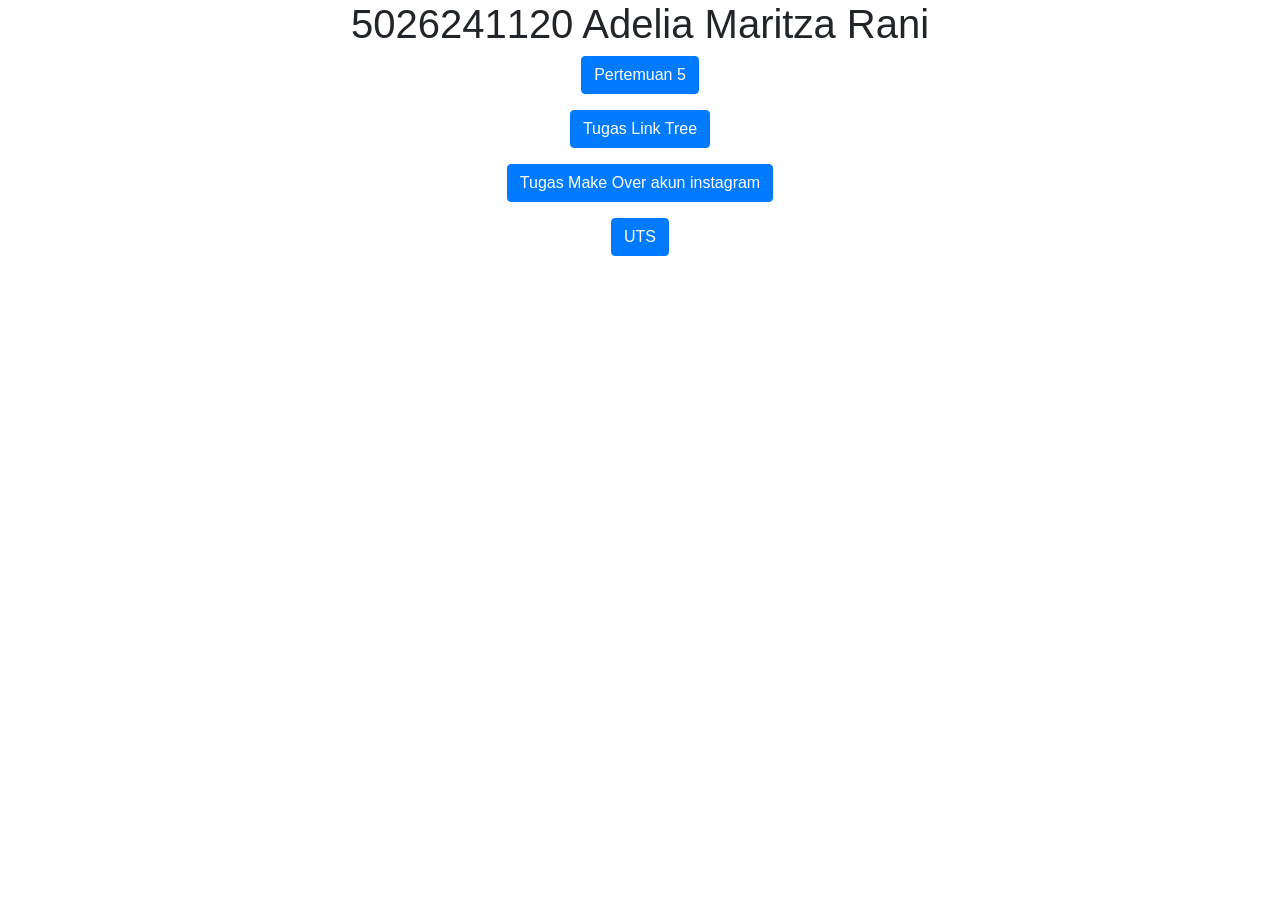
<file: index.html>
<!DOCTYPE html>
<html lang="en">

<head>
    <title>Latihan Responsif WEB</title>
    <meta charset="utf-8">
    <meta name="viewport" content="width=device-width, initial-scale=1">
    <link rel="stylesheet" href="https://cdn.jsdelivr.net/npm/bootstrap@4.6.2/dist/css/bootstrap.min.css">
    <script src="https://cdn.jsdelivr.net/npm/jquery@3.7.1/dist/jquery.slim.min.js"></script>
    <script src="https://cdn.jsdelivr.net/npm/popper.js@1.16.1/dist/umd/popper.min.js"></script>
    <script src="https://cdn.jsdelivr.net/npm/bootstrap@4.6.2/dist/js/bootstrap.bundle.min.js"></script>
</head>

<body>
    <div class="container">
        <center>
            <h1>5026241120 Adelia Maritza Rani</h1>
            <p>
                <a href="pertemuan5.html" target="_blank" class="btn btn-primary">
                    Pertemuan 5
                </a>
            </p>
            <p>
                <a href="linktree.html" target="_blank" class="btn btn-primary">
                    Tugas Link Tree
                </a>
            </p>
            <p>
                <a href="tugas_ets.html" target="_blank" class="btn btn-primary">
                    Tugas Make Over akun instagram
                </a>
            </p>

            <p>
                <a href="Adel_5026241120.html" target="_blank" class="btn btn-primary">
                    UTS
                </a>
            </p>
        </center>

    </div>

    </div>

</body>

</html>
</file>
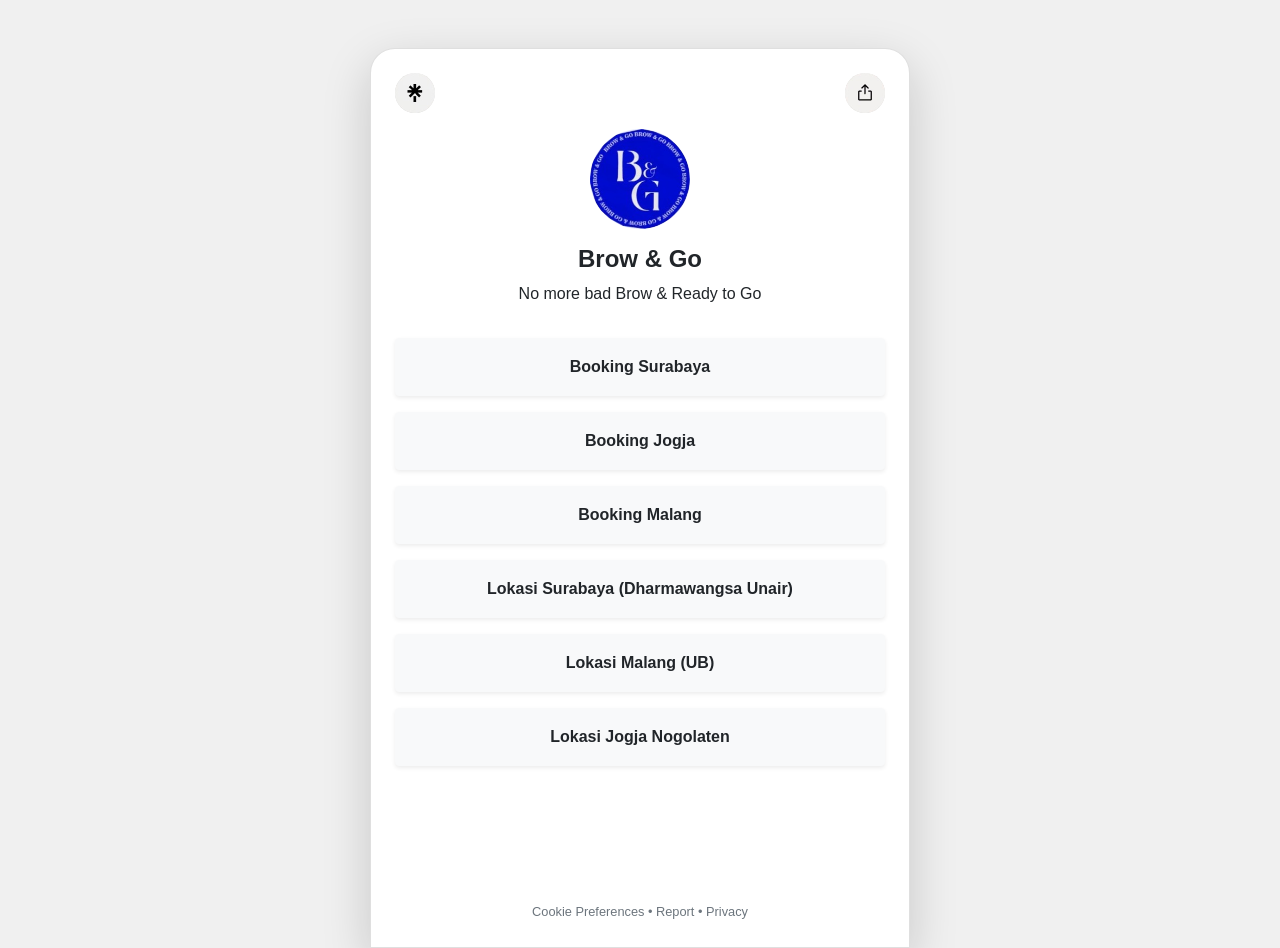
<file: linktree.html>
<!DOCTYPE html>
<html lang="en">

<head>
    <title>Brow n GO LinkTree</title>
    <meta charset="utf-8">
    <meta name="viewport" content="width=device-width, initial-scale=1">
    <link rel="stylesheet" href="https://cdn.jsdelivr.net/npm/bootstrap@4.6.2/dist/css/bootstrap.min.css">
    <script src="https://cdn.jsdelivr.net/npm/jquery@3.7.1/dist/jquery.slim.min.js"></script>
    <script src="https://cdn.jsdelivr.net/npm/popper.js@1.16.1/dist/umd/popper.min.js"></script>
    <script src="https://cdn.jsdelivr.net/npm/bootstrap@4.6.2/dist/js/bootstrap.bundle.min.js"></script>
    <style>
        .shadow-lg {
            border-top-left-radius: 25px;
            border-top-right-radius: 25px;
            border-bottom-left-radius: 0;
            border-bottom-right-radius: 0;
        }

        .card {
            min-height: 100vh;
            display: flex;
            flex-direction: column;
        }
    </style>
</head>

<body style="background-color: #f0f0f0;">

    <div class="container mt-5">
        <div class="row justify-content-center">
            <div class="col-6 text-center">
                <div class="card text-center shadow-lg p-4 position-relative">
                    <div class="d-flex justify-content-between">
                        <img src="linktree-assets/pohon.jpeg" class="rounded-circle bg-light " width="40"
                            style="top: 10px; left: 10px;" width="40"></img>
                        <img src="linktree-assets/share.jpeg" class="rounded-circle bg-light" width="40"
                            style="top: 10px; right: 10px;" width="40"></img>
                    </div>
                    <div class=" mt-3 text-center">
                        <img src="linktree-assets/profile2.jpeg" class="rounded-circle bg-light" width="100">
                        <h4 class="mt-3"> <b> Brow & Go <br> </b></h4>
                        <p> No more bad Brow & Ready to Go</p>
                    </div>


                    <a href=""
                        class="btn btn-light w-100 mt-3 shadow-sm py-3">
                        <b>Booking Surabaya</b>
                    </a>
                    <a href=""
                        class="btn btn-light w-100 mt-3 shadow-sm py-3">
                        <b>Booking Jogja</b>
                    </a>

                    <a href=""
                        class="btn btn-light w-100 mt-3 shadow-sm py-3">
                        <b>Booking Malang</b>
                    </a>

                    <a href=""
                        class="btn btn-light w-100 mt-3 shadow-sm py-3">
                        <b>Lokasi Surabaya (Dharmawangsa Unair)</b>
                    </a>

                    <a href=""
                        class="btn btn-light w-100 mt-3 shadow-sm py-3">
                        <b>Lokasi Malang (UB)</b>
                    </a>

                    <a href=""
                        class="btn btn-light w-100 mt-3 shadow-sm py-3">
                        <b>Lokasi Jogja Nogolaten</b>
                    </a>

                    

                    <div class="mt-auto text-center">
                        <small class="text-muted">Cookie Preferences • Report • Privacy</small>
                    </div>
                </div>

            </div>

        </div>
    </div>

</body>

</html>
</file>
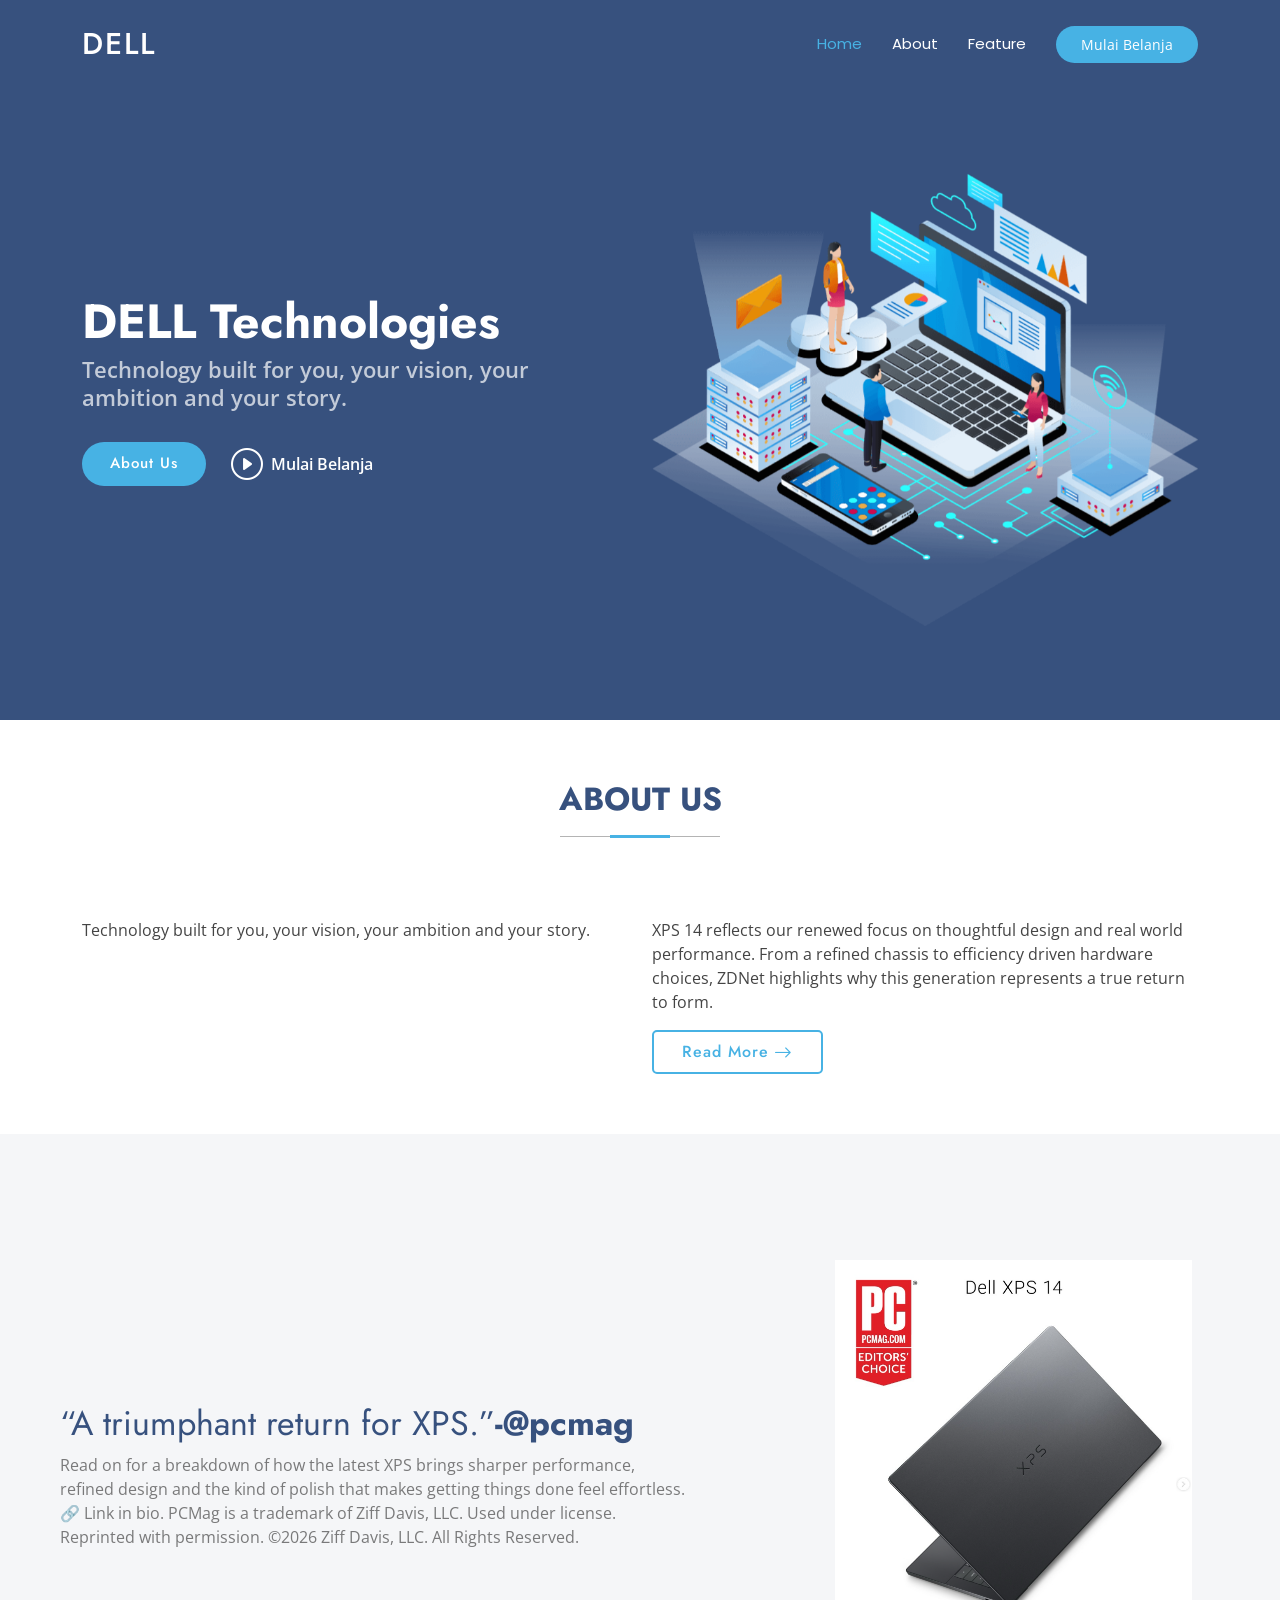
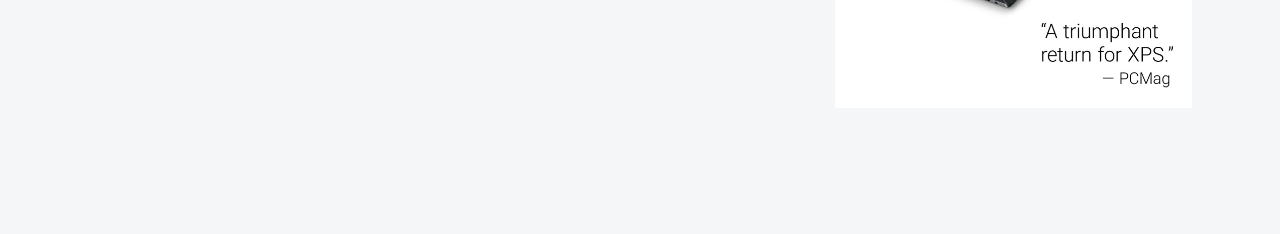
<file: pertemuan5.html>
<!DOCTYPE html>
<html lang="en">

<head>
    <meta charset="utf-8">
    <meta content="width=device-width, initial-scale=1.0" name="viewport">
    <title>DELL</title>
    <meta name="description" content="">
    <meta name="keywords" content="">

    <!-- Favicons -->
    <link href="assets/img/favicon.png" rel="icon">
    <link href="assets/img/apple-touch-icon.png" rel="apple-touch-icon">

    <!-- Fonts -->
    <link href="https://fonts.googleapis.com" rel="preconnect">
    <link href="https://fonts.gstatic.com" rel="preconnect" crossorigin>
    <link
        href="https://fonts.googleapis.com/css2?family=Open+Sans:ital,wght@0,300;0,400;0,500;0,600;0,700;0,800;1,300;1,400;1,500;1,600;1,700;1,800&family=Poppins:ital,wght@0,100;0,200;0,300;0,400;0,500;0,600;0,700;0,800;0,900;1,100;1,200;1,300;1,400;1,500;1,600;1,700;1,800;1,900&family=Jost:ital,wght@0,100;0,200;0,300;0,400;0,500;0,600;0,700;0,800;0,900;1,100;1,200;1,300;1,400;1,500;1,600;1,700;1,800;1,900&display=swap"
        rel="stylesheet">

    <!-- Vendor CSS Files -->
    <link href="assets/vendor/bootstrap/css/bootstrap.min.css" rel="stylesheet">
    <link href="assets/vendor/bootstrap-icons/bootstrap-icons.css" rel="stylesheet">
    <link href="assets/vendor/aos/aos.css" rel="stylesheet">
    <link href="assets/vendor/glightbox/css/glightbox.min.css" rel="stylesheet">
    <link href="assets/vendor/swiper/swiper-bundle.min.css" rel="stylesheet">

    <!-- Main CSS File -->
    <link href="assets/css/main.css" rel="stylesheet">

    <!-- =======================================================
  * Template Name: Arsha
  * Template URL: https://bootstrapmade.com/arsha-free-bootstrap-html-template-corporate/
  * Updated: Feb 22 2025 with Bootstrap v5.3.3
  * Author: BootstrapMade.com
  * License: https://bootstrapmade.com/license/
  ======================================================== -->
</head>

<body class="index-page">
    <header id="header" class="header d-flex align-items-center fixed-top">
        <div class="container-fluid container-xl position-relative d-flex align-items-center">

            <a href="index.html" class="logo d-flex align-items-center me-auto">
                <!-- Uncomment the line below if you also wish to use an image logo -->
                <!-- <img src="assets/img/logo.webp" alt=""> -->
                <h1 class="sitename">Dell</h1>
            </a>

            <nav id="navmenu" class="navmenu">
                <ul>
                    <li><a href="#hero" class="active">Home</a></li>
                    <li><a href="#about">About</a></li>
                    <li><a href="#unggulan">Feature</a></li>
                </ul>
                <i class="mobile-nav-toggle d-xl-none bi bi-list"></i>
            </nav>

            <a class="btn-getstarted" href="#about">Mulai Belanja</a>

        </div>
    </header>

    <main class="main">
        <!-- Hero Section -->
        <section id="hero" class="hero section dark-background">

            <div class="container">
                <div class="row gy-4">
                    <div class="col-lg-6 order-2 order-lg-1 d-flex flex-column justify-content-center"
                        data-aos="zoom-out">
                        <h1>DELL Technologies</h1>
                        <p>Technology built for you, your vision, your ambition and your story. </p>
                        <div class="d-flex">
                            <a href="#about" class="btn-get-started">About Us</a>
                            <a href="visitstore.bio/dell?tab=ig"
                                class="glightbox btn-watch-video d-flex align-items-center"><i
                                    class="bi bi-play-circle"></i><span>Mulai Belanja</span></a>
                        </div>
                    </div>
                    <div class="col-lg-6 order-1 order-lg-2 hero-img" data-aos="zoom-out" data-aos-delay="200">
                        <img src="assets/img/hero-img.png" class="img-fluid animated" alt="">
                    </div>
                </div>
            </div>

        </section><!-- /Hero Section -->

        <!-- About Section -->
        <section id="about" class="about section">

            <!-- Section Title -->
            <div class="container section-title" data-aos="fade-up">
                <h2>About Us</h2>
            </div><!-- End Section Title -->

            <div class="container">

                <div class="row gy-4">

                    <div class="col-lg-6 content" data-aos="fade-up" data-aos-delay="100">
                        <p>
                            Technology built for you, your vision, your ambition and your story.
                        </p>
                    </div>

                    <div class="col-lg-6" data-aos="fade-up" data-aos-delay="200">
                        <p>XPS 14 reflects our renewed focus on thoughtful design and real world performance. From a
                            refined chassis to efficiency driven hardware choices, ZDNet highlights why this generation
                            represents a true return to form.</p>
                        <a href="#" class="read-more"><span>Read More</span><i class="bi bi-arrow-right"></i></a>
                    </div>

                </div>

            </div>

        </section><!-- /About Section -->

        <!-- Unggulan Section -->
        <section id="unggulan" class="section why-us light-background" data-builder="section">

            <div class="container-fluid">

                <div class="row gy-4">

                    <div class="col-lg-7 d-flex flex-column justify-content-center order-2 order-lg-1">

                        <div class="content px-xl-5" data-aos="fade-up" data-aos-delay="100">
                            <h3><span>“A triumphant return for XPS.”</span><strong>-@pcmag</strong></h3>
                            <p>
                                Read on for a breakdown of how the latest XPS brings sharper performance, refined
                                design and the kind of polish that makes getting things done feel effortless. 🔗
                                Link in bio.

                                PCMag is a trademark of Ziff Davis, LLC. Used under license. Reprinted with
                                permission. ©️2026 Ziff Davis, LLC. All Rights Reserved.
                            </p>
                        </div>

                    </div>

                    <div class="col-lg-5 order-1 order-lg-2 why-us-img">
                        <img src="assets/img/dell-xps.png" class="img-fluid" alt="" data-aos="zoom-in"
                            data-aos-delay="100">
                    </div>
                </div>

            </div>

        </section><!-- /Unggulan Section -->
    </main>

    <!-- Scroll Top -->
    <a href="#" id="scroll-top" class="scroll-top d-flex align-items-center justify-content-center"><i
            class="bi bi-arrow-up-short"></i></a>

    <!-- Preloader -->
    <div id="preloader"></div>

    <!-- Vendor JS Files -->
    <script src="assets/vendor/bootstrap/js/bootstrap.bundle.min.js"></script>
    <script src="assets/vendor/php-email-form/validate.js"></script>
    <script src="assets/vendor/aos/aos.js"></script>
    <script src="assets/vendor/glightbox/js/glightbox.min.js"></script>
    <script src="assets/vendor/swiper/swiper-bundle.min.js"></script>
    <script src="assets/vendor/waypoints/noframework.waypoints.js"></script>
    <script src="assets/vendor/imagesloaded/imagesloaded.pkgd.min.js"></script>
    <script src="assets/vendor/isotope-layout/isotope.pkgd.min.js"></script>

    <!-- Main JS File -->
    <script src="assets/js/main.js"></script>

</body>

</html>
</file>
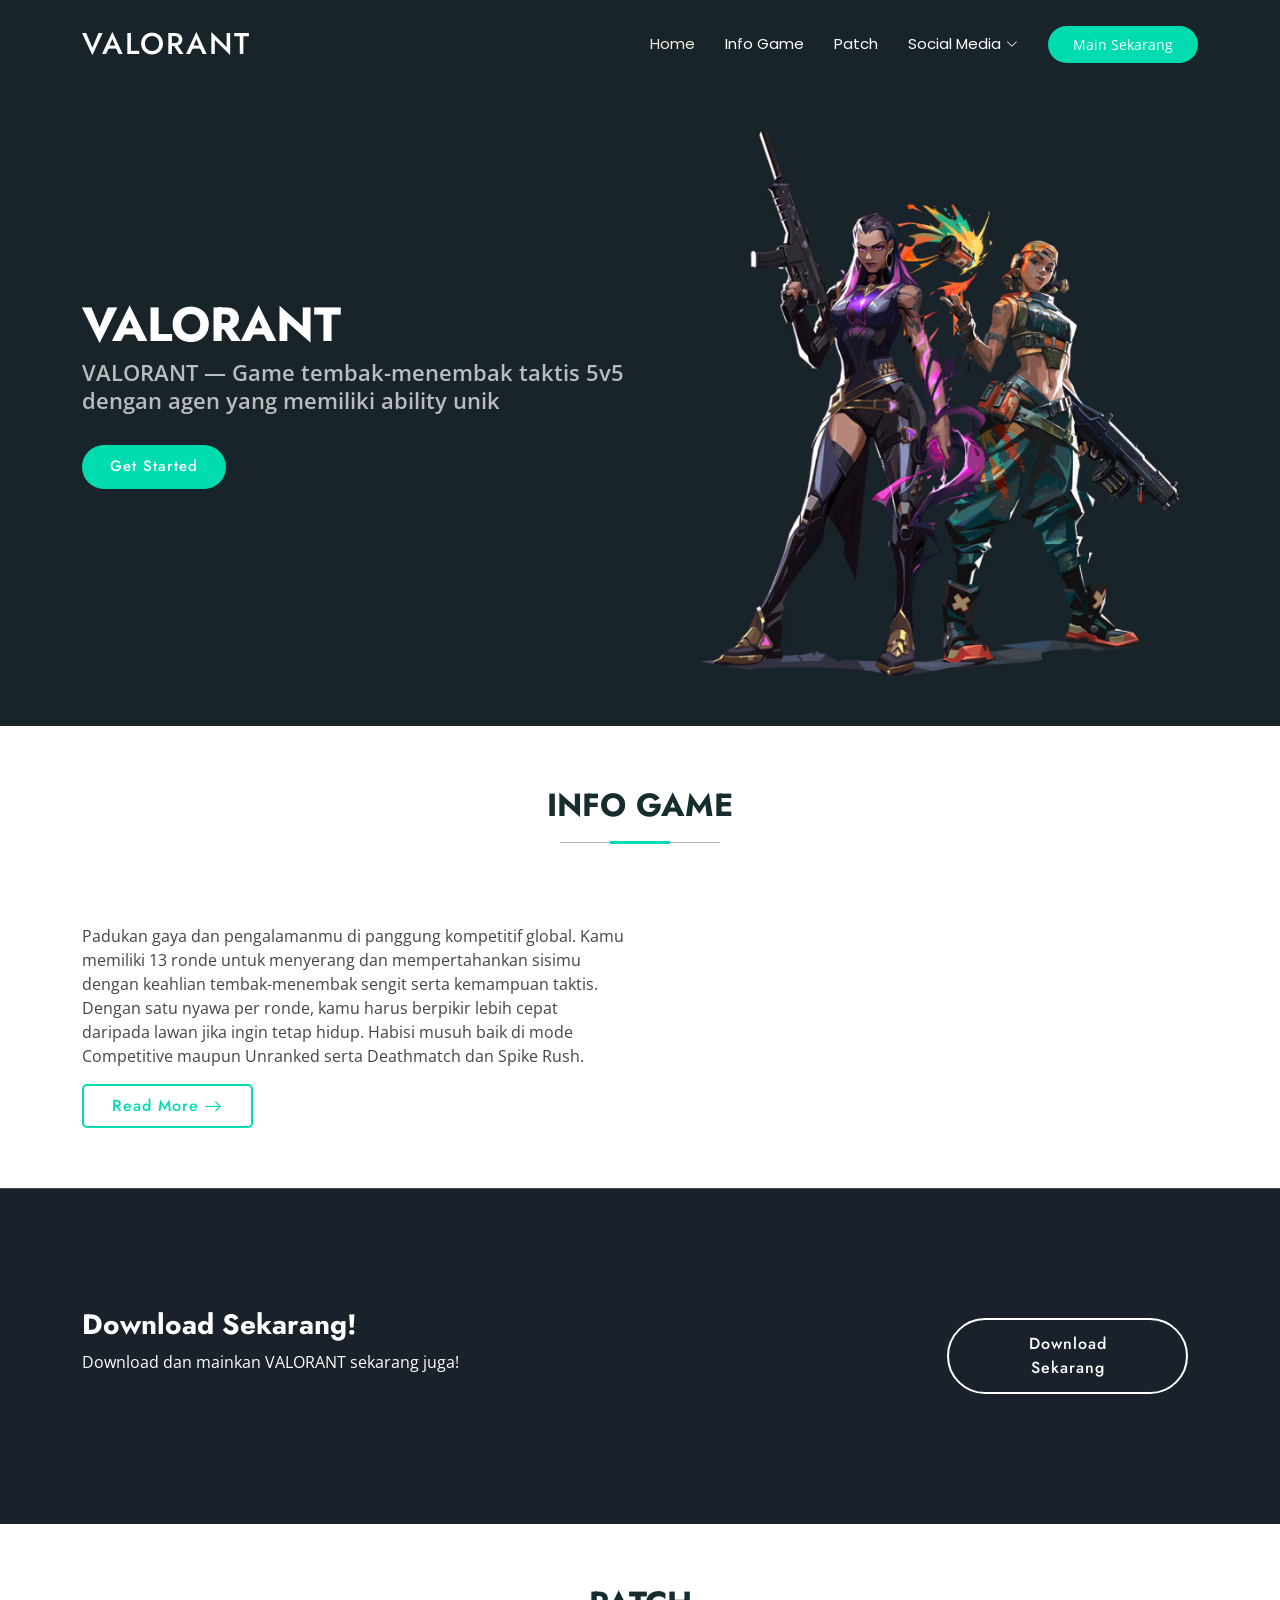
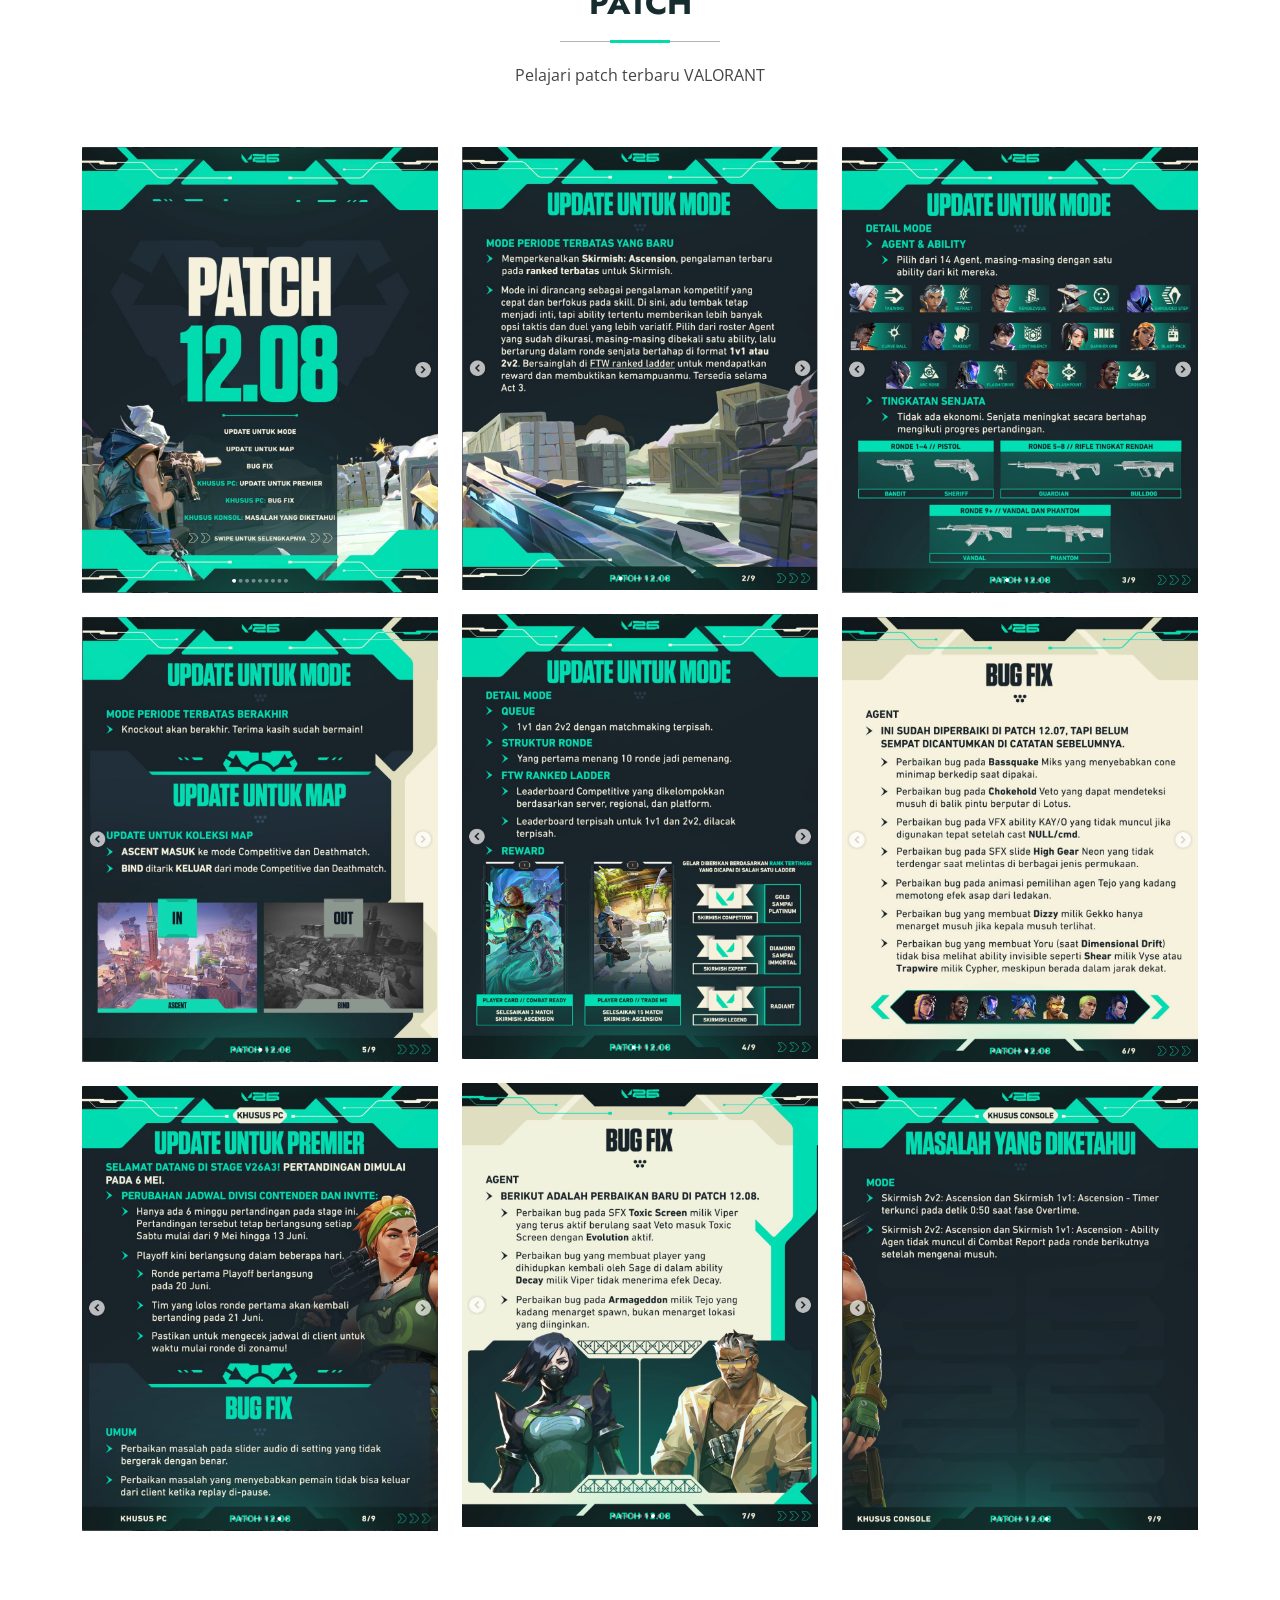
<file: tugas_ets.html>
<!DOCTYPE html>
<html lang="en">

<head>
  <meta charset="utf-8">
  <meta content="width=device-width, initial-scale=1.0" name="viewport">
  <title>Valorant Indonesia</title>
  <meta name="description" content="">
  <meta name="keywords" content="">

  <!-- Fonts -->
  <link href="https://fonts.googleapis.com" rel="preconnect">
  <link href="https://fonts.gstatic.com" rel="preconnect" crossorigin>
  <link href="https://fonts.googleapis.com/css2?family=Open+Sans:ital,wght@0,300;0,400;0,500;0,600;0,700;0,800;1,300;1,400;1,500;1,600;1,700;1,800&family=Poppins:ital,wght@0,100;0,200;0,300;0,400;0,500;0,600;0,700;0,800;0,900;1,100;1,200;1,300;1,400;1,500;1,600;1,700;1,800;1,900&family=Jost:ital,wght@0,100;0,200;0,300;0,400;0,500;0,600;0,700;0,800;0,900;1,100;1,200;1,300;1,400;1,500;1,600;1,700;1,800;1,900&display=swap" rel="stylesheet">

  <!-- Vendor CSS Files -->
  <link href="tugasets-assets/vendor/bootstrap/css/bootstrap.min.css" rel="stylesheet">
  <link href="tugasets-assets/vendor/bootstrap-icons/bootstrap-icons.css" rel="stylesheet">
  <link href="tugasets-assets/vendor/aos/aos.css" rel="stylesheet">
  <link href="tugasets-assets/vendor/glightbox/css/glightbox.min.css" rel="stylesheet">
  <link href="tugasets-assets/vendor/swiper/swiper-bundle.min.css" rel="stylesheet">

  <!-- Main CSS File -->
  <link href="tugasets-assets/css/main.css" rel="stylesheet">

  <!-- =======================================================
  * Template Name: Arsha
  * Template URL: https://bootstrapmade.com/arsha-free-bootstrap-html-template-corporate/
  * Updated: Feb 22 2025 with Bootstrap v5.3.3
  * Author: BootstrapMade.com
  * License: https://bootstrapmade.com/license/
  ======================================================== -->
</head>

<body class="index-page">

  <header id="header" class="header d-flex align-items-center fixed-top">
    <div class="container-fluid container-xl position-relative d-flex align-items-center">

      <a href="index.html" class="logo d-flex align-items-center me-auto">
        <!-- Uncomment the line below if you also wish to use an image logo -->
        <!-- <img src="assets/img/logo.webp" alt=""> -->
        <h1 class="sitename">Valorant</h1>
      </a>

      <nav id="navmenu" class="navmenu">
        <ul>
          <li><a href="#hero" class="active">Home</a></li>
          <li><a href="#about">Info Game</a></li>
          <li><a href="#portfolio">Patch</a></li>
          <li class="dropdown"><a href="#"><span>Social Media</span> <i class="bi bi-chevron-down toggle-dropdown"></i></a>
            <ul>
              <li><a href="#">Instagram</a></li>
              <li><a href="#">Twitter</a></li>
              <li><a href="#">YouTube</a></li>
            </ul>
          </li>
        </ul>
        <i class="mobile-nav-toggle d-xl-none bi bi-list"></i>
      </nav>

      <a class="btn-getstarted" href="#about">Main Sekarang</a>

    </div>
  </header>

  <main class="main">

    <!-- Hero Section -->
    <section id="hero" class="hero section dark-background">

      <div class="container">
        <div class="row gy-4">
          <div class="col-lg-6 order-2 order-lg-1 d-flex flex-column justify-content-center" data-aos="zoom-out">
            <h1>VALORANT</h1>
            <p>VALORANT — Game tembak-menembak taktis 5v5 dengan agen yang memiliki ability unik</p>
            <div class="d-flex">
              <a href="#about" class="btn-get-started">Get Started</a>
            </div>
          </div>
          <div class="col-lg-6 order-1 order-lg-2 hero-img" data-aos="zoom-out" data-aos-delay="200">
            <img src="tugasets-assets/img/hero-img.avif" class="img-fluid animated" alt="">
          </div>
        </div>
      </div>

    </section><!-- /Hero Section -->

   

    <!-- About Section -->
    <section id="about" class="about section">

      <!-- Section Title -->
      <div class="container section-title" data-aos="fade-up">
        <h2>Info Game</h2>
      </div><!-- End Section Title -->

      <div class="container">

        <div class="row gy-4">


          <div class="col-lg-6" data-aos="fade-up" data-aos-delay="200">
            <p>Padukan gaya dan pengalamanmu di panggung kompetitif global. Kamu memiliki 13 ronde untuk menyerang dan mempertahankan sisimu dengan keahlian tembak-menembak sengit serta kemampuan taktis. Dengan satu nyawa per ronde, kamu harus berpikir lebih cepat daripada lawan jika ingin tetap hidup. Habisi musuh baik di mode Competitive maupun Unranked serta Deathmatch dan Spike Rush.</p>
            <a href="#" class="read-more"><span>Read More</span><i class="bi bi-arrow-right"></i></a>
          </div>

        </div>

      </div>

    </section><!-- /About Section -->
    

    <!-- Call To Action Section -->
    <section id="call-to-action" class="call-to-action section dark-background">

      <img src="tugasets-assets/img/bg/cta.jpg" alt="">

      <div class="container">

        <div class="row" data-aos="zoom-in" data-aos-delay="100">
          <div class="col-xl-9 text-center text-xl-start">
            <h3>Download Sekarang!</h3>
            <p>Download dan mainkan VALORANT sekarang juga!</p>
          </div>
          <div class="col-xl-3 cta-btn-container text-center">
            <a class="cta-btn align-middle" href="#">Download Sekarang</a>
          </div>
        </div>

      </div>

    </section><!-- /Call To Action Section -->

    <!-- Portfolio Section -->
    <section id="portfolio" class="portfolio section">

      <!-- Section Title -->
      <div class="container section-title" data-aos="fade-up">
        <h2>Patch</h2>
        <p>Pelajari patch terbaru VALORANT</p>
      </div><!-- End Section Title -->

      <div class="container">

        <div class="isotope-layout" data-default-filter="*" data-layout="masonry" data-sort="original-order">


          <div class="row gy-4 isotope-container" data-aos="fade-up" data-aos-delay="200">

            <div class="col-lg-4 col-md-6 portfolio-item isotope-item filter-app">
              <img src="tugasets-assets/img/portfolio/patch1.png" class="img-fluid" alt="">
              <div class="portfolio-info">
                <h4>Slide 1</h4>
                <a href="tugasets-assets/img/portfolio/patch1.png" title="App 1" data-gallery="portfolio-gallery-app" class="glightbox preview-link"><i class="bi bi-zoom-in"></i></a>
                <a href="portfolio-details.html" title="More Details" class="details-link"><i class="bi bi-link-45deg"></i></a>
              </div>
            </div><!-- End Portfolio Item -->

            <div class="col-lg-4 col-md-6 portfolio-item isotope-item filter-product">
              <img src="tugasets-assets/img/portfolio/patch2.png" class="img-fluid" alt="">
              <div class="portfolio-info">
                <h4>Slide 2</h4>
                <a href="tugasets-assets/img/portfolio/patch2.png" title="Product 1" data-gallery="portfolio-gallery-product" class="glightbox preview-link"><i class="bi bi-zoom-in"></i></a>
                <a href="portfolio-details.html" title="More Details" class="details-link"><i class="bi bi-link-45deg"></i></a>
              </div>
            </div><!-- End Portfolio Item -->

            <div class="col-lg-4 col-md-6 portfolio-item isotope-item filter-branding">
              <img src="tugasets-assets/img/portfolio/patch3.png" class="img-fluid" alt="">
              <div class="portfolio-info">
                <h4>Slide 3</h4>
                <a href="tugasets-assets/img/portfolio/patch3.png" title="Branding 1" data-gallery="portfolio-gallery-branding" class="glightbox preview-link"><i class="bi bi-zoom-in"></i></a>
                <a href="portfolio-details.html" title="More Details" class="details-link"><i class="bi bi-link-45deg"></i></a>
              </div>
            </div><!-- End Portfolio Item -->

            <div class="col-lg-4 col-md-6 portfolio-item isotope-item filter-app">
              <img src="tugasets-assets/img/portfolio/patch4.png" class="img-fluid" alt="">
              <div class="portfolio-info">
                <h4>Slide 4</h4>
                <a href="tugasets-assets/img/portfolio/patch4.png" title="App 2" data-gallery="portfolio-gallery-app" class="glightbox preview-link"><i class="bi bi-zoom-in"></i></a>
                <a href="portfolio-details.html" title="More Details" class="details-link"><i class="bi bi-link-45deg"></i></a>
              </div>
            </div><!-- End Portfolio Item -->

            <div class="col-lg-4 col-md-6 portfolio-item isotope-item filter-product">
              <img src="tugasets-assets/img/portfolio/patch5.png" class="img-fluid" alt="">
              <div class="portfolio-info">
                <h4>Slide 5</h4>
                <a href="tugasets-assets/img/portfolio/patch5.png" title="Product 2" data-gallery="portfolio-gallery-product" class="glightbox preview-link"><i class="bi bi-zoom-in"></i></a>
                <a href="portfolio-details.html" title="More Details" class="details-link"><i class="bi bi-link-45deg"></i></a>
              </div>
            </div><!-- End Portfolio Item -->

            <div class="col-lg-4 col-md-6 portfolio-item isotope-item filter-branding">
              <img src="tugasets-assets/img/portfolio/patch6.png" class="img-fluid" alt="">
              <div class="portfolio-info">
                <h4>Slide 6</h4>
                <a href="tugasets-assets/img/portfolio/patch6.png" title="Branding 2" data-gallery="portfolio-gallery-branding" class="glightbox preview-link"><i class="bi bi-zoom-in"></i></a>
                <a href="portfolio-details.html" title="More Details" class="details-link"><i class="bi bi-link-45deg"></i></a>
              </div>
            </div><!-- End Portfolio Item -->

            <div class="col-lg-4 col-md-6 portfolio-item isotope-item filter-app">
              <img src="tugasets-assets/img/portfolio/patch7.png" class="img-fluid" alt="">
              <div class="portfolio-info">
                <h4>Slide 7</h4>
                <a href="tugasets-assets/img/portfolio/patch7.png" title="App 3" data-gallery="portfolio-gallery-app" class="glightbox preview-link"><i class="bi bi-zoom-in"></i></a>
                <a href="portfolio-details.html" title="More Details" class="details-link"><i class="bi bi-link-45deg"></i></a>
              </div>
            </div><!-- End Portfolio Item -->

            <div class="col-lg-4 col-md-6 portfolio-item isotope-item filter-product">
              <img src="tugasets-assets/img/portfolio/patch8.png" class="img-fluid" alt="">
              <div class="portfolio-info">
                <h4>Slide 8</h4>
                <a href="tugasets-assets/img/portfolio/patch8.png" title="Product 3" data-gallery="portfolio-gallery-product" class="glightbox preview-link"><i class="bi bi-zoom-in"></i></a>
                <a href="portfolio-details.html" title="More Details" class="details-link"><i class="bi bi-link-45deg"></i></a>
              </div>
            </div><!-- End Portfolio Item -->

            <div class="col-lg-4 col-md-6 portfolio-item isotope-item filter-branding">
              <img src="tugasets-assets/img/portfolio/patch9.png" class="img-fluid" alt="">
              <div class="portfolio-info">
                <h4>Slide 9</h4>
                <a href="tugasets-assets/img/portfolio/patch9.png" title="Branding 2" data-gallery="portfolio-gallery-branding" class="glightbox preview-link"><i class="bi bi-zoom-in"></i></a>
                <a href="portfolio-details.html" title="More Details" class="details-link"><i class="bi bi-link-45deg"></i></a>
              </div>
            </div><!-- End Portfolio Item -->

          </div><!-- End Portfolio Container -->

        </div>

      </div>

    </section><!-- /Portfolio Section -->

    

    <!-- Testimonials Section -->
    <section id="testimonials" class="testimonials section">

      <!-- Section Title -->
      <div class="container section-title" data-aos="fade-up">
        <h2>Valorant Creator</h2>
      </div><!-- End Section Title -->

      <div class="container" data-aos="fade-up" data-aos-delay="100">

        <div class="swiper init-swiper">
          <script type="application/json" class="swiper-config">
            {
              "loop": true,
              "speed": 600,
              "autoplay": {
                "delay": 5000
              },
              "slidesPerView": "auto",
              "pagination": {
                "el": ".swiper-pagination",
                "type": "bullets",
                "clickable": true
              }
            }
          </script>
          <div class="swiper-wrapper">

            <div class="swiper-slide">
              <div class="testimonial-item">
                <img src="tugasets-assets/img/person/person1.png" class="testimonial-img" alt="">
                <h3>NABBSKY</h3>
                <h4>Creator Terfavorit</h4>
                <div class="stars">
                  <i class="bi bi-star-fill"></i><i class="bi bi-star-fill"></i><i class="bi bi-star-fill"></i><i class="bi bi-star-fill"></i><i class="bi bi-star-fill"></i>
                </div>
                <p>
                  <i class="bi bi-quote quote-icon-left"></i>
                  <span>Selamat buat tomangbased dari TikTok yang udah kasih support ke nabbsky selama Perkedel Cup berlangsung lewat kolom komentar.</span>
                  <i class="bi bi-quote quote-icon-right"></i>
                </p>
              </div>
            </div><!-- End testimonial item -->

            <div class="swiper-slide">
              <div class="testimonial-item">
                <img src="tugasets-assets/img/person/person2.png" class="testimonial-img" alt="">
                <h3>POKEEDEX</h3>
                <h4>Content Creator</h4>
                <div class="stars">
                  <i class="bi bi-star-fill"></i><i class="bi bi-star-fill"></i><i class="bi bi-star-fill"></i><i class="bi bi-star-fill"></i><i class="bi bi-star-fill"></i>
                </div>
                <p>
                  <i class="bi bi-quote quote-icon-left"></i>
                  <span>Coba intip playstyle dari creator TikTok kita, @/pokeedex. Kalau penasaran sama konten lainnya, langsung follow TikTok dia. Stream sama videonya ga kalah keren & lucu dari ini!</span>
                  <i class="bi bi-quote quote-icon-right"></i>
                </p>
              </div>
            </div><!-- End testimonial item -->


          </div>
          <div class="swiper-pagination"></div>
        </div>

      </div>

    </section><!-- /Testimonials Section -->

  

  <!-- Scroll Top -->
  <a href="#" id="scroll-top" class="scroll-top d-flex align-items-center justify-content-center"><i class="bi bi-arrow-up-short"></i></a>

  <!-- Preloader -->
  <div id="preloader"></div>

  <!-- Vendor JS Files -->
  <script src="tugasets-assets/vendor/bootstrap/js/bootstrap.bundle.min.js"></script>
  <script src="tugasets-assets/vendor/php-email-form/validate.js"></script>
  <script src="tugasets-assets/vendor/aos/aos.js"></script>
  <script src="tugasets-assets/vendor/glightbox/js/glightbox.min.js"></script>
  <script src="tugasets-assets/vendor/swiper/swiper-bundle.min.js"></script>
  <script src="tugasets-assets/vendor/waypoints/noframework.waypoints.js"></script>
  <script src="tugasets-assets/vendor/imagesloaded/imagesloaded.pkgd.min.js"></script>
  <script src="tugasets-assets/vendor/isotope-layout/isotope.pkgd.min.js"></script>

  <!-- Main JS File -->
  <script src="tugasets-assets/js/main.js"></script>

</body>

</html>
</file>
<file: assets/css/main.css>
/**
* Template Name: Arsha
* Template URL: https://bootstrapmade.com/arsha-free-bootstrap-html-template-corporate/
* Updated: Feb 22 2025 with Bootstrap v5.3.3
* Author: BootstrapMade.com
* License: https://bootstrapmade.com/license/
*/

/*--------------------------------------------------------------
# Font & Color Variables
# Help: https://bootstrapmade.com/color-system/
--------------------------------------------------------------*/
/* Fonts */
:root {
  --default-font: "Open Sans",  system-ui, -apple-system, "Segoe UI", Roboto, "Helvetica Neue", Arial, "Noto Sans", "Liberation Sans", sans-serif, "Apple Color Emoji", "Segoe UI Emoji", "Segoe UI Symbol", "Noto Color Emoji";
  --heading-font: "Jost",  sans-serif;
  --nav-font: "Poppins",  sans-serif;
}

/* Global Colors - The following color variables are used throughout the website. Updating them here will change the color scheme of the entire website */
:root { 
  --background-color: #ffffff; /* Background color for the entire website, including individual sections */
  --default-color: #444444; /* Default color used for the majority of the text content across the entire website */
  --heading-color: #37517e; /* Color for headings, subheadings and title throughout the website */
  --accent-color: #47b2e4; /* Accent color that represents your brand on the website. It's used for buttons, links, and other elements that need to stand out */
  --surface-color: #ffffff; /* The surface color is used as a background of boxed elements within sections, such as cards, icon boxes, or other elements that require a visual separation from the global background. */
  --contrast-color: #ffffff; /* Contrast color for text, ensuring readability against backgrounds of accent, heading, or default colors. */
}

/* Nav Menu Colors - The following color variables are used specifically for the navigation menu. They are separate from the global colors to allow for more customization options */
:root {
  --nav-color: #ffffff;  /* The default color of the main navmenu links */
  --nav-hover-color: #47b2e4; /* Applied to main navmenu links when they are hovered over or active */
  --nav-mobile-background-color: #ffffff; /* Used as the background color for mobile navigation menu */
  --nav-dropdown-background-color: #ffffff; /* Used as the background color for dropdown items that appear when hovering over primary navigation items */
  --nav-dropdown-color: #444444; /* Used for navigation links of the dropdown items in the navigation menu. */
  --nav-dropdown-hover-color: #47b2e4; /* Similar to --nav-hover-color, this color is applied to dropdown navigation links when they are hovered over. */
}

/* Color Presets - These classes override global colors when applied to any section or element, providing reuse of the sam color scheme. */

.light-background {
  --background-color: #f5f6f8;
  --surface-color: #ffffff;
}

.dark-background {
  --background-color: #37517e;
  --default-color: #ffffff;
  --heading-color: #ffffff;
  --surface-color: #4668a2;
  --contrast-color: #ffffff;
}

/* Smooth scroll */
:root {
  scroll-behavior: smooth;
}

/*--------------------------------------------------------------
# General Styling & Shared Classes
--------------------------------------------------------------*/
body {
  color: var(--default-color);
  background-color: var(--background-color);
  font-family: var(--default-font);
}

a {
  color: var(--accent-color);
  text-decoration: none;
  transition: 0.3s;
}

a:hover {
  color: color-mix(in srgb, var(--accent-color), transparent 25%);
  text-decoration: none;
}

h1,
h2,
h3,
h4,
h5,
h6 {
  color: var(--heading-color);
  font-family: var(--heading-font);
}

/* PHP Email Form Messages
------------------------------*/
.php-email-form .error-message {
  display: none;
  background: #df1529;
  color: #ffffff;
  text-align: left;
  padding: 15px;
  margin-bottom: 24px;
  font-weight: 600;
}

.php-email-form .sent-message {
  display: none;
  color: #ffffff;
  background: #059652;
  text-align: center;
  padding: 15px;
  margin-bottom: 24px;
  font-weight: 600;
}

.php-email-form .loading {
  display: none;
  background: var(--surface-color);
  text-align: center;
  padding: 15px;
  margin-bottom: 24px;
}

.php-email-form .loading:before {
  content: "";
  display: inline-block;
  border-radius: 50%;
  width: 24px;
  height: 24px;
  margin: 0 10px -6px 0;
  border: 3px solid var(--accent-color);
  border-top-color: var(--surface-color);
  animation: php-email-form-loading 1s linear infinite;
}

@keyframes php-email-form-loading {
  0% {
    transform: rotate(0deg);
  }

  100% {
    transform: rotate(360deg);
  }
}

/*--------------------------------------------------------------
# Global Header
--------------------------------------------------------------*/
.header {
  --background-color: #3d4d6a;
  --heading-color: #ffffff;
  color: var(--default-color);
  background-color: var(--background-color);
  padding: 15px 0;
  transition: all 0.5s;
  z-index: 997;
}

.header .logo {
  line-height: 1;
}

.header .logo img {
  max-height: 36px;
  margin-right: 8px;
}

.header .logo h1 {
  font-size: 30px;
  margin: 0;
  font-weight: 500;
  color: var(--heading-color);
  letter-spacing: 2px;
  text-transform: uppercase;
}

.header .btn-getstarted,
.header .btn-getstarted:focus {
  color: var(--contrast-color);
  background: var(--accent-color);
  font-size: 14px;
  padding: 8px 25px;
  margin: 0 0 0 30px;
  border-radius: 50px;
  transition: 0.3s;
}

.header .btn-getstarted:hover,
.header .btn-getstarted:focus:hover {
  color: var(--contrast-color);
  background: color-mix(in srgb, var(--accent-color), transparent 15%);
}

@media (max-width: 1200px) {
  .header .logo {
    order: 1;
  }

  .header .btn-getstarted {
    order: 2;
    margin: 0 15px 0 0;
    padding: 6px 15px;
  }

  .header .navmenu {
    order: 3;
  }
}

/* Index Page Header
------------------------------*/
.index-page .header {
  --background-color: rgba(255, 255, 255, 0);
  --heading-color: #ffffff;
  --nav-color: #ffffff;
}

/* Index Page Header on Scroll
------------------------------*/
.index-page.scrolled .header {
  --background-color: rgba(40, 58, 90, 0.9);
}

/*--------------------------------------------------------------
# Navigation Menu
--------------------------------------------------------------*/
/* Desktop Navigation */
@media (min-width: 1200px) {
  .navmenu {
    padding: 0;
  }

  .navmenu ul {
    margin: 0;
    padding: 0;
    display: flex;
    list-style: none;
    align-items: center;
  }

  .navmenu li {
    position: relative;
  }

  .navmenu a,
  .navmenu a:focus {
    color: var(--nav-color);
    padding: 18px 15px;
    font-size: 15px;
    font-family: var(--nav-font);
    font-weight: 400;
    display: flex;
    align-items: center;
    justify-content: space-between;
    white-space: nowrap;
    transition: 0.3s;
  }

  .navmenu a i,
  .navmenu a:focus i {
    font-size: 12px;
    line-height: 0;
    margin-left: 5px;
    transition: 0.3s;
  }

  .navmenu li:last-child a {
    padding-right: 0;
  }

  .navmenu li:hover>a,
  .navmenu .active,
  .navmenu .active:focus {
    color: var(--nav-hover-color);
  }

  .navmenu .dropdown ul {
    margin: 0;
    padding: 10px 0;
    background: var(--nav-dropdown-background-color);
    display: block;
    position: absolute;
    visibility: hidden;
    left: 14px;
    top: 130%;
    opacity: 0;
    transition: 0.3s;
    border-radius: 4px;
    z-index: 99;
    box-shadow: 0px 0px 30px rgba(0, 0, 0, 0.1);
  }

  .navmenu .dropdown ul li {
    min-width: 200px;
  }

  .navmenu .dropdown ul a {
    padding: 10px 20px;
    font-size: 15px;
    text-transform: none;
    color: var(--nav-dropdown-color);
  }

  .navmenu .dropdown ul a i {
    font-size: 12px;
  }

  .navmenu .dropdown ul a:hover,
  .navmenu .dropdown ul .active:hover,
  .navmenu .dropdown ul li:hover>a {
    color: var(--nav-dropdown-hover-color);
  }

  .navmenu .dropdown:hover>ul {
    opacity: 1;
    top: 100%;
    visibility: visible;
  }

  .navmenu .dropdown .dropdown ul {
    top: 0;
    left: -90%;
    visibility: hidden;
  }

  .navmenu .dropdown .dropdown:hover>ul {
    opacity: 1;
    top: 0;
    left: -100%;
    visibility: visible;
  }

  .navmenu .megamenu {
    position: static;
  }

  .navmenu .megamenu ul {
    margin: 0;
    padding: 10px;
    background: var(--nav-dropdown-background-color);
    box-shadow: 0px 0px 20px rgba(0, 0, 0, 0.1);
    position: absolute;
    top: 130%;
    left: 0;
    right: 0;
    visibility: hidden;
    opacity: 0;
    display: flex;
    transition: 0.3s;
    border-radius: 4px;
    z-index: 99;
  }

  .navmenu .megamenu ul li {
    flex: 1;
  }

  .navmenu .megamenu ul li a,
  .navmenu .megamenu ul li:hover>a {
    padding: 10px 20px;
    font-size: 15px;
    color: var(--nav-dropdown-color);
  }

  .navmenu .megamenu ul li a:hover,
  .navmenu .megamenu ul li .active,
  .navmenu .megamenu ul li .active:hover {
    color: var(--nav-dropdown-hover-color);
  }

  .navmenu .megamenu:hover>ul {
    opacity: 1;
    top: 100%;
    visibility: visible;
  }

  .navmenu .dd-box-shadow {
    box-shadow: 0px 0px 30px rgba(0, 0, 0, 0.1);
  }
}

/* Mobile Navigation */
@media (max-width: 1199px) {
  .mobile-nav-toggle {
    color: var(--nav-color);
    font-size: 28px;
    line-height: 0;
    margin-right: 10px;
    cursor: pointer;
    transition: color 0.3s;
  }

  .navmenu {
    padding: 0;
    z-index: 9997;
  }

  .navmenu ul {
    display: none;
    list-style: none;
    position: absolute;
    inset: 60px 20px 20px 20px;
    padding: 10px 0;
    margin: 0;
    border-radius: 6px;
    background-color: var(--nav-mobile-background-color);
    overflow-y: auto;
    transition: 0.3s;
    z-index: 9998;
    box-shadow: 0px 0px 30px rgba(0, 0, 0, 0.1);
  }

  .navmenu a,
  .navmenu a:focus {
    color: var(--nav-dropdown-color);
    padding: 10px 20px;
    font-family: var(--nav-font);
    font-size: 17px;
    font-weight: 500;
    display: flex;
    align-items: center;
    justify-content: space-between;
    white-space: nowrap;
    transition: 0.3s;
  }

  .navmenu a i,
  .navmenu a:focus i {
    font-size: 12px;
    line-height: 0;
    margin-left: 5px;
    width: 30px;
    height: 30px;
    display: flex;
    align-items: center;
    justify-content: center;
    border-radius: 50%;
    transition: 0.3s;
    background-color: color-mix(in srgb, var(--accent-color), transparent 90%);
  }

  .navmenu a i:hover,
  .navmenu a:focus i:hover {
    background-color: var(--accent-color);
    color: var(--contrast-color);
  }

  .navmenu a:hover,
  .navmenu .active,
  .navmenu .active:focus {
    color: var(--nav-dropdown-hover-color);
  }

  .navmenu .active i,
  .navmenu .active:focus i {
    background-color: var(--accent-color);
    color: var(--contrast-color);
    transform: rotate(180deg);
  }

  .navmenu .dropdown ul {
    position: static;
    display: none;
    z-index: 99;
    padding: 10px 0;
    margin: 10px 20px;
    background-color: var(--nav-dropdown-background-color);
    border: 1px solid color-mix(in srgb, var(--default-color), transparent 90%);
    box-shadow: none;
    transition: all 0.5s ease-in-out;
  }

  .navmenu .dropdown ul ul {
    background-color: rgba(33, 37, 41, 0.1);
  }

  .navmenu .dropdown>.dropdown-active {
    display: block;
    background-color: rgba(33, 37, 41, 0.03);
  }

  .mobile-nav-active {
    overflow: hidden;
  }

  .mobile-nav-active .mobile-nav-toggle {
    color: #fff;
    position: absolute;
    font-size: 32px;
    top: 15px;
    right: 15px;
    margin-right: 0;
    z-index: 9999;
  }

  .mobile-nav-active .navmenu {
    position: fixed;
    overflow: hidden;
    inset: 0;
    background: rgba(33, 37, 41, 0.8);
    transition: 0.3s;
  }

  .mobile-nav-active .navmenu>ul {
    display: block;
  }
}

/*--------------------------------------------------------------
# Global Footer
--------------------------------------------------------------*/
.footer {
  color: var(--default-color);
  background-color: var(--background-color);
  font-size: 14px;
  padding-bottom: 50px;
  position: relative;
}

.footer .footer-newsletter {
  background-color: color-mix(in srgb, var(--heading-color), transparent 95%);
  padding: 50px 0;
}

.footer .footer-newsletter h4 {
  font-size: 24px;
}

.footer .footer-newsletter .newsletter-form {
  margin-top: 30px;
  margin-bottom: 15px;
  padding: 6px 8px;
  position: relative;
  background-color: color-mix(in srgb, var(--background-color), transparent 50%);
  border: 1px solid color-mix(in srgb, var(--default-color), transparent 90%);
  box-shadow: 0px 2px 25px rgba(0, 0, 0, 0.1);
  display: flex;
  transition: 0.3s;
  border-radius: 50px;
}

.footer .footer-newsletter .newsletter-form:focus-within {
  border-color: var(--accent-color);
}

.footer .footer-newsletter .newsletter-form input[type=email] {
  border: 0;
  padding: 4px;
  width: 100%;
  background-color: color-mix(in srgb, var(--background-color), transparent 50%);
  color: var(--default-color);
}

.footer .footer-newsletter .newsletter-form input[type=email]:focus-visible {
  outline: none;
}

.footer .footer-newsletter .newsletter-form input[type=submit] {
  border: 0;
  font-size: 16px;
  padding: 0 20px;
  margin: -7px -8px -7px 0;
  background: var(--accent-color);
  color: var(--contrast-color);
  transition: 0.3s;
  border-radius: 50px;
}

.footer .footer-newsletter .newsletter-form input[type=submit]:hover {
  background: color-mix(in srgb, var(--accent-color), transparent 20%);
}

.footer .footer-top {
  padding-top: 50px;
}

.footer .social-links a {
  display: flex;
  align-items: center;
  justify-content: center;
  width: 40px;
  height: 40px;
  border-radius: 50%;
  border: 1px solid color-mix(in srgb, var(--default-color), transparent 50%);
  font-size: 16px;
  color: color-mix(in srgb, var(--default-color), transparent 20%);
  margin-right: 10px;
  transition: 0.3s;
}

.footer .social-links a:hover {
  color: var(--accent-color);
  border-color: var(--accent-color);
}

.footer h4 {
  font-size: 16px;
  font-weight: bold;
  position: relative;
  padding-bottom: 12px;
}

.footer .footer-links {
  margin-bottom: 30px;
}

.footer .footer-links ul {
  list-style: none;
  padding: 0;
  margin: 0;
}

.footer .footer-links ul i {
  margin-right: 3px;
  font-size: 12px;
  line-height: 0;
  color: var(--accent-color);
}

.footer .footer-links ul li {
  padding: 10px 0;
  display: flex;
  align-items: center;
}

.footer .footer-links ul li:first-child {
  padding-top: 0;
}

.footer .footer-links ul a {
  display: inline-block;
  color: color-mix(in srgb, var(--default-color), transparent 20%);
  line-height: 1;
}

.footer .footer-links ul a:hover {
  color: var(--accent-color);
}

.footer .footer-about a {
  color: var(--heading-color);
  font-size: 28px;
  font-weight: 600;
  text-transform: uppercase;
  font-family: var(--heading-font);
}

.footer .footer-contact p {
  margin-bottom: 5px;
}

.footer .copyright {
  padding-top: 25px;
  padding-bottom: 25px;
  border-top: 1px solid color-mix(in srgb, var(--default-color), transparent 90%);
}

.footer .copyright p {
  margin-bottom: 0;
}

.footer .credits {
  margin-top: 6px;
  font-size: 13px;
}

/*--------------------------------------------------------------
# Preloader
--------------------------------------------------------------*/
#preloader {
  position: fixed;
  inset: 0;
  z-index: 999999;
  overflow: hidden;
  background: var(--background-color);
  transition: all 0.6s ease-out;
}

#preloader:before {
  content: "";
  position: fixed;
  top: calc(50% - 30px);
  left: calc(50% - 30px);
  border: 6px solid #ffffff;
  border-color: var(--accent-color) transparent var(--accent-color) transparent;
  border-radius: 50%;
  width: 60px;
  height: 60px;
  animation: animate-preloader 1.5s linear infinite;
}

@keyframes animate-preloader {
  0% {
    transform: rotate(0deg);
  }

  100% {
    transform: rotate(360deg);
  }
}

/*--------------------------------------------------------------
# Scroll Top Button
--------------------------------------------------------------*/
.scroll-top {
  position: fixed;
  visibility: hidden;
  opacity: 0;
  right: 15px;
  bottom: -15px;
  z-index: 99999;
  background-color: var(--accent-color);
  width: 44px;
  height: 44px;
  border-radius: 50px;
  transition: all 0.4s;
}

.scroll-top i {
  font-size: 24px;
  color: var(--contrast-color);
  line-height: 0;
}

.scroll-top:hover {
  background-color: color-mix(in srgb, var(--accent-color), transparent 20%);
  color: var(--contrast-color);
}

.scroll-top.active {
  visibility: visible;
  opacity: 1;
  bottom: 15px;
}

/*--------------------------------------------------------------
# Disable aos animation delay on mobile devices
--------------------------------------------------------------*/
@media screen and (max-width: 768px) {
  [data-aos-delay] {
    transition-delay: 0 !important;
  }
}

/*--------------------------------------------------------------
# Global Page Titles & Breadcrumbs
--------------------------------------------------------------*/
.page-title {
  --background-color: color-mix(in srgb, var(--default-color), transparent 96%);
  color: var(--default-color);
  background-color: var(--background-color);
  padding: 20px 0;
  position: relative;
}

.page-title h1 {
  font-size: 28px;
  font-weight: 700;
  margin: 0;
}

.page-title .breadcrumbs ol {
  display: flex;
  flex-wrap: wrap;
  list-style: none;
  padding: 0 0 10px 0;
  margin: 0;
  font-size: 14px;
}

.page-title .breadcrumbs ol li+li {
  padding-left: 10px;
}

.page-title .breadcrumbs ol li+li::before {
  content: "/";
  display: inline-block;
  padding-right: 10px;
  color: color-mix(in srgb, var(--default-color), transparent 70%);
}

/*--------------------------------------------------------------
# Global Sections
--------------------------------------------------------------*/
section,
.section {
  color: var(--default-color);
  background-color: var(--background-color);
  padding: 60px 0;
  scroll-margin-top: 88px;
  overflow: clip;
}

@media (max-width: 1199px) {

  section,
  .section {
    scroll-margin-top: 66px;
  }
}

/*--------------------------------------------------------------
# Global Section Titles
--------------------------------------------------------------*/
.section-title {
  text-align: center;
  padding-bottom: 60px;
  position: relative;
}

.section-title h2 {
  font-size: 32px;
  font-weight: 700;
  margin-bottom: 20px;
  padding-bottom: 20px;
  text-transform: uppercase;
  position: relative;
}

.section-title h2:before {
  content: "";
  position: absolute;
  display: block;
  width: 160px;
  height: 1px;
  background: color-mix(in srgb, var(--default-color), transparent 60%);
  left: 0;
  right: 0;
  bottom: 1px;
  margin: auto;
}

.section-title h2::after {
  content: "";
  position: absolute;
  display: block;
  width: 60px;
  height: 3px;
  background: var(--accent-color);
  left: 0;
  right: 0;
  bottom: 0;
  margin: auto;
}

.section-title p {
  margin-bottom: 0;
}

/*--------------------------------------------------------------
# Hero Section
--------------------------------------------------------------*/
.hero {
  width: 100%;
  min-height: 80vh;
  position: relative;
  padding: 120px 0 60px 0;
  display: flex;
  align-items: center;
}

.hero h1 {
  margin: 0;
  font-size: 48px;
  font-weight: 700;
  line-height: 56px;
}

.hero p {
  color: color-mix(in srgb, var(--default-color), transparent 30%);
  margin: 5px 0 30px 0;
  font-size: 22px;
  line-height: 1.3;
  font-weight: 600;
}

.hero .btn-get-started {
  color: var(--contrast-color);
  background: var(--accent-color);
  font-family: var(--heading-font);
  font-weight: 500;
  font-size: 15px;
  letter-spacing: 1px;
  display: inline-block;
  padding: 10px 28px 12px 28px;
  border-radius: 50px;
  transition: 0.5s;
}

.hero .btn-get-started:hover {
  color: var(--contrast-color);
  background: color-mix(in srgb, var(--accent-color), transparent 15%);
}

.hero .btn-watch-video {
  font-size: 16px;
  transition: 0.5s;
  margin-left: 25px;
  color: var(--default-color);
  font-weight: 600;
}

.hero .btn-watch-video i {
  color: var(--contrast-color);
  font-size: 32px;
  transition: 0.3s;
  line-height: 0;
  margin-right: 8px;
}

.hero .btn-watch-video:hover {
  color: var(--accent-color);
}

.hero .btn-watch-video:hover i {
  color: color-mix(in srgb, var(--accent-color), transparent 15%);
}

.hero .animated {
  animation: up-down 2s ease-in-out infinite alternate-reverse both;
}

@media (max-width: 640px) {
  .hero h1 {
    font-size: 28px;
    line-height: 36px;
  }

  .hero p {
    font-size: 18px;
    line-height: 24px;
    margin-bottom: 30px;
  }

  .hero .btn-get-started,
  .hero .btn-watch-video {
    font-size: 13px;
  }
}

@keyframes up-down {
  0% {
    transform: translateY(10px);
  }

  100% {
    transform: translateY(-10px);
  }
}

/*--------------------------------------------------------------
# Clients Section
--------------------------------------------------------------*/
.clients {
  padding: 12px 0;
}

.clients .swiper {
  padding: 10px 0;
}

.clients .swiper-wrapper {
  height: auto;
}

.clients .swiper-slide img {
  transition: 0.3s;
  padding: 0 10px;
}

.clients .swiper-slide img:hover {
  transform: scale(1.1);
}

/*--------------------------------------------------------------
# About Section
--------------------------------------------------------------*/
.about ul {
  list-style: none;
  padding: 0;
}

.about ul li {
  padding-bottom: 5px;
  display: flex;
  align-items: center;
}

.about ul i {
  font-size: 20px;
  padding-right: 4px;
  color: var(--accent-color);
}

.about .read-more {
  color: var(--accent-color);
  font-family: var(--heading-font);
  font-weight: 500;
  font-size: 16px;
  letter-spacing: 1px;
  padding: 8px 28px;
  border-radius: 5px;
  transition: 0.3s;
  display: inline-flex;
  align-items: center;
  justify-content: center;
  border: 2px solid var(--accent-color);
}

.about .read-more i {
  font-size: 18px;
  margin-left: 5px;
  line-height: 0;
  transition: 0.3s;
}

.about .read-more:hover {
  background: var(--accent-color);
  color: var(--contrast-color);
}

.about .read-more:hover i {
  transform: translate(5px, 0);
}

/*--------------------------------------------------------------
# Why Us Section
--------------------------------------------------------------*/
.why-us {
  padding: 30px 0;
}

.why-us .content h3 {
  font-weight: 400;
  font-size: 34px;
}

.why-us .content p {
  color: color-mix(in srgb, var(--default-color), transparent 30%);
}

.why-us .faq-container .faq-item {
  background-color: var(--surface-color);
  position: relative;
  padding: 20px;
  margin-bottom: 20px;
  box-shadow: 0px 5px 25px 0px rgba(0, 0, 0, 0.1);
  overflow: hidden;
}

.why-us .faq-container .faq-item:last-child {
  margin-bottom: 0;
}

.why-us .faq-container .faq-item h3 {
  font-weight: 500;
  font-size: 17px;
  line-height: 24px;
  margin: 0 30px 0 0;
  transition: 0.3s;
  cursor: pointer;
}

.why-us .faq-container .faq-item h3 span {
  color: var(--accent-color);
  padding-right: 5px;
  font-weight: 600;
}

.why-us .faq-container .faq-item h3:hover {
  color: var(--accent-color);
}

.why-us .faq-container .faq-item .faq-content {
  display: grid;
  grid-template-rows: 0fr;
  transition: 0.3s ease-in-out;
  visibility: hidden;
  opacity: 0;
}

.why-us .faq-container .faq-item .faq-content p {
  margin-bottom: 0;
  overflow: hidden;
}

.why-us .faq-container .faq-item .faq-icon {
  position: absolute;
  top: 22px;
  left: 20px;
  font-size: 22px;
  line-height: 0;
  transition: 0.3s;
  color: var(--accent-color);
}

.why-us .faq-container .faq-item .faq-toggle {
  position: absolute;
  top: 20px;
  right: 20px;
  font-size: 16px;
  line-height: 0;
  transition: 0.3s;
  cursor: pointer;
}

.why-us .faq-container .faq-item .faq-toggle:hover {
  color: var(--accent-color);
}

.why-us .faq-container .faq-active h3 {
  color: var(--accent-color);
}

.why-us .faq-container .faq-active .faq-content {
  grid-template-rows: 1fr;
  visibility: visible;
  opacity: 1;
  padding-top: 10px;
}

.why-us .faq-container .faq-active .faq-toggle {
  transform: rotate(90deg);
  color: var(--accent-color);
}

.why-us .why-us-img {
  display: flex;
  align-items: center;
  justify-content: center;
}

.why-us .why-us-img img {
  max-height: 70%;
}

/*--------------------------------------------------------------
# Skills Section
--------------------------------------------------------------*/
.skills .content h3 {
  font-size: 2rem;
  font-weight: 700;
}

.skills .content p {
  color: color-mix(in srgb, var(--default-color), transparent 30%);
}

.skills .content p:last-child {
  margin-bottom: 0;
}

.skills .content ul {
  list-style: none;
  padding: 0;
}

.skills .content ul li {
  padding-bottom: 10px;
}

.skills .progress {
  height: 60px;
  display: block;
  background: none;
  border-radius: 0;
}

.skills .progress .skill {
  color: var(--default-color);
  padding: 0;
  margin: 0 0 6px 0;
  text-transform: uppercase;
  display: block;
  font-weight: 600;
  font-family: var(--heading-font);
}

.skills .progress .skill .val {
  float: right;
  font-style: normal;
}

.skills .progress-bar-wrap {
  background: color-mix(in srgb, var(--heading-color), transparent 90%);
  height: 10px;
}

.skills .progress-bar {
  width: 1px;
  height: 10px;
  transition: 0.9s;
  background-color: var(--heading-color);
}

/*--------------------------------------------------------------
# Services Section
--------------------------------------------------------------*/
.services .service-item {
  background-color: var(--surface-color);
  box-shadow: 0px 5px 90px 0px rgba(0, 0, 0, 0.1);
  padding: 50px 30px;
  transition: all ease-in-out 0.4s;
  height: 100%;
}

.services .service-item .icon {
  margin-bottom: 10px;
}

.services .service-item .icon i {
  color: var(--accent-color);
  font-size: 36px;
  transition: 0.3s;
}

.services .service-item h4 {
  font-weight: 700;
  margin-bottom: 15px;
  font-size: 20px;
}

.services .service-item h4 a {
  color: var(--heading-color);
  transition: ease-in-out 0.3s;
}

.services .service-item p {
  line-height: 24px;
  font-size: 14px;
  margin-bottom: 0;
}

.services .service-item:hover {
  transform: translateY(-10px);
}

.services .service-item:hover h4 a {
  color: var(--accent-color);
}

/*--------------------------------------------------------------
# Work Process Section
--------------------------------------------------------------*/
.work-process .steps-item {
  background: var(--surface-color);
  border-radius: 20px;
  height: 100%;
  transition: all 0.3s ease-in-out;
  box-shadow: 0 5px 20px color-mix(in srgb, var(--default-color), transparent 92%);
}

.work-process .steps-item .steps-image {
  border-radius: 20px 20px 0 0;
  overflow: hidden;
}

.work-process .steps-item:hover {
  transform: translateY(-10px);
  box-shadow: 0 15px 30px color-mix(in srgb, var(--accent-color), transparent 85%);
}

.work-process .steps-item:hover .steps-number {
  background: var(--accent-color);
  color: var(--contrast-color);
}

.work-process .steps-item:hover .steps-image img {
  transform: scale(1.1);
}

.work-process .steps-image {
  position: relative;
  height: 280px;
}

.work-process .steps-image img {
  width: 100%;
  height: 100%;
  object-fit: cover;
  transition: transform 0.6s ease;
}

.work-process .steps-content {
  position: relative;
  padding: 40px 30px 30px;
}

.work-process .steps-content .steps-number {
  position: absolute;
  left: 30px;
  top: -30px;
  width: 60px;
  height: 60px;
  background: var(--accent-color);
  color: var(--contrast-color);
  border-radius: 50%;
  font-family: var(--heading-font);
  font-size: 24px;
  font-weight: 700;
  display: flex;
  align-items: center;
  justify-content: center;
  transition: all 0.3s ease-in-out;
}

.work-process .steps-content h3 {
  font-size: 24px;
  font-weight: 700;
  margin-bottom: 15px;
}

.work-process .steps-content p {
  font-size: 15px;
  color: color-mix(in srgb, var(--default-color), transparent 20%);
  margin-bottom: 25px;
}

.work-process .steps-features .feature-item {
  display: flex;
  align-items: center;
  margin-bottom: 12px;
}

.work-process .steps-features .feature-item:last-child {
  margin-bottom: 0;
}

.work-process .steps-features .feature-item i {
  color: var(--accent-color);
  font-size: 18px;
  margin-right: 10px;
}

.work-process .steps-features .feature-item span {
  font-size: 14px;
  color: color-mix(in srgb, var(--default-color), transparent 15%);
}

@media (max-width: 1199px) {
  .work-process .steps-image {
    height: 240px;
  }

  .work-process .steps-content {
    padding: 35px 25px 25px;
  }

  .work-process .steps-content h3 {
    font-size: 22px;
  }
}

@media (max-width: 991px) {
  .work-process .steps-item {
    margin-bottom: 30px;
  }

  .work-process .steps-image {
    height: 220px;
  }

  .work-process .steps-content {
    padding: 30px 20px 20px;
  }

  .work-process .steps-content .steps-number {
    width: 50px;
    height: 50px;
    font-size: 20px;
    left: 25px;
    top: -25px;
  }

  .work-process .steps-content h3 {
    font-size: 20px;
    margin-bottom: 12px;
  }

  .work-process .steps-content p {
    font-size: 14px;
    margin-bottom: 20px;
  }
}

/*--------------------------------------------------------------
# Call To Action Section
--------------------------------------------------------------*/
.call-to-action {
  padding: 120px 0;
  position: relative;
  clip-path: inset(0);
}

.call-to-action img {
  position: fixed;
  top: 0;
  left: 0;
  display: block;
  width: 100%;
  height: 100%;
  object-fit: cover;
  z-index: 1;
}

.call-to-action:before {
  content: "";
  background: color-mix(in srgb, var(--background-color), transparent 35%);
  position: absolute;
  inset: 0;
  z-index: 2;
}

.call-to-action .container {
  position: relative;
  z-index: 3;
}

.call-to-action h3 {
  color: var(--default-color);
  font-size: 28px;
  font-weight: 700;
}

.call-to-action p {
  color: var(--default-color);
}

.call-to-action .cta-btn {
  font-family: var(--heading-font);
  font-weight: 500;
  font-size: 16px;
  letter-spacing: 1px;
  display: inline-block;
  padding: 12px 40px;
  border-radius: 50px;
  transition: 0.5s;
  margin: 10px;
  border: 2px solid var(--contrast-color);
  color: var(--contrast-color);
}

.call-to-action .cta-btn:hover {
  background: var(--accent-color);
  border: 2px solid var(--accent-color);
}

/*--------------------------------------------------------------
# Portfolio Section
--------------------------------------------------------------*/
.portfolio .portfolio-filters {
  padding: 0;
  margin: 0 auto 20px auto;
  list-style: none;
  text-align: center;
}

.portfolio .portfolio-filters li {
  cursor: pointer;
  display: inline-block;
  padding: 8px 20px 10px 20px;
  margin: 0;
  font-size: 15px;
  font-weight: 500;
  line-height: 1;
  margin-bottom: 5px;
  border-radius: 50px;
  transition: all 0.3s ease-in-out;
  font-family: var(--heading-font);
}

.portfolio .portfolio-filters li:hover,
.portfolio .portfolio-filters li.filter-active {
  color: var(--contrast-color);
  background-color: var(--accent-color);
}

.portfolio .portfolio-filters li:first-child {
  margin-left: 0;
}

.portfolio .portfolio-filters li:last-child {
  margin-right: 0;
}

@media (max-width: 575px) {
  .portfolio .portfolio-filters li {
    font-size: 14px;
    margin: 0 0 10px 0;
  }
}

.portfolio .portfolio-item {
  position: relative;
  overflow: hidden;
}

.portfolio .portfolio-item .portfolio-info {
  opacity: 0;
  position: absolute;
  left: 12px;
  right: 12px;
  bottom: -100%;
  z-index: 3;
  transition: all ease-in-out 0.5s;
  background: color-mix(in srgb, var(--background-color), transparent 10%);
  padding: 15px;
}

.portfolio .portfolio-item .portfolio-info h4 {
  font-size: 18px;
  font-weight: 600;
  padding-right: 50px;
}

.portfolio .portfolio-item .portfolio-info p {
  color: color-mix(in srgb, var(--default-color), transparent 30%);
  font-size: 14px;
  margin-bottom: 0;
  padding-right: 50px;
}

.portfolio .portfolio-item .portfolio-info .preview-link,
.portfolio .portfolio-item .portfolio-info .details-link {
  position: absolute;
  right: 50px;
  font-size: 24px;
  top: calc(50% - 14px);
  color: color-mix(in srgb, var(--default-color), transparent 30%);
  transition: 0.3s;
  line-height: 0;
}

.portfolio .portfolio-item .portfolio-info .preview-link:hover,
.portfolio .portfolio-item .portfolio-info .details-link:hover {
  color: var(--accent-color);
}

.portfolio .portfolio-item .portfolio-info .details-link {
  right: 14px;
  font-size: 28px;
}

.portfolio .portfolio-item:hover .portfolio-info {
  opacity: 1;
  bottom: 0;
}

/*--------------------------------------------------------------
# Team Section
--------------------------------------------------------------*/
.team .team-member {
  background-color: var(--surface-color);
  box-shadow: 0px 2px 15px rgba(0, 0, 0, 0.1);
  position: relative;
  border-radius: 5px;
  transition: 0.5s;
  padding: 30px;
  height: 100%;
}

@media (max-width: 468px) {
  .team .team-member {
    flex-direction: column;
    justify-content: center !important;
    align-items: center !important;
  }
}

.team .team-member .pic {
  overflow: hidden;
  width: 150px;
  border-radius: 50%;
  flex-shrink: 0;
}

.team .team-member .pic img {
  transition: ease-in-out 0.3s;
}

.team .team-member:hover {
  transform: translateY(-10px);
}

.team .team-member .member-info {
  padding-left: 30px;
}

@media (max-width: 468px) {
  .team .team-member .member-info {
    padding: 30px 0 0 0;
    text-align: center;
  }
}

.team .team-member h4 {
  font-weight: 700;
  margin-bottom: 5px;
  font-size: 20px;
}

.team .team-member span {
  display: block;
  font-size: 15px;
  padding-bottom: 10px;
  position: relative;
  font-weight: 500;
}

.team .team-member span::after {
  content: "";
  position: absolute;
  display: block;
  width: 50px;
  height: 1px;
  background: color-mix(in srgb, var(--default-color), transparent 85%);
  bottom: 0;
  left: 0;
}

@media (max-width: 468px) {
  .team .team-member span::after {
    left: calc(50% - 25px);
  }
}

.team .team-member p {
  margin: 10px 0 0 0;
  font-size: 14px;
}

.team .team-member .social {
  margin-top: 12px;
  display: flex;
  align-items: center;
  justify-content: start;
  width: 100%;
}

@media (max-width: 468px) {
  .team .team-member .social {
    justify-content: center;
  }
}

.team .team-member .social a {
  background: color-mix(in srgb, var(--default-color), transparent 94%);
  transition: ease-in-out 0.3s;
  display: flex;
  align-items: center;
  justify-content: center;
  border-radius: 50px;
  width: 36px;
  height: 36px;
}

.team .team-member .social a i {
  color: color-mix(in srgb, var(--default-color), transparent 20%);
  font-size: 16px;
  margin: 0 2px;
}

.team .team-member .social a:hover {
  background: var(--accent-color);
}

.team .team-member .social a:hover i {
  color: var(--contrast-color);
}

.team .team-member .social a+a {
  margin-left: 8px;
}

/*--------------------------------------------------------------
# Pricing Section
--------------------------------------------------------------*/
.pricing .pricing-item {
  background-color: var(--surface-color);
  box-shadow: 0 3px 20px -2px rgba(0, 0, 0, 0.1);
  border-top: 4px solid var(--background-color);
  padding: 60px 40px;
  height: 100%;
  border-radius: 5px;
}

.pricing h3 {
  font-weight: 600;
  margin-bottom: 15px;
  font-size: 20px;
}

.pricing h4 {
  color: var(--accent-color);
  font-size: 48px;
  font-weight: 400;
  font-family: var(--heading-font);
  margin-bottom: 0;
}

.pricing h4 sup {
  font-size: 28px;
}

.pricing h4 span {
  color: color-mix(in srgb, var(--default-color), transparent 50%);
  font-size: 18px;
}

.pricing ul {
  padding: 20px 0;
  list-style: none;
  color: color-mix(in srgb, var(--default-color), transparent 30%);
  text-align: left;
  line-height: 20px;
}

.pricing ul li {
  padding: 10px 0;
  display: flex;
  align-items: center;
}

.pricing ul i {
  color: #059652;
  font-size: 24px;
  padding-right: 3px;
}

.pricing ul .na {
  color: color-mix(in srgb, var(--default-color), transparent 60%);
}

.pricing ul .na i {
  color: color-mix(in srgb, var(--default-color), transparent 60%);
}

.pricing ul .na span {
  text-decoration: line-through;
}

.pricing .buy-btn {
  color: var(--accent-color);
  display: inline-block;
  padding: 8px 35px 10px 35px;
  border-radius: 50px;
  transition: none;
  font-size: 16px;
  font-weight: 500;
  font-family: var(--heading-font);
  transition: 0.3s;
  border: 1px solid var(--accent-color);
}

.pricing .buy-btn:hover {
  background: var(--accent-color);
  color: var(--contrast-color);
}

.pricing .featured {
  border-top-color: var(--accent-color);
}

.pricing .featured .buy-btn {
  background: var(--accent-color);
  color: var(--contrast-color);
}

@media (max-width: 992px) {
  .pricing .box {
    max-width: 60%;
    margin: 0 auto 30px auto;
  }
}

@media (max-width: 767px) {
  .pricing .box {
    max-width: 80%;
    margin: 0 auto 30px auto;
  }
}

@media (max-width: 420px) {
  .pricing .box {
    max-width: 100%;
    margin: 0 auto 30px auto;
  }
}

/*--------------------------------------------------------------
# Testimonials Section
--------------------------------------------------------------*/
.testimonials .section-header {
  margin-bottom: 40px;
}

.testimonials .testimonials-carousel,
.testimonials .testimonials-slider {
  overflow: hidden;
}

.testimonials .testimonial-item {
  text-align: center;
}

.testimonials .testimonial-item .testimonial-img {
  width: 120px;
  border-radius: 50%;
  border: 4px solid var(--background-color);
  margin: 0 auto;
}

.testimonials .testimonial-item h3 {
  font-size: 20px;
  font-weight: bold;
  margin: 10px 0 5px 0;
}

.testimonials .testimonial-item h4 {
  font-size: 14px;
  color: color-mix(in srgb, var(--default-color), transparent 40%);
  margin: 0 0 15px 0;
}

.testimonials .testimonial-item .stars {
  margin-bottom: 15px;
}

.testimonials .testimonial-item .stars i {
  color: #ffc107;
  margin: 0 1px;
}

.testimonials .testimonial-item .quote-icon-left,
.testimonials .testimonial-item .quote-icon-right {
  color: color-mix(in srgb, var(--accent-color), transparent 50%);
  font-size: 26px;
  line-height: 0;
}

.testimonials .testimonial-item .quote-icon-left {
  display: inline-block;
  left: -5px;
  position: relative;
}

.testimonials .testimonial-item .quote-icon-right {
  display: inline-block;
  right: -5px;
  position: relative;
  top: 10px;
  transform: scale(-1, -1);
}

.testimonials .testimonial-item p {
  font-style: italic;
  margin: 0 auto 15px auto;
}

.testimonials .swiper-wrapper {
  height: auto;
}

.testimonials .swiper-pagination {
  margin-top: 20px;
  position: relative;
}

.testimonials .swiper-pagination .swiper-pagination-bullet {
  width: 12px;
  height: 12px;
  opacity: 1;
  background-color: color-mix(in srgb, var(--default-color), transparent 85%);
}

.testimonials .swiper-pagination .swiper-pagination-bullet-active {
  background-color: var(--accent-color);
}

@media (min-width: 992px) {
  .testimonials .testimonial-item p {
    width: 80%;
  }
}

/*--------------------------------------------------------------
# Faq 2 Section
--------------------------------------------------------------*/
.faq-2 .faq-container {
  margin-top: 15px;
}

.faq-2 .faq-container .faq-item {
  background-color: var(--surface-color);
  position: relative;
  padding: 20px;
  margin-bottom: 20px;
  overflow: hidden;
}

.faq-2 .faq-container .faq-item:last-child {
  margin-bottom: 0;
}

.faq-2 .faq-container .faq-item h3 {
  font-weight: 600;
  font-size: 18px;
  line-height: 24px;
  margin: 0 30px 0 32px;
  transition: 0.3s;
  cursor: pointer;
}

.faq-2 .faq-container .faq-item h3 span {
  color: var(--accent-color);
  padding-right: 5px;
}

.faq-2 .faq-container .faq-item h3:hover {
  color: var(--accent-color);
}

.faq-2 .faq-container .faq-item .faq-content {
  display: grid;
  grid-template-rows: 0fr;
  transition: 0.3s ease-in-out;
  visibility: hidden;
  opacity: 0;
}

.faq-2 .faq-container .faq-item .faq-content p {
  margin-bottom: 0;
  overflow: hidden;
}

.faq-2 .faq-container .faq-item .faq-icon {
  position: absolute;
  top: 22px;
  left: 20px;
  font-size: 20px;
  line-height: 0;
  transition: 0.3s;
  color: var(--accent-color);
}

.faq-2 .faq-container .faq-item .faq-toggle {
  position: absolute;
  top: 20px;
  right: 20px;
  font-size: 16px;
  line-height: 0;
  transition: 0.3s;
  cursor: pointer;
}

.faq-2 .faq-container .faq-item .faq-toggle:hover {
  color: var(--accent-color);
}

.faq-2 .faq-container .faq-active h3 {
  color: var(--accent-color);
}

.faq-2 .faq-container .faq-active .faq-content {
  grid-template-rows: 1fr;
  visibility: visible;
  opacity: 1;
  padding-top: 10px;
}

.faq-2 .faq-container .faq-active .faq-toggle {
  transform: rotate(90deg);
  color: var(--accent-color);
}

/*--------------------------------------------------------------
# Subscribe Section
--------------------------------------------------------------*/
.subscribe .container {
  padding: 80px 80px 0 80px;
  background: color-mix(in srgb, var(--default-color), transparent 96%);
  border-radius: 15px;
}

@media (max-width: 992px) {
  .subscribe .container {
    padding: 60px 60px 0 60px;
  }
}

@media (max-width: 575px) {
  .subscribe .container {
    padding: 25px 15px 0 15px;
    border-radius: 0;
  }
}

.subscribe .cta-content h2 {
  font-size: 2.5rem;
  font-weight: 700;
  margin-bottom: 1rem;
}

.subscribe .cta-content p {
  font-size: 1.1rem;
  margin-bottom: 2rem;
}

.subscribe .cta-form .form-control {
  height: 50px;
  border-radius: 25px 0 0 25px;
  border: 1px solid var(--accent-color);
  padding-left: 20px;
}

.subscribe .cta-form .form-control:focus {
  box-shadow: none;
  border-color: var(--accent-color);
}

.subscribe .cta-form .btn {
  height: 50px;
  border-radius: 0 25px 25px 0;
  background-color: var(--accent-color);
  border-color: var(--accent-color);
  color: var(--contrast-color);
  padding: 0 30px;
  font-weight: 600;
  transition: all 0.3s ease;
}

.subscribe .cta-form .btn:hover {
  background-color: color-mix(in srgb, var(--accent-color), black 10%);
  border-color: color-mix(in srgb, var(--accent-color), black 10%);
}

@media (max-width: 575px) {
  .subscribe .cta-form .btn {
    padding: 0 15px;
  }
}

@media (max-width: 991px) {
  .subscribe .cta-content {
    text-align: center;
    margin-bottom: 2rem;
  }

  .subscribe .cta-image {
    text-align: center;
  }
}

/*--------------------------------------------------------------
# Recent Blog Postst Section
--------------------------------------------------------------*/
.recent-blog-postst .post-item {
  background: var(--surface-color);
  box-shadow: 0px 2px 20px rgba(0, 0, 0, 0.1);
  transition: 0.3s;
}

.recent-blog-postst .post-item .post-img img {
  transition: 0.5s;
}

.recent-blog-postst .post-item .post-date {
  position: absolute;
  right: 0;
  bottom: 0;
  background-color: var(--accent-color);
  color: var(--contrast-color);
  text-transform: uppercase;
  font-size: 13px;
  padding: 6px 12px;
  font-weight: 500;
}

.recent-blog-postst .post-item .post-content {
  padding: 30px;
}

.recent-blog-postst .post-item .post-title {
  color: var(--heading-color);
  font-size: 20px;
  font-weight: 700;
  transition: 0.3s;
  margin-bottom: 15px;
}

.recent-blog-postst .post-item .meta i {
  font-size: 16px;
  color: var(--accent-color);
}

.recent-blog-postst .post-item .meta span {
  font-size: 15px;
  color: color-mix(in srgb, var(--default-color), transparent 50%);
}

.recent-blog-postst .post-item hr {
  color: color-mix(in srgb, var(--default-color), transparent 80%);
  margin: 20px 0;
}

.recent-blog-postst .post-item .readmore {
  display: flex;
  align-items: center;
  font-weight: 600;
  line-height: 1;
  transition: 0.3s;
  color: color-mix(in srgb, var(--default-color), transparent 40%);
}

.recent-blog-postst .post-item .readmore i {
  line-height: 0;
  margin-left: 6px;
  font-size: 16px;
}

.recent-blog-postst .post-item:hover .post-title,
.recent-blog-postst .post-item:hover .readmore {
  color: var(--accent-color);
}

.recent-blog-postst .post-item:hover .post-img img {
  transform: scale(1.1);
}

/*--------------------------------------------------------------
# Contact Section
--------------------------------------------------------------*/
.contact .info-wrap {
  background-color: var(--surface-color);
  box-shadow: 0px 0px 20px rgba(0, 0, 0, 0.1);
  border-top: 3px solid var(--accent-color);
  border-bottom: 3px solid var(--accent-color);
  padding: 30px;
  height: 100%;
}

@media (max-width: 575px) {
  .contact .info-wrap {
    padding: 20px;
  }
}

.contact .info-item {
  margin-bottom: 40px;
}

.contact .info-item i {
  font-size: 20px;
  color: var(--accent-color);
  background: color-mix(in srgb, var(--accent-color), transparent 92%);
  width: 44px;
  height: 44px;
  display: flex;
  justify-content: center;
  align-items: center;
  border-radius: 50px;
  transition: all 0.3s ease-in-out;
  margin-right: 15px;
}

.contact .info-item h3 {
  padding: 0;
  font-size: 18px;
  font-weight: 700;
  margin-bottom: 5px;
}

.contact .info-item p {
  padding: 0;
  margin-bottom: 0;
  font-size: 14px;
}

.contact .info-item:hover i {
  background: var(--accent-color);
  color: var(--contrast-color);
}

.contact .php-email-form {
  background-color: var(--surface-color);
  height: 100%;
  padding: 30px;
  border-top: 3px solid var(--accent-color);
  border-bottom: 3px solid var(--accent-color);
  box-shadow: 0px 0px 20px rgba(0, 0, 0, 0.1);
}

@media (max-width: 575px) {
  .contact .php-email-form {
    padding: 20px;
  }
}

.contact .php-email-form input[type=text],
.contact .php-email-form input[type=email],
.contact .php-email-form textarea {
  font-size: 14px;
  padding: 10px 15px;
  box-shadow: none;
  border-radius: 0;
  color: var(--default-color);
  background-color: color-mix(in srgb, var(--background-color), transparent 50%);
  border-color: color-mix(in srgb, var(--default-color), transparent 80%);
}

.contact .php-email-form input[type=text]:focus,
.contact .php-email-form input[type=email]:focus,
.contact .php-email-form textarea:focus {
  border-color: var(--accent-color);
}

.contact .php-email-form input[type=text]::placeholder,
.contact .php-email-form input[type=email]::placeholder,
.contact .php-email-form textarea::placeholder {
  color: color-mix(in srgb, var(--default-color), transparent 70%);
}

.contact .php-email-form button[type=submit] {
  color: var(--contrast-color);
  background: var(--accent-color);
  border: 0;
  padding: 10px 30px;
  transition: 0.4s;
  border-radius: 50px;
}

.contact .php-email-form button[type=submit]:hover {
  background: color-mix(in srgb, var(--accent-color), transparent 25%);
}

/*--------------------------------------------------------------
# Portfolio Details Section
--------------------------------------------------------------*/
.portfolio-details .portfolio-details-slider img {
  width: 100%;
}

.portfolio-details .portfolio-details-slider .swiper-pagination {
  margin-top: 20px;
  position: relative;
}

.portfolio-details .portfolio-details-slider .swiper-pagination .swiper-pagination-bullet {
  width: 12px;
  height: 12px;
  background-color: color-mix(in srgb, var(--default-color), transparent 85%);
  opacity: 1;
}

.portfolio-details .portfolio-details-slider .swiper-pagination .swiper-pagination-bullet-active {
  background-color: var(--accent-color);
}

.portfolio-details .portfolio-info {
  background-color: var(--surface-color);
  padding: 30px;
  box-shadow: 0px 0 30px rgba(0, 0, 0, 0.1);
}

.portfolio-details .portfolio-info h3 {
  font-size: 22px;
  font-weight: 700;
  margin-bottom: 20px;
  padding-bottom: 20px;
  border-bottom: 1px solid color-mix(in srgb, var(--default-color), transparent 85%);
}

.portfolio-details .portfolio-info ul {
  list-style: none;
  padding: 0;
  font-size: 15px;
}

.portfolio-details .portfolio-info ul li+li {
  margin-top: 10px;
}

.portfolio-details .portfolio-description {
  padding-top: 30px;
}

.portfolio-details .portfolio-description h2 {
  font-size: 26px;
  font-weight: 700;
  margin-bottom: 20px;
}

.portfolio-details .portfolio-description p {
  padding: 0;
  color: color-mix(in srgb, var(--default-color), transparent 30%);
}

/*--------------------------------------------------------------
# Service Details Section
--------------------------------------------------------------*/
.service-details .services-list {
  background-color: var(--surface-color);
  padding: 10px 30px;
  border: 1px solid color-mix(in srgb, var(--default-color), transparent 90%);
  margin-bottom: 20px;
}

.service-details .services-list a {
  display: block;
  line-height: 1;
  padding: 8px 0 8px 15px;
  border-left: 3px solid color-mix(in srgb, var(--default-color), transparent 70%);
  margin: 20px 0;
  color: color-mix(in srgb, var(--default-color), transparent 20%);
  transition: 0.3s;
}

.service-details .services-list a.active {
  color: var(--heading-color);
  font-weight: 700;
  border-color: var(--accent-color);
}

.service-details .services-list a:hover {
  border-color: var(--accent-color);
}

.service-details .services-img {
  margin-bottom: 20px;
}

.service-details h3 {
  font-size: 26px;
  font-weight: 700;
}

.service-details h4 {
  font-size: 20px;
  font-weight: 700;
}

.service-details p {
  font-size: 15px;
}

.service-details ul {
  list-style: none;
  padding: 0;
  font-size: 15px;
}

.service-details ul li {
  padding: 5px 0;
  display: flex;
  align-items: center;
}

.service-details ul i {
  font-size: 20px;
  margin-right: 8px;
  color: var(--accent-color);
}

/*--------------------------------------------------------------
# Blog Posts Section
--------------------------------------------------------------*/
.blog-posts article {
  background-color: var(--surface-color);
  box-shadow: 0 4px 16px rgba(0, 0, 0, 0.1);
  padding: 30px;
  height: 100%;
}

.blog-posts .post-img {
  max-height: 440px;
  margin: -30px -30px 0 -30px;
  overflow: hidden;
}

.blog-posts .title {
  font-size: 24px;
  font-weight: 700;
  padding: 0;
  margin: 30px 0;
}

.blog-posts .title a {
  color: var(--heading-color);
  transition: 0.3s;
}

.blog-posts .title a:hover {
  color: var(--accent-color);
}

.blog-posts .meta-top {
  margin-top: 20px;
  color: color-mix(in srgb, var(--default-color), transparent 40%);
}

.blog-posts .meta-top ul {
  display: flex;
  flex-wrap: wrap;
  list-style: none;
  align-items: center;
  padding: 0;
  margin: 0;
}

.blog-posts .meta-top ul li+li {
  padding-left: 20px;
}

.blog-posts .meta-top i {
  font-size: 16px;
  margin-right: 8px;
  line-height: 0;
  color: color-mix(in srgb, var(--default-color), transparent 20%);
}

.blog-posts .meta-top a {
  color: color-mix(in srgb, var(--default-color), transparent 40%);
  font-size: 14px;
  display: inline-block;
  line-height: 1;
}

.blog-posts .content {
  margin-top: 20px;
}

.blog-posts .content .read-more {
  text-align: right;
}

.blog-posts .content .read-more a {
  background: var(--accent-color);
  color: var(--contrast-color);
  display: inline-block;
  padding: 8px 30px;
  transition: 0.3s;
  font-size: 14px;
  border-radius: 4px;
}

.blog-posts .content .read-more a:hover {
  background: color-mix(in srgb, var(--accent-color), transparent 20%);
}

/*--------------------------------------------------------------
# Pagination 2 Section
--------------------------------------------------------------*/
.pagination-2 {
  padding-top: 0;
  color: color-mix(in srgb, var(--default-color), transparent 40%);
}

.pagination-2 ul {
  display: flex;
  padding: 0;
  margin: 0;
  list-style: none;
}

.pagination-2 li {
  margin: 0 5px;
  transition: 0.3s;
}

.pagination-2 li a {
  color: color-mix(in srgb, var(--default-color), transparent 40%);
  padding: 7px 16px;
  display: flex;
  align-items: center;
  justify-content: center;
}

.pagination-2 li a.active,
.pagination-2 li a:hover {
  background: var(--accent-color);
  color: var(--contrast-color);
}

.pagination-2 li a.active a,
.pagination-2 li a:hover a {
  color: var(--contrast-color);
}

/*--------------------------------------------------------------
# Blog Details Section
--------------------------------------------------------------*/
.blog-details {
  max-width: 1000px;
  margin: 0 auto;
}

.blog-details .hero-img {
  position: relative;
  width: 100%;
  height: 500px;
  margin: 0 auto 3rem;
  border-radius: 16px;
  overflow: hidden;
}

.blog-details .hero-img img {
  width: 100%;
  height: 100%;
  object-fit: cover;
}

.blog-details .hero-img .meta-overlay {
  position: absolute;
  bottom: 0;
  left: 0;
  right: 0;
  padding: 2rem;
  background: linear-gradient(to top, rgba(0, 0, 0, 0.7), transparent);
}

.blog-details .hero-img .meta-overlay .meta-categories .category {
  color: var(--contrast-color);
  background-color: var(--accent-color);
  padding: 0.4rem 1rem;
  border-radius: 30px;
  font-size: 0.9rem;
  text-decoration: none;
  transition: all 0.3s ease;
}

.blog-details .hero-img .meta-overlay .meta-categories .category:hover {
  background-color: color-mix(in srgb, var(--accent-color), transparent 15%);
}

.blog-details .hero-img .meta-overlay .meta-categories .divider {
  color: var(--contrast-color);
  margin: 0 0.75rem;
}

.blog-details .hero-img .meta-overlay .meta-categories .reading-time {
  color: var(--contrast-color);
  font-size: 0.9rem;
}

.blog-details .hero-img .meta-overlay .meta-categories .reading-time i {
  margin-right: 0.3rem;
}

@media (max-width: 768px) {
  .blog-details .hero-img {
    height: 350px;
    margin-top: -30px;
    margin-bottom: 2rem;
  }
}

.blog-details .article-content {
  padding: 0 1rem;
}

.blog-details .article-content .content-header {
  margin-bottom: 3rem;
}

.blog-details .article-content .content-header .title {
  font-size: 2.8rem;
  line-height: 1.2;
  margin-bottom: 2rem;
  font-weight: 700;
  color: var(--heading-color);
}

@media (max-width: 768px) {
  .blog-details .article-content .content-header .title {
    font-size: 2rem;
  }
}

.blog-details .article-content .content-header .author-info {
  display: flex;
  justify-content: space-between;
  align-items: center;
  flex-wrap: wrap;
  gap: 1rem;
  padding-bottom: 2rem;
  border-bottom: 1px solid color-mix(in srgb, var(--default-color), transparent 90%);
}

.blog-details .article-content .content-header .author-info .author-details {
  display: flex;
  align-items: center;
  gap: 1rem;
}

.blog-details .article-content .content-header .author-info .author-details .author-img {
  width: 50px;
  height: 50px;
  border-radius: 50%;
  object-fit: cover;
}

.blog-details .article-content .content-header .author-info .author-details .info h4 {
  margin: 0;
  font-size: 1.1rem;
  color: var(--heading-color);
}

.blog-details .article-content .content-header .author-info .author-details .info .role {
  font-size: 0.9rem;
  color: color-mix(in srgb, var(--default-color), transparent 30%);
}

.blog-details .article-content .content-header .author-info .post-meta {
  color: color-mix(in srgb, var(--default-color), transparent 30%);
  font-size: 0.95rem;
}

.blog-details .article-content .content-header .author-info .post-meta i {
  margin-right: 0.3rem;
}

.blog-details .article-content .content-header .author-info .post-meta .divider {
  margin: 0 0.75rem;
}

.blog-details .article-content .content {
  font-size: 1.15rem;
  line-height: 1.8;
  color: color-mix(in srgb, var(--default-color), transparent 10%);
}

.blog-details .article-content .content .lead {
  font-size: 1.3rem;
  color: var(--heading-color);
  margin-bottom: 2rem;
  font-weight: 500;
}

.blog-details .article-content .content h2 {
  font-size: 2rem;
  color: var(--heading-color);
  margin: 3rem 0 1.5rem;
}

.blog-details .article-content .content p {
  margin-bottom: 1.5rem;
}

.blog-details .article-content .content ul {
  margin-bottom: 2rem;
  padding-left: 1.2rem;
}

.blog-details .article-content .content ul li {
  margin-bottom: 0.75rem;
  position: relative;
}

.blog-details .article-content .content .content-image {
  margin: 2.5rem 0;
  border-radius: 12px;
  overflow: hidden;
  box-shadow: 0 5px 15px rgba(0, 0, 0, 0.08);
}

.blog-details .article-content .content .content-image.right-aligned {
  float: right;
  max-width: 450px;
  margin: 1rem 0 2rem 2rem;
}

@media (max-width: 768px) {
  .blog-details .article-content .content .content-image.right-aligned {
    float: none;
    max-width: 100%;
    margin: 2rem 0;
  }
}

.blog-details .article-content .content .content-image img {
  width: 100%;
  height: auto;
}

.blog-details .article-content .content .content-image figcaption {
  padding: 1rem;
  text-align: center;
  font-size: 0.9rem;
  color: color-mix(in srgb, var(--default-color), transparent 30%);
  background-color: color-mix(in srgb, var(--surface-color), transparent 50%);
}

.blog-details .article-content .content .highlight-box {
  background: color-mix(in srgb, var(--accent-color), transparent 95%);
  border-radius: 12px;
  padding: 2rem;
  margin: 2.5rem 0;
}

.blog-details .article-content .content .highlight-box h3 {
  color: var(--heading-color);
  margin-bottom: 1.5rem;
  font-size: 1.5rem;
}

.blog-details .article-content .content .highlight-box .trend-list {
  list-style: none;
  padding: 0;
  margin: 0;
}

.blog-details .article-content .content .highlight-box .trend-list li {
  display: flex;
  align-items: center;
  margin-bottom: 1rem;
  padding: 0.5rem 0;
}

.blog-details .article-content .content .highlight-box .trend-list li i {
  color: var(--accent-color);
  font-size: 1.5rem;
  margin-right: 1rem;
}

.blog-details .article-content .content .highlight-box .trend-list li span {
  color: var(--heading-color);
  font-weight: 500;
}

.blog-details .article-content .content .content-grid {
  margin: 3rem 0;
}

.blog-details .article-content .content .content-grid .info-card {
  background: var(--surface-color);
  border-radius: 12px;
  padding: 2rem;
  height: 100%;
  box-shadow: 0 3px 10px rgba(0, 0, 0, 0.05);
  transition: transform 0.3s ease;
}

.blog-details .article-content .content .content-grid .info-card:hover {
  transform: translateY(-5px);
}

.blog-details .article-content .content .content-grid .info-card i {
  font-size: 2rem;
  color: var(--accent-color);
  margin-bottom: 1rem;
}

.blog-details .article-content .content .content-grid .info-card h4 {
  color: var(--heading-color);
  margin-bottom: 1rem;
  font-size: 1.3rem;
}

.blog-details .article-content .content .content-grid .info-card p {
  margin: 0;
  font-size: 1rem;
  line-height: 1.6;
}

.blog-details .article-content .content blockquote {
  position: relative;
  margin: 3rem 0;
  padding: 2rem 3rem;
  background: var(--surface-color);
  border-radius: 12px;
  box-shadow: 0 3px 15px rgba(0, 0, 0, 0.05);
}

.blog-details .article-content .content blockquote::before {
  content: '"';
  position: absolute;
  top: -20px;
  left: 20px;
  font-size: 8rem;
  color: color-mix(in srgb, var(--accent-color), transparent 85%);
  font-family: serif;
  line-height: 1;
}

.blog-details .article-content .content blockquote p {
  font-size: 1.3rem;
  font-style: italic;
  color: var(--heading-color);
  margin: 0 0 1rem;
  position: relative;
}

.blog-details .article-content .content blockquote cite {
  font-style: normal;
  color: color-mix(in srgb, var(--default-color), transparent 30%);
  font-size: 0.95rem;
  display: block;
}

.blog-details .article-content .meta-bottom {
  margin-top: 4rem;
  padding-top: 2rem;
  border-top: 1px solid color-mix(in srgb, var(--default-color), transparent 90%);
  display: grid;
  gap: 2rem;
}

.blog-details .article-content .meta-bottom h4 {
  color: var(--heading-color);
  font-size: 1.1rem;
  margin-bottom: 1rem;
}

.blog-details .article-content .meta-bottom .tags {
  display: flex;
  flex-wrap: wrap;
  gap: 0.5rem;
}

.blog-details .article-content .meta-bottom .tags .tag {
  background: color-mix(in srgb, var(--accent-color), transparent 90%);
  color: var(--accent-color);
  padding: 0.5rem 1rem;
  border-radius: 30px;
  font-size: 0.9rem;
  text-decoration: none;
  transition: all 0.3s ease;
}

.blog-details .article-content .meta-bottom .tags .tag:hover {
  background: var(--accent-color);
  color: var(--contrast-color);
}

.blog-details .article-content .meta-bottom .social-links {
  display: flex;
  gap: 1rem;
}

.blog-details .article-content .meta-bottom .social-links a {
  display: flex;
  align-items: center;
  justify-content: center;
  width: 40px;
  height: 40px;
  border-radius: 50%;
  background: color-mix(in srgb, var(--accent-color), transparent 90%);
  color: var(--accent-color);
  transition: all 0.3s ease;
}

.blog-details .article-content .meta-bottom .social-links a:hover {
  background: var(--accent-color);
  color: var(--contrast-color);
  transform: translateY(-2px);
}

.blog-details .article-content .meta-bottom .social-links a i {
  font-size: 1.2rem;
}

/*--------------------------------------------------------------
# Blog Comments Section
--------------------------------------------------------------*/
.blog-comments {
  padding: 20px 0;
}

.blog-comments .comments-header {
  display: flex;
  align-items: center;
  justify-content: space-between;
  margin-bottom: 40px;
  padding-bottom: 20px;
  border-bottom: 1px solid color-mix(in srgb, var(--default-color), transparent 92%);
}

.blog-comments .comments-header .title {
  color: var(--heading-color);
  font-size: 32px;
  font-weight: 700;
  font-family: var(--heading-font);
  margin: 0;
}

.blog-comments .comments-header .comments-stats {
  background: color-mix(in srgb, var(--default-color), transparent 95%);
  padding: 8px 20px;
  border-radius: 30px;
  display: flex;
  align-items: center;
  gap: 8px;
}

.blog-comments .comments-header .comments-stats .count {
  font-size: 18px;
  font-weight: 700;
}

.blog-comments .comments-header .comments-stats .label {
  font-size: 14px;
  text-transform: uppercase;
  letter-spacing: 0.5px;
}

.blog-comments .comments-container {
  display: flex;
  flex-direction: column;
  gap: 40px;
}

.blog-comments .comment-thread {
  position: relative;
}

.blog-comments .comment-thread:not(:last-child)::after {
  content: "";
  position: absolute;
  left: 25px;
  top: 80px;
  bottom: 0;
  width: 2px;
  background: linear-gradient(to bottom, color-mix(in srgb, var(--accent-color), transparent 40%), color-mix(in srgb, var(--accent-color), transparent 90%));
  z-index: 0;
}

@media (min-width: 768px) {
  .blog-comments .comment-thread:not(:last-child)::after {
    left: 35px;
  }
}

.blog-comments .comment-box {
  position: relative;
  transition: all 0.3s ease;
}

.blog-comments .comment-box.reply {
  margin-left: 50px;
  margin-top: 25px;
}

@media (min-width: 768px) {
  .blog-comments .comment-box.reply {
    margin-left: 70px;
  }
}

.blog-comments .comment-wrapper {
  display: flex;
  gap: 20px;
  position: relative;
}

.blog-comments .avatar-wrapper {
  position: relative;
  flex-shrink: 0;
}

.blog-comments .avatar-wrapper img {
  width: 50px;
  height: 50px;
  border-radius: 15px;
  object-fit: cover;
  border: 3px solid var(--surface-color);
  box-shadow: 0 3px 15px rgba(0, 0, 0, 0.05);
  transition: transform 0.3s ease;
}

@media (min-width: 768px) {
  .blog-comments .avatar-wrapper img {
    width: 70px;
    height: 70px;
  }
}

.blog-comments .avatar-wrapper img:hover {
  transform: scale(1.05);
}

.blog-comments .avatar-wrapper .status-indicator {
  position: absolute;
  bottom: -2px;
  right: -2px;
  width: 12px;
  height: 12px;
  border-radius: 50%;
  background-color: #4CAF50;
  border: 2px solid var(--surface-color);
  z-index: 1;
}

.blog-comments .comment-content {
  flex: 1;
  background-color: var(--surface-color);
  border-radius: 20px;
  padding: 25px;
  box-shadow: 0 3px 15px rgba(0, 0, 0, 0.03);
  transition: all 0.3s ease;
}

.blog-comments .comment-content:hover {
  transform: translateY(-2px);
  box-shadow: 0 5px 25px rgba(0, 0, 0, 0.05);
}

.blog-comments .comment-header {
  display: flex;
  justify-content: space-between;
  align-items: flex-start;
  margin-bottom: 15px;
}

.blog-comments .comment-header .user-info h4 {
  color: var(--heading-color);
  font-size: 18px;
  font-weight: 600;
  margin: 0 0 5px;
}

.blog-comments .comment-header .user-info .time-badge {
  display: flex;
  align-items: center;
  gap: 5px;
  font-size: 14px;
  color: color-mix(in srgb, var(--default-color), transparent 40%);
}

.blog-comments .comment-header .user-info .time-badge i {
  font-size: 13px;
}

.blog-comments .comment-header .engagement .likes {
  display: flex;
  align-items: center;
  gap: 5px;
  padding: 6px 12px;
  background-color: color-mix(in srgb, var(--accent-color), transparent 92%);
  border-radius: 20px;
  color: var(--accent-color);
  font-size: 14px;
  font-weight: 500;
}

.blog-comments .comment-header .engagement .likes i {
  font-size: 13px;
}

.blog-comments .comment-body p {
  color: var(--default-color);
  font-size: 15px;
  line-height: 1.6;
  margin-bottom: 20px;
}

.blog-comments .comment-actions {
  display: flex;
  gap: 15px;
}

.blog-comments .comment-actions .action-btn {
  background: none;
  border: none;
  padding: 8px 15px;
  border-radius: 20px;
  color: color-mix(in srgb, var(--default-color), transparent 40%);
  font-size: 14px;
  font-weight: 500;
  display: flex;
  align-items: center;
  gap: 6px;
  cursor: pointer;
  transition: all 0.3s ease;
}

.blog-comments .comment-actions .action-btn i {
  font-size: 15px;
  transition: all 0.3s ease;
}

.blog-comments .comment-actions .action-btn:hover {
  color: var(--accent-color);
  background-color: color-mix(in srgb, var(--accent-color), transparent 92%);
}

.blog-comments .comment-actions .action-btn:hover.like-btn i {
  transform: scale(1.2);
  color: #ff4b6e;
}

.blog-comments .comment-actions .action-btn:hover.reply-btn i {
  transform: translateX(-3px);
}

.blog-comments .comment-actions .action-btn:hover.share-btn i {
  transform: translateY(-2px);
}

.blog-comments .comment-actions .action-btn.like-btn.active {
  color: #ff4b6e;
}

.blog-comments .replies-container {
  margin-top: 25px;
  display: flex;
  flex-direction: column;
  gap: 25px;
}

@media (max-width: 768px) {
  .blog-comments .comments-header {
    margin-bottom: 30px;
  }

  .blog-comments .comments-header .title {
    font-size: 24px;
  }

  .blog-comments .comments-header .comments-stats {
    padding: 6px 15px;
  }

  .blog-comments .comments-header .comments-stats .count {
    font-size: 20px;
  }

  .blog-comments .comments-header .comments-stats .label {
    font-size: 12px;
  }

  .blog-comments .comment-content {
    padding: 20px;
  }

  .blog-comments .comment-header .user-info h4 {
    font-size: 16px;
  }

  .blog-comments .comment-header .user-info .time-badge {
    font-size: 13px;
  }

  .blog-comments .comment-body p {
    font-size: 14px;
  }

  .blog-comments .comment-actions .action-btn {
    padding: 6px 12px;
    font-size: 13px;
  }
}

/*--------------------------------------------------------------
# Blog Comment Form Section
--------------------------------------------------------------*/
.blog-comment-form {
  max-width: 900px;
  margin: 30px auto 0 auto;
  padding-top: 10px;
}

.blog-comment-form form {
  padding: 2rem;
  background-color: var(--surface-color);
  border-radius: 12px;
  box-shadow: 0 4px 16px rgba(0, 0, 0, 0.1);
}

.blog-comment-form .form-header {
  text-align: center;
  margin-bottom: 2rem;
}

.blog-comment-form .form-header h3 {
  color: var(--heading-color);
  font-size: 1.75rem;
  margin-bottom: 0.5rem;
}

.blog-comment-form .form-header p {
  color: color-mix(in srgb, var(--default-color), transparent 30%);
  font-size: 0.9375rem;
}

.blog-comment-form .input-group {
  margin-bottom: 1rem;
  position: relative;
}

.blog-comment-form .input-group label {
  display: block;
  margin-bottom: 0.5rem;
  color: var(--heading-color);
  font-weight: 500;
  font-size: 0.875rem;
}

.blog-comment-form .input-group input,
.blog-comment-form .input-group textarea {
  width: 100%;
  padding: 0.875rem 1rem;
  border: 2px solid color-mix(in srgb, var(--default-color), transparent 85%);
  border-radius: 8px;
  background-color: var(--surface-color);
  color: var(--default-color);
  font-size: 0.9375rem;
  transition: all 0.2s ease;
}

.blog-comment-form .input-group input::placeholder,
.blog-comment-form .input-group textarea::placeholder {
  color: color-mix(in srgb, var(--default-color), transparent 60%);
}

.blog-comment-form .input-group input:hover,
.blog-comment-form .input-group textarea:hover {
  border-color: color-mix(in srgb, var(--default-color), transparent 70%);
}

.blog-comment-form .input-group input:focus,
.blog-comment-form .input-group textarea:focus {
  outline: none;
  border-color: var(--accent-color);
  box-shadow: 0 0 0 4px color-mix(in srgb, var(--accent-color), transparent 90%);
}

.blog-comment-form .input-group input:invalid:not(:placeholder-shown),
.blog-comment-form .input-group textarea:invalid:not(:placeholder-shown) {
  border-color: #dc3545;
}

.blog-comment-form .input-group input:invalid:not(:placeholder-shown)+.error-text,
.blog-comment-form .input-group textarea:invalid:not(:placeholder-shown)+.error-text {
  opacity: 1;
  transform: translateY(0);
}

.blog-comment-form .input-group textarea {
  min-height: 120px;
  resize: vertical;
}

.blog-comment-form .input-group .error-text {
  position: absolute;
  bottom: -20px;
  left: 0;
  color: #dc3545;
  font-size: 0.75rem;
  opacity: 0;
  transform: translateY(-10px);
  transition: all 0.2s ease;
}

.blog-comment-form button[type=submit] {
  background: var(--accent-color);
  color: var(--contrast-color);
  padding: 0.875rem 2.5rem;
  border: none;
  border-radius: 8px;
  font-size: 1rem;
  font-weight: 500;
  cursor: pointer;
  transition: all 0.3s ease;
}

.blog-comment-form button[type=submit]:hover {
  background: color-mix(in srgb, var(--accent-color), transparent 15%);
  transform: translateY(-2px);
}

.blog-comment-form button[type=submit]:active {
  transform: translateY(0);
}

@media (max-width: 768px) {
  .blog-comment-form {
    padding: 1.5rem;
  }

  .blog-comment-form .form-header h3 {
    font-size: 1.5rem;
  }

  .blog-comment-form button[type=submit] {
    width: 100%;
    padding: 0.875rem 1rem;
  }
}

/*--------------------------------------------------------------
# Starter Section Section
--------------------------------------------------------------*/
.starter-section {
  /* Add your styles here */
}

/*--------------------------------------------------------------
# Error 404 Section
--------------------------------------------------------------*/
.error-404 {
  padding: 80px 0;
  margin: 0 auto;
}

.error-404 .error-icon {
  font-size: 5rem;
  color: color-mix(in srgb, var(--accent-color), transparent 15%);
}

.error-404 .error-code {
  font-size: clamp(6rem, 15vw, 12rem);
  font-weight: 800;
  color: color-mix(in srgb, var(--heading-color), transparent 10%);
  font-family: var(--heading-font);
  line-height: 1;
}

.error-404 .error-title {
  font-size: 2rem;
  color: var(--heading-color);
  font-weight: 600;
}

.error-404 .error-text {
  font-size: 1.1rem;
  color: color-mix(in srgb, var(--default-color), transparent 20%);
  max-width: 600px;
  margin: 0 auto;
}

.error-404 .search-box {
  max-width: 500px;
  margin: 0 auto;
}

.error-404 .search-box .input-group {
  border-radius: 50px;
  overflow: hidden;
  box-shadow: 0 5px 15px rgba(0, 0, 0, 0.05);
}

.error-404 .search-box .form-control {
  border: 1px solid color-mix(in srgb, var(--default-color), transparent 90%);
  padding: 0.75rem 1.5rem;
  font-size: 1rem;
  color: var(--default-color);
  background-color: var(--surface-color);
  border-radius: 50px;
}

.error-404 .search-box .form-control:focus {
  box-shadow: none;
  border-color: var(--accent-color);
}

.error-404 .search-box .form-control::placeholder {
  color: color-mix(in srgb, var(--default-color), transparent 60%);
}

.error-404 .search-box .search-btn {
  background-color: var(--accent-color);
  color: var(--contrast-color);
  border: none;
  padding: 0.75rem 1.5rem;
  transition: all 0.3s ease;
}

.error-404 .search-box .search-btn:hover {
  background-color: color-mix(in srgb, var(--accent-color), transparent 15%);
}

.error-404 .error-action .btn-primary {
  padding: 0.75rem 2rem;
  font-size: 1.1rem;
  background-color: var(--accent-color);
  border: none;
  color: var(--contrast-color);
  border-radius: 50px;
  transition: all 0.3s ease;
}

.error-404 .error-action .btn-primary:hover {
  background-color: color-mix(in srgb, var(--accent-color), transparent 15%);
  transform: translateY(-2px);
}

@media (max-width: 768px) {
  .error-404 {
    padding: 60px 0;
  }

  .error-404 .error-code {
    font-size: clamp(4rem, 12vw, 8rem);
  }

  .error-404 .error-title {
    font-size: 1.5rem;
  }

  .error-404 .error-text {
    font-size: 1rem;
    padding: 0 20px;
  }

  .error-404 .search-box {
    margin: 0 20px;
  }
}

/*--------------------------------------------------------------
# Widgets
--------------------------------------------------------------*/
.widgets-container {
  margin: 60px 0 30px 0;
}

.widget-title {
  color: var(--heading-color);
  font-size: 20px;
  font-weight: 600;
  padding: 0 0 0 10px;
  margin: 0 0 20px 0;
  border-left: 4px solid var(--accent-color);
}

.widget-item {
  margin-bottom: 30px;
  background-color: color-mix(in srgb, var(--default-color), transparent 98%);
  border: 1px solid color-mix(in srgb, var(--default-color), transparent 90%);
  padding: 30px;
  border-radius: 5px;
}

.widget-item:last-child {
  margin-bottom: 0;
}

.search-widget form {
  background: var(--background-color);
  border: 1px solid color-mix(in srgb, var(--default-color), transparent 75%);
  padding: 3px 10px;
  position: relative;
  border-radius: 50px;
  transition: 0.3s;
}

.search-widget form input[type=text] {
  border: 0;
  padding: 4px 10px;
  border-radius: 4px;
  width: calc(100% - 40px);
  background-color: var(--background-color);
  color: var(--default-color);
}

.search-widget form input[type=text]:focus {
  outline: none;
}

.search-widget form button {
  background: none;
  color: var(--default-color);
  position: absolute;
  top: 0;
  right: 0;
  bottom: 0;
  border: 0;
  font-size: 16px;
  padding: 0 16px;
  transition: 0.3s;
  line-height: 0;
}

.search-widget form button i {
  line-height: 0;
}

.search-widget form button:hover {
  color: var(--accent-color);
}

.search-widget form:is(:focus-within) {
  border-color: var(--accent-color);
}

.recent-posts-widget .post-item {
  display: flex;
  margin-bottom: 15px;
}

.recent-posts-widget .post-item:last-child {
  margin-bottom: 0;
}

.recent-posts-widget .post-item img {
  width: 80px;
  margin-right: 15px;
}

.recent-posts-widget .post-item h4 {
  font-size: 15px;
  font-weight: bold;
  margin-bottom: 5px;
}

.recent-posts-widget .post-item h4 a {
  color: var(--default-color);
  transition: 0.3s;
}

.recent-posts-widget .post-item h4 a:hover {
  color: var(--accent-color);
}

.recent-posts-widget .post-item time {
  display: block;
  font-style: italic;
  font-size: 14px;
  color: color-mix(in srgb, var(--default-color), transparent 50%);
}

.categories-widget ul {
  list-style: none;
  padding: 0;
  margin: 0;
}

.categories-widget ul li {
  padding-bottom: 10px;
}

.categories-widget ul li:last-child {
  padding-bottom: 0;
}

.categories-widget ul a {
  color: color-mix(in srgb, var(--default-color), transparent 20%);
  transition: 0.3s;
}

.categories-widget ul a:hover {
  color: var(--accent-color);
}

.categories-widget ul a span {
  padding-left: 5px;
  color: color-mix(in srgb, var(--default-color), transparent 50%);
  font-size: 14px;
}

.tags-widget ul {
  list-style: none;
  padding: 0;
  margin: 0;
}

.tags-widget ul li {
  display: inline-block;
}

.tags-widget ul a {
  background-color: color-mix(in srgb, var(--default-color), transparent 94%);
  color: color-mix(in srgb, var(--default-color), transparent 30%);
  border-radius: 50px;
  font-size: 14px;
  padding: 5px 15px;
  margin: 0 6px 8px 0;
  display: inline-block;
  transition: 0.3s;
}

.tags-widget ul a:hover {
  background: var(--accent-color);
  color: var(--contrast-color);
}

.tags-widget ul a span {
  padding-left: 5px;
  color: color-mix(in srgb, var(--default-color), transparent 60%);
  font-size: 14px;
}
</file>
<file: tugasets-assets/css/main.css>
/**
* Template Name: Arsha
* Template URL: https://bootstrapmade.com/arsha-free-bootstrap-html-template-corporate/
* Updated: Feb 22 2025 with Bootstrap v5.3.3
* Author: BootstrapMade.com
* License: https://bootstrapmade.com/license/
*/

/*--------------------------------------------------------------
# Font & Color Variables
# Help: https://bootstrapmade.com/color-system/
--------------------------------------------------------------*/
/* Fonts */
:root {
  --default-font: "Open Sans",  system-ui, -apple-system, "Segoe UI", Roboto, "Helvetica Neue", Arial, "Noto Sans", "Liberation Sans", sans-serif, "Apple Color Emoji", "Segoe UI Emoji", "Segoe UI Symbol", "Noto Color Emoji";
  --heading-font: "Jost",  sans-serif;
  --nav-font: "Poppins",  sans-serif;
}

/* Global Colors - The following color variables are used throughout the website. Updating them here will change the color scheme of the entire website */
:root { 
  --background-color: #ffffff; /* Background color for the entire website, including individual sections */
  --default-color: #444444; /* Default color used for the majority of the text content across the entire website */
  --heading-color: #172c2f; /* Color for headings, subheadings and title throughout the website */
  --accent-color: #00dcb0; /* Accent color that represents your brand on the website. It's used for buttons, links, and other elements that need to stand out */
  --surface-color: #ffffff; /* The surface color is used as a background of boxed elements within sections, such as cards, icon boxes, or other elements that require a visual separation from the global background. */
  --contrast-color: #ffffff; /* Contrast color for text, ensuring readability against backgrounds of accent, heading, or default colors. */
}

/* Nav Menu Colors - The following color variables are used specifically for the navigation menu. They are separate from the global colors to allow for more customization options */
:root {
  --nav-color: #ffffff;  /* The default color of the main navmenu links */
  --nav-hover-color: #f1f1db; /* Applied to main navmenu links when they are hovered over or active */
  --nav-mobile-background-color: #ffffff; /* Used as the background color for mobile navigation menu */
  --nav-dropdown-background-color: #ffffff; /* Used as the background color for dropdown items that appear when hovering over primary navigation items */
  --nav-dropdown-color: #444444; /* Used for navigation links of the dropdown items in the navigation menu. */
  --nav-dropdown-hover-color: #f1f1db; /* Similar to --nav-hover-color, this color is applied to dropdown navigation links when they are hovered over. */
}

/* Color Presets - These classes override global colors when applied to any section or element, providing reuse of the sam color scheme. */

.light-background {
  --background-color: #f5f6f8;
  --surface-color: #ffffff;
}

.dark-background {
  --background-color: #19232a;
  --default-color: #ffffff;
  --heading-color: #ffffff;
  --surface-color: #172c2f;
  --contrast-color: #ffffff;
}

/* Smooth scroll */
:root {
  scroll-behavior: smooth;
}

/*--------------------------------------------------------------
# General Styling & Shared Classes
--------------------------------------------------------------*/
body {
  color: var(--default-color);
  background-color: var(--background-color);
  font-family: var(--default-font);
}

a {
  color: var(--accent-color);
  text-decoration: none;
  transition: 0.3s;
}

a:hover {
  color: color-mix(in srgb, var(--accent-color), transparent 25%);
  text-decoration: none;
}

h1,
h2,
h3,
h4,
h5,
h6 {
  color: var(--heading-color);
  font-family: var(--heading-font);
}

/* PHP Email Form Messages
------------------------------*/
.php-email-form .error-message {
  display: none;
  background: #df1529;
  color: #ffffff;
  text-align: left;
  padding: 15px;
  margin-bottom: 24px;
  font-weight: 600;
}

.php-email-form .sent-message {
  display: none;
  color: #ffffff;
  background: #059652;
  text-align: center;
  padding: 15px;
  margin-bottom: 24px;
  font-weight: 600;
}

.php-email-form .loading {
  display: none;
  background: var(--surface-color);
  text-align: center;
  padding: 15px;
  margin-bottom: 24px;
}

.php-email-form .loading:before {
  content: "";
  display: inline-block;
  border-radius: 50%;
  width: 24px;
  height: 24px;
  margin: 0 10px -6px 0;
  border: 3px solid var(--accent-color);
  border-top-color: var(--surface-color);
  animation: php-email-form-loading 1s linear infinite;
}

@keyframes php-email-form-loading {
  0% {
    transform: rotate(0deg);
  }

  100% {
    transform: rotate(360deg);
  }
}

/*--------------------------------------------------------------
# Global Header
--------------------------------------------------------------*/
.header {
  --background-color: #3d4d6a;
  --heading-color: #ffffff;
  color: var(--default-color);
  background-color: var(--background-color);
  padding: 15px 0;
  transition: all 0.5s;
  z-index: 997;
}

.header .logo {
  line-height: 1;
}

.header .logo img {
  max-height: 36px;
  margin-right: 8px;
}

.header .logo h1 {
  font-size: 30px;
  margin: 0;
  font-weight: 500;
  color: var(--heading-color);
  letter-spacing: 2px;
  text-transform: uppercase;
}

.header .btn-getstarted,
.header .btn-getstarted:focus {
  color: var(--contrast-color);
  background: var(--accent-color);
  font-size: 14px;
  padding: 8px 25px;
  margin: 0 0 0 30px;
  border-radius: 50px;
  transition: 0.3s;
}

.header .btn-getstarted:hover,
.header .btn-getstarted:focus:hover {
  color: var(--contrast-color);
  background: color-mix(in srgb, var(--accent-color), transparent 15%);
}

@media (max-width: 1200px) {
  .header .logo {
    order: 1;
  }

  .header .btn-getstarted {
    order: 2;
    margin: 0 15px 0 0;
    padding: 6px 15px;
  }

  .header .navmenu {
    order: 3;
  }
}

/* Index Page Header
------------------------------*/
.index-page .header {
  --background-color: rgba(255, 255, 255, 0);
  --heading-color: #ffffff;
  --nav-color: #ffffff;
}

/* Index Page Header on Scroll
------------------------------*/
.index-page.scrolled .header {
  --background-color: #172c2f;
}

/*--------------------------------------------------------------
# Navigation Menu
--------------------------------------------------------------*/
/* Desktop Navigation */
@media (min-width: 1200px) {
  .navmenu {
    padding: 0;
  }

  .navmenu ul {
    margin: 0;
    padding: 0;
    display: flex;
    list-style: none;
    align-items: center;
  }

  .navmenu li {
    position: relative;
  }

  .navmenu a,
  .navmenu a:focus {
    color: var(--nav-color);
    padding: 18px 15px;
    font-size: 15px;
    font-family: var(--nav-font);
    font-weight: 400;
    display: flex;
    align-items: center;
    justify-content: space-between;
    white-space: nowrap;
    transition: 0.3s;
  }

  .navmenu a i,
  .navmenu a:focus i {
    font-size: 12px;
    line-height: 0;
    margin-left: 5px;
    transition: 0.3s;
  }

  .navmenu li:last-child a {
    padding-right: 0;
  }

  .navmenu li:hover>a,
  .navmenu .active,
  .navmenu .active:focus {
    color: var(--nav-hover-color);
  }

  .navmenu .dropdown ul {
    margin: 0;
    padding: 10px 0;
    background: var(--nav-dropdown-background-color);
    display: block;
    position: absolute;
    visibility: hidden;
    left: 14px;
    top: 130%;
    opacity: 0;
    transition: 0.3s;
    border-radius: 4px;
    z-index: 99;
    box-shadow: 0px 0px 30px rgba(0, 0, 0, 0.1);
  }

  .navmenu .dropdown ul li {
    min-width: 200px;
  }

  .navmenu .dropdown ul a {
    padding: 10px 20px;
    font-size: 15px;
    text-transform: none;
    color: var(--nav-dropdown-color);
  }

  .navmenu .dropdown ul a i {
    font-size: 12px;
  }

  .navmenu .dropdown ul a:hover,
  .navmenu .dropdown ul .active:hover,
  .navmenu .dropdown ul li:hover>a {
    color: var(--nav-dropdown-hover-color);
  }

  .navmenu .dropdown:hover>ul {
    opacity: 1;
    top: 100%;
    visibility: visible;
  }

  .navmenu .dropdown .dropdown ul {
    top: 0;
    left: -90%;
    visibility: hidden;
  }

  .navmenu .dropdown .dropdown:hover>ul {
    opacity: 1;
    top: 0;
    left: -100%;
    visibility: visible;
  }

  .navmenu .megamenu {
    position: static;
  }

  .navmenu .megamenu ul {
    margin: 0;
    padding: 10px;
    background: var(--nav-dropdown-background-color);
    box-shadow: 0px 0px 20px rgba(0, 0, 0, 0.1);
    position: absolute;
    top: 130%;
    left: 0;
    right: 0;
    visibility: hidden;
    opacity: 0;
    display: flex;
    transition: 0.3s;
    border-radius: 4px;
    z-index: 99;
  }

  .navmenu .megamenu ul li {
    flex: 1;
  }

  .navmenu .megamenu ul li a,
  .navmenu .megamenu ul li:hover>a {
    padding: 10px 20px;
    font-size: 15px;
    color: var(--nav-dropdown-color);
  }

  .navmenu .megamenu ul li a:hover,
  .navmenu .megamenu ul li .active,
  .navmenu .megamenu ul li .active:hover {
    color: var(--nav-dropdown-hover-color);
  }

  .navmenu .megamenu:hover>ul {
    opacity: 1;
    top: 100%;
    visibility: visible;
  }

  .navmenu .dd-box-shadow {
    box-shadow: 0px 0px 30px rgba(0, 0, 0, 0.1);
  }
}

/* Mobile Navigation */
@media (max-width: 1199px) {
  .mobile-nav-toggle {
    color: var(--nav-color);
    font-size: 28px;
    line-height: 0;
    margin-right: 10px;
    cursor: pointer;
    transition: color 0.3s;
  }

  .navmenu {
    padding: 0;
    z-index: 9997;
  }

  .navmenu ul {
    display: none;
    list-style: none;
    position: absolute;
    inset: 60px 20px 20px 20px;
    padding: 10px 0;
    margin: 0;
    border-radius: 6px;
    background-color: var(--nav-mobile-background-color);
    overflow-y: auto;
    transition: 0.3s;
    z-index: 9998;
    box-shadow: 0px 0px 30px rgba(0, 0, 0, 0.1);
  }

  .navmenu a,
  .navmenu a:focus {
    color: var(--nav-dropdown-color);
    padding: 10px 20px;
    font-family: var(--nav-font);
    font-size: 17px;
    font-weight: 500;
    display: flex;
    align-items: center;
    justify-content: space-between;
    white-space: nowrap;
    transition: 0.3s;
  }

  .navmenu a i,
  .navmenu a:focus i {
    font-size: 12px;
    line-height: 0;
    margin-left: 5px;
    width: 30px;
    height: 30px;
    display: flex;
    align-items: center;
    justify-content: center;
    border-radius: 50%;
    transition: 0.3s;
    background-color: color-mix(in srgb, var(--accent-color), transparent 90%);
  }

  .navmenu a i:hover,
  .navmenu a:focus i:hover {
    background-color: var(--accent-color);
    color: var(--contrast-color);
  }

  .navmenu a:hover,
  .navmenu .active,
  .navmenu .active:focus {
    color: var(--nav-dropdown-hover-color);
  }

  .navmenu .active i,
  .navmenu .active:focus i {
    background-color: var(--accent-color);
    color: var(--contrast-color);
    transform: rotate(180deg);
  }

  .navmenu .dropdown ul {
    position: static;
    display: none;
    z-index: 99;
    padding: 10px 0;
    margin: 10px 20px;
    background-color: var(--nav-dropdown-background-color);
    border: 1px solid color-mix(in srgb, var(--default-color), transparent 90%);
    box-shadow: none;
    transition: all 0.5s ease-in-out;
  }

  .navmenu .dropdown ul ul {
    background-color: rgba(33, 37, 41, 0.1);
  }

  .navmenu .dropdown>.dropdown-active {
    display: block;
    background-color: rgba(33, 37, 41, 0.03);
  }

  .mobile-nav-active {
    overflow: hidden;
  }

  .mobile-nav-active .mobile-nav-toggle {
    color: #fff;
    position: absolute;
    font-size: 32px;
    top: 15px;
    right: 15px;
    margin-right: 0;
    z-index: 9999;
  }

  .mobile-nav-active .navmenu {
    position: fixed;
    overflow: hidden;
    inset: 0;
    background: rgba(33, 37, 41, 0.8);
    transition: 0.3s;
  }

  .mobile-nav-active .navmenu>ul {
    display: block;
  }
}

/*--------------------------------------------------------------
# Global Footer
--------------------------------------------------------------*/
.footer {
  color: var(--default-color);
  background-color: var(--background-color);
  font-size: 14px;
  padding-bottom: 50px;
  position: relative;
}

.footer .footer-newsletter {
  background-color: color-mix(in srgb, var(--heading-color), transparent 95%);
  padding: 50px 0;
}

.footer .footer-newsletter h4 {
  font-size: 24px;
}

.footer .footer-newsletter .newsletter-form {
  margin-top: 30px;
  margin-bottom: 15px;
  padding: 6px 8px;
  position: relative;
  background-color: color-mix(in srgb, var(--background-color), transparent 50%);
  border: 1px solid color-mix(in srgb, var(--default-color), transparent 90%);
  box-shadow: 0px 2px 25px rgba(0, 0, 0, 0.1);
  display: flex;
  transition: 0.3s;
  border-radius: 50px;
}

.footer .footer-newsletter .newsletter-form:focus-within {
  border-color: var(--accent-color);
}

.footer .footer-newsletter .newsletter-form input[type=email] {
  border: 0;
  padding: 4px;
  width: 100%;
  background-color: color-mix(in srgb, var(--background-color), transparent 50%);
  color: var(--default-color);
}

.footer .footer-newsletter .newsletter-form input[type=email]:focus-visible {
  outline: none;
}

.footer .footer-newsletter .newsletter-form input[type=submit] {
  border: 0;
  font-size: 16px;
  padding: 0 20px;
  margin: -7px -8px -7px 0;
  background: var(--accent-color);
  color: var(--contrast-color);
  transition: 0.3s;
  border-radius: 50px;
}

.footer .footer-newsletter .newsletter-form input[type=submit]:hover {
  background: color-mix(in srgb, var(--accent-color), transparent 20%);
}

.footer .footer-top {
  padding-top: 50px;
}

.footer .social-links a {
  display: flex;
  align-items: center;
  justify-content: center;
  width: 40px;
  height: 40px;
  border-radius: 50%;
  border: 1px solid color-mix(in srgb, var(--default-color), transparent 50%);
  font-size: 16px;
  color: color-mix(in srgb, var(--default-color), transparent 20%);
  margin-right: 10px;
  transition: 0.3s;
}

.footer .social-links a:hover {
  color: var(--accent-color);
  border-color: var(--accent-color);
}

.footer h4 {
  font-size: 16px;
  font-weight: bold;
  position: relative;
  padding-bottom: 12px;
}

.footer .footer-links {
  margin-bottom: 30px;
}

.footer .footer-links ul {
  list-style: none;
  padding: 0;
  margin: 0;
}

.footer .footer-links ul i {
  margin-right: 3px;
  font-size: 12px;
  line-height: 0;
  color: var(--accent-color);
}

.footer .footer-links ul li {
  padding: 10px 0;
  display: flex;
  align-items: center;
}

.footer .footer-links ul li:first-child {
  padding-top: 0;
}

.footer .footer-links ul a {
  display: inline-block;
  color: color-mix(in srgb, var(--default-color), transparent 20%);
  line-height: 1;
}

.footer .footer-links ul a:hover {
  color: var(--accent-color);
}

.footer .footer-about a {
  color: var(--heading-color);
  font-size: 28px;
  font-weight: 600;
  text-transform: uppercase;
  font-family: var(--heading-font);
}

.footer .footer-contact p {
  margin-bottom: 5px;
}

.footer .copyright {
  padding-top: 25px;
  padding-bottom: 25px;
  border-top: 1px solid color-mix(in srgb, var(--default-color), transparent 90%);
}

.footer .copyright p {
  margin-bottom: 0;
}

.footer .credits {
  margin-top: 6px;
  font-size: 13px;
}

/*--------------------------------------------------------------
# Preloader
--------------------------------------------------------------*/
#preloader {
  position: fixed;
  inset: 0;
  z-index: 999999;
  overflow: hidden;
  background: var(--background-color);
  transition: all 0.6s ease-out;
}

#preloader:before {
  content: "";
  position: fixed;
  top: calc(50% - 30px);
  left: calc(50% - 30px);
  border: 6px solid #ffffff;
  border-color: var(--accent-color) transparent var(--accent-color) transparent;
  border-radius: 50%;
  width: 60px;
  height: 60px;
  animation: animate-preloader 1.5s linear infinite;
}

@keyframes animate-preloader {
  0% {
    transform: rotate(0deg);
  }

  100% {
    transform: rotate(360deg);
  }
}

/*--------------------------------------------------------------
# Scroll Top Button
--------------------------------------------------------------*/
.scroll-top {
  position: fixed;
  visibility: hidden;
  opacity: 0;
  right: 15px;
  bottom: -15px;
  z-index: 99999;
  background-color: var(--accent-color);
  width: 44px;
  height: 44px;
  border-radius: 50px;
  transition: all 0.4s;
}

.scroll-top i {
  font-size: 24px;
  color: var(--contrast-color);
  line-height: 0;
}

.scroll-top:hover {
  background-color: color-mix(in srgb, var(--accent-color), transparent 20%);
  color: var(--contrast-color);
}

.scroll-top.active {
  visibility: visible;
  opacity: 1;
  bottom: 15px;
}

/*--------------------------------------------------------------
# Disable aos animation delay on mobile devices
--------------------------------------------------------------*/
@media screen and (max-width: 768px) {
  [data-aos-delay] {
    transition-delay: 0 !important;
  }
}

/*--------------------------------------------------------------
# Global Page Titles & Breadcrumbs
--------------------------------------------------------------*/
.page-title {
  --background-color: color-mix(in srgb, var(--default-color), transparent 96%);
  color: var(--default-color);
  background-color: var(--background-color);
  padding: 20px 0;
  position: relative;
}

.page-title h1 {
  font-size: 28px;
  font-weight: 700;
  margin: 0;
}

.page-title .breadcrumbs ol {
  display: flex;
  flex-wrap: wrap;
  list-style: none;
  padding: 0 0 10px 0;
  margin: 0;
  font-size: 14px;
}

.page-title .breadcrumbs ol li+li {
  padding-left: 10px;
}

.page-title .breadcrumbs ol li+li::before {
  content: "/";
  display: inline-block;
  padding-right: 10px;
  color: color-mix(in srgb, var(--default-color), transparent 70%);
}

/*--------------------------------------------------------------
# Global Sections
--------------------------------------------------------------*/
section,
.section {
  color: var(--default-color);
  background-color: var(--background-color);
  padding: 60px 0;
  scroll-margin-top: 88px;
  overflow: clip;
}

@media (max-width: 1199px) {

  section,
  .section {
    scroll-margin-top: 66px;
  }
}

/*--------------------------------------------------------------
# Global Section Titles
--------------------------------------------------------------*/
.section-title {
  text-align: center;
  padding-bottom: 60px;
  position: relative;
}

.section-title h2 {
  font-size: 32px;
  font-weight: 700;
  margin-bottom: 20px;
  padding-bottom: 20px;
  text-transform: uppercase;
  position: relative;
}

.section-title h2:before {
  content: "";
  position: absolute;
  display: block;
  width: 160px;
  height: 1px;
  background: color-mix(in srgb, var(--default-color), transparent 60%);
  left: 0;
  right: 0;
  bottom: 1px;
  margin: auto;
}

.section-title h2::after {
  content: "";
  position: absolute;
  display: block;
  width: 60px;
  height: 3px;
  background: var(--accent-color);
  left: 0;
  right: 0;
  bottom: 0;
  margin: auto;
}

.section-title p {
  margin-bottom: 0;
}

/*--------------------------------------------------------------
# Hero Section
--------------------------------------------------------------*/
.hero {
  width: 100%;
  min-height: 80vh;
  position: relative;
  padding: 120px 0 60px 0;
  display: flex;
  align-items: center;
}

.hero h1 {
  margin: 0;
  font-size: 48px;
  font-weight: 700;
  line-height: 56px;
}

.hero p {
  color: color-mix(in srgb, var(--default-color), transparent 30%);
  margin: 5px 0 30px 0;
  font-size: 22px;
  line-height: 1.3;
  font-weight: 600;
}

.hero .btn-get-started {
  color: var(--contrast-color);
  background: var(--accent-color);
  font-family: var(--heading-font);
  font-weight: 500;
  font-size: 15px;
  letter-spacing: 1px;
  display: inline-block;
  padding: 10px 28px 12px 28px;
  border-radius: 50px;
  transition: 0.5s;
}

.hero .btn-get-started:hover {
  color: var(--contrast-color);
  background: color-mix(in srgb, var(--accent-color), transparent 15%);
}

.hero .btn-watch-video {
  font-size: 16px;
  transition: 0.5s;
  margin-left: 25px;
  color: var(--default-color);
  font-weight: 600;
}

.hero .btn-watch-video i {
  color: var(--contrast-color);
  font-size: 32px;
  transition: 0.3s;
  line-height: 0;
  margin-right: 8px;
}

.hero .btn-watch-video:hover {
  color: var(--accent-color);
}

.hero .btn-watch-video:hover i {
  color: color-mix(in srgb, var(--accent-color), transparent 15%);
}

.hero .animated {
  animation: up-down 2s ease-in-out infinite alternate-reverse both;
}

@media (max-width: 640px) {
  .hero h1 {
    font-size: 28px;
    line-height: 36px;
  }

  .hero p {
    font-size: 18px;
    line-height: 24px;
    margin-bottom: 30px;
  }

  .hero .btn-get-started,
  .hero .btn-watch-video {
    font-size: 13px;
  }
}

@keyframes up-down {
  0% {
    transform: translateY(10px);
  }

  100% {
    transform: translateY(-10px);
  }
}

/*--------------------------------------------------------------
# Clients Section
--------------------------------------------------------------*/
.clients {
  padding: 12px 0;
}

.clients .swiper {
  padding: 10px 0;
}

.clients .swiper-wrapper {
  height: auto;
}

.clients .swiper-slide img {
  transition: 0.3s;
  padding: 0 10px;
}

.clients .swiper-slide img:hover {
  transform: scale(1.1);
}

/*--------------------------------------------------------------
# About Section
--------------------------------------------------------------*/
.about ul {
  list-style: none;
  padding: 0;
}

.about ul li {
  padding-bottom: 5px;
  display: flex;
  align-items: center;
}

.about ul i {
  font-size: 20px;
  padding-right: 4px;
  color: var(--accent-color);
}

.about .read-more {
  color: var(--accent-color);
  font-family: var(--heading-font);
  font-weight: 500;
  font-size: 16px;
  letter-spacing: 1px;
  padding: 8px 28px;
  border-radius: 5px;
  transition: 0.3s;
  display: inline-flex;
  align-items: center;
  justify-content: center;
  border: 2px solid var(--accent-color);
}

.about .read-more i {
  font-size: 18px;
  margin-left: 5px;
  line-height: 0;
  transition: 0.3s;
}

.about .read-more:hover {
  background: var(--accent-color);
  color: var(--contrast-color);
}

.about .read-more:hover i {
  transform: translate(5px, 0);
}

/*--------------------------------------------------------------
# Why Us Section
--------------------------------------------------------------*/
.why-us {
  padding: 30px 0;
}

.why-us .content h3 {
  font-weight: 400;
  font-size: 34px;
}

.why-us .content p {
  color: color-mix(in srgb, var(--default-color), transparent 30%);
}

.why-us .faq-container .faq-item {
  background-color: var(--surface-color);
  position: relative;
  padding: 20px;
  margin-bottom: 20px;
  box-shadow: 0px 5px 25px 0px rgba(0, 0, 0, 0.1);
  overflow: hidden;
}

.why-us .faq-container .faq-item:last-child {
  margin-bottom: 0;
}

.why-us .faq-container .faq-item h3 {
  font-weight: 500;
  font-size: 17px;
  line-height: 24px;
  margin: 0 30px 0 0;
  transition: 0.3s;
  cursor: pointer;
}

.why-us .faq-container .faq-item h3 span {
  color: var(--accent-color);
  padding-right: 5px;
  font-weight: 600;
}

.why-us .faq-container .faq-item h3:hover {
  color: var(--accent-color);
}

.why-us .faq-container .faq-item .faq-content {
  display: grid;
  grid-template-rows: 0fr;
  transition: 0.3s ease-in-out;
  visibility: hidden;
  opacity: 0;
}

.why-us .faq-container .faq-item .faq-content p {
  margin-bottom: 0;
  overflow: hidden;
}

.why-us .faq-container .faq-item .faq-icon {
  position: absolute;
  top: 22px;
  left: 20px;
  font-size: 22px;
  line-height: 0;
  transition: 0.3s;
  color: var(--accent-color);
}

.why-us .faq-container .faq-item .faq-toggle {
  position: absolute;
  top: 20px;
  right: 20px;
  font-size: 16px;
  line-height: 0;
  transition: 0.3s;
  cursor: pointer;
}

.why-us .faq-container .faq-item .faq-toggle:hover {
  color: var(--accent-color);
}

.why-us .faq-container .faq-active h3 {
  color: var(--accent-color);
}

.why-us .faq-container .faq-active .faq-content {
  grid-template-rows: 1fr;
  visibility: visible;
  opacity: 1;
  padding-top: 10px;
}

.why-us .faq-container .faq-active .faq-toggle {
  transform: rotate(90deg);
  color: var(--accent-color);
}

.why-us .why-us-img {
  display: flex;
  align-items: center;
  justify-content: center;
}

.why-us .why-us-img img {
  max-height: 70%;
}

/*--------------------------------------------------------------
# Skills Section
--------------------------------------------------------------*/
.skills .content h3 {
  font-size: 2rem;
  font-weight: 700;
}

.skills .content p {
  color: color-mix(in srgb, var(--default-color), transparent 30%);
}

.skills .content p:last-child {
  margin-bottom: 0;
}

.skills .content ul {
  list-style: none;
  padding: 0;
}

.skills .content ul li {
  padding-bottom: 10px;
}

.skills .progress {
  height: 60px;
  display: block;
  background: none;
  border-radius: 0;
}

.skills .progress .skill {
  color: var(--default-color);
  padding: 0;
  margin: 0 0 6px 0;
  text-transform: uppercase;
  display: block;
  font-weight: 600;
  font-family: var(--heading-font);
}

.skills .progress .skill .val {
  float: right;
  font-style: normal;
}

.skills .progress-bar-wrap {
  background: color-mix(in srgb, var(--heading-color), transparent 90%);
  height: 10px;
}

.skills .progress-bar {
  width: 1px;
  height: 10px;
  transition: 0.9s;
  background-color: var(--heading-color);
}

/*--------------------------------------------------------------
# Services Section
--------------------------------------------------------------*/
.services .service-item {
  background-color: var(--surface-color);
  box-shadow: 0px 5px 90px 0px rgba(0, 0, 0, 0.1);
  padding: 50px 30px;
  transition: all ease-in-out 0.4s;
  height: 100%;
}

.services .service-item .icon {
  margin-bottom: 10px;
}

.services .service-item .icon i {
  color: var(--accent-color);
  font-size: 36px;
  transition: 0.3s;
}

.services .service-item h4 {
  font-weight: 700;
  margin-bottom: 15px;
  font-size: 20px;
}

.services .service-item h4 a {
  color: var(--heading-color);
  transition: ease-in-out 0.3s;
}

.services .service-item p {
  line-height: 24px;
  font-size: 14px;
  margin-bottom: 0;
}

.services .service-item:hover {
  transform: translateY(-10px);
}

.services .service-item:hover h4 a {
  color: var(--accent-color);
}

/*--------------------------------------------------------------
# Work Process Section
--------------------------------------------------------------*/
.work-process .steps-item {
  background: var(--surface-color);
  border-radius: 20px;
  height: 100%;
  transition: all 0.3s ease-in-out;
  box-shadow: 0 5px 20px color-mix(in srgb, var(--default-color), transparent 92%);
}

.work-process .steps-item .steps-image {
  border-radius: 20px 20px 0 0;
  overflow: hidden;
}

.work-process .steps-item:hover {
  transform: translateY(-10px);
  box-shadow: 0 15px 30px color-mix(in srgb, var(--accent-color), transparent 85%);
}

.work-process .steps-item:hover .steps-number {
  background: var(--accent-color);
  color: var(--contrast-color);
}

.work-process .steps-item:hover .steps-image img {
  transform: scale(1.1);
}

.work-process .steps-image {
  position: relative;
  height: 280px;
}

.work-process .steps-image img {
  width: 100%;
  height: 100%;
  object-fit: cover;
  transition: transform 0.6s ease;
}

.work-process .steps-content {
  position: relative;
  padding: 40px 30px 30px;
}

.work-process .steps-content .steps-number {
  position: absolute;
  left: 30px;
  top: -30px;
  width: 60px;
  height: 60px;
  background: var(--accent-color);
  color: var(--contrast-color);
  border-radius: 50%;
  font-family: var(--heading-font);
  font-size: 24px;
  font-weight: 700;
  display: flex;
  align-items: center;
  justify-content: center;
  transition: all 0.3s ease-in-out;
}

.work-process .steps-content h3 {
  font-size: 24px;
  font-weight: 700;
  margin-bottom: 15px;
}

.work-process .steps-content p {
  font-size: 15px;
  color: color-mix(in srgb, var(--default-color), transparent 20%);
  margin-bottom: 25px;
}

.work-process .steps-features .feature-item {
  display: flex;
  align-items: center;
  margin-bottom: 12px;
}

.work-process .steps-features .feature-item:last-child {
  margin-bottom: 0;
}

.work-process .steps-features .feature-item i {
  color: var(--accent-color);
  font-size: 18px;
  margin-right: 10px;
}

.work-process .steps-features .feature-item span {
  font-size: 14px;
  color: color-mix(in srgb, var(--default-color), transparent 15%);
}

@media (max-width: 1199px) {
  .work-process .steps-image {
    height: 240px;
  }

  .work-process .steps-content {
    padding: 35px 25px 25px;
  }

  .work-process .steps-content h3 {
    font-size: 22px;
  }
}

@media (max-width: 991px) {
  .work-process .steps-item {
    margin-bottom: 30px;
  }

  .work-process .steps-image {
    height: 220px;
  }

  .work-process .steps-content {
    padding: 30px 20px 20px;
  }

  .work-process .steps-content .steps-number {
    width: 50px;
    height: 50px;
    font-size: 20px;
    left: 25px;
    top: -25px;
  }

  .work-process .steps-content h3 {
    font-size: 20px;
    margin-bottom: 12px;
  }

  .work-process .steps-content p {
    font-size: 14px;
    margin-bottom: 20px;
  }
}

/*--------------------------------------------------------------
# Call To Action Section
--------------------------------------------------------------*/
.call-to-action {
  padding: 120px 0;
  position: relative;
  clip-path: inset(0);
}

.call-to-action img {
  position: fixed;
  top: 0;
  left: 0;
  display: block;
  width: 100%;
  height: 100%;
  object-fit: cover;
  z-index: 1;
}

.call-to-action:before {
  content: "";
  background: color-mix(in srgb, var(--background-color), transparent 35%);
  position: absolute;
  inset: 0;
  z-index: 2;
}

.call-to-action .container {
  position: relative;
  z-index: 3;
}

.call-to-action h3 {
  color: var(--default-color);
  font-size: 28px;
  font-weight: 700;
}

.call-to-action p {
  color: var(--default-color);
}

.call-to-action .cta-btn {
  font-family: var(--heading-font);
  font-weight: 500;
  font-size: 16px;
  letter-spacing: 1px;
  display: inline-block;
  padding: 12px 40px;
  border-radius: 50px;
  transition: 0.5s;
  margin: 10px;
  border: 2px solid var(--contrast-color);
  color: var(--contrast-color);
}

.call-to-action .cta-btn:hover {
  background: var(--accent-color);
  border: 2px solid var(--accent-color);
}

/*--------------------------------------------------------------
# Portfolio Section
--------------------------------------------------------------*/
.portfolio .portfolio-filters {
  padding: 0;
  margin: 0 auto 20px auto;
  list-style: none;
  text-align: center;
}

.portfolio .portfolio-filters li {
  cursor: pointer;
  display: inline-block;
  padding: 8px 20px 10px 20px;
  margin: 0;
  font-size: 15px;
  font-weight: 500;
  line-height: 1;
  margin-bottom: 5px;
  border-radius: 50px;
  transition: all 0.3s ease-in-out;
  font-family: var(--heading-font);
}

.portfolio .portfolio-filters li:hover,
.portfolio .portfolio-filters li.filter-active {
  color: var(--contrast-color);
  background-color: var(--accent-color);
}

.portfolio .portfolio-filters li:first-child {
  margin-left: 0;
}

.portfolio .portfolio-filters li:last-child {
  margin-right: 0;
}

@media (max-width: 575px) {
  .portfolio .portfolio-filters li {
    font-size: 14px;
    margin: 0 0 10px 0;
  }
}

.portfolio .portfolio-item {
  position: relative;
  overflow: hidden;
}

.portfolio .portfolio-item .portfolio-info {
  opacity: 0;
  position: absolute;
  left: 12px;
  right: 12px;
  bottom: -100%;
  z-index: 3;
  transition: all ease-in-out 0.5s;
  background: color-mix(in srgb, var(--background-color), transparent 10%);
  padding: 15px;
}

.portfolio .portfolio-item .portfolio-info h4 {
  font-size: 18px;
  font-weight: 600;
  padding-right: 50px;
}

.portfolio .portfolio-item .portfolio-info p {
  color: color-mix(in srgb, var(--default-color), transparent 30%);
  font-size: 14px;
  margin-bottom: 0;
  padding-right: 50px;
}

.portfolio .portfolio-item .portfolio-info .preview-link,
.portfolio .portfolio-item .portfolio-info .details-link {
  position: absolute;
  right: 50px;
  font-size: 24px;
  top: calc(50% - 14px);
  color: color-mix(in srgb, var(--default-color), transparent 30%);
  transition: 0.3s;
  line-height: 0;
}

.portfolio .portfolio-item .portfolio-info .preview-link:hover,
.portfolio .portfolio-item .portfolio-info .details-link:hover {
  color: var(--accent-color);
}

.portfolio .portfolio-item .portfolio-info .details-link {
  right: 14px;
  font-size: 28px;
}

.portfolio .portfolio-item:hover .portfolio-info {
  opacity: 1;
  bottom: 0;
}

/*--------------------------------------------------------------
# Team Section
--------------------------------------------------------------*/
.team .team-member {
  background-color: var(--surface-color);
  box-shadow: 0px 2px 15px rgba(0, 0, 0, 0.1);
  position: relative;
  border-radius: 5px;
  transition: 0.5s;
  padding: 30px;
  height: 100%;
}

@media (max-width: 468px) {
  .team .team-member {
    flex-direction: column;
    justify-content: center !important;
    align-items: center !important;
  }
}

.team .team-member .pic {
  overflow: hidden;
  width: 150px;
  border-radius: 50%;
  flex-shrink: 0;
}

.team .team-member .pic img {
  transition: ease-in-out 0.3s;
}

.team .team-member:hover {
  transform: translateY(-10px);
}

.team .team-member .member-info {
  padding-left: 30px;
}

@media (max-width: 468px) {
  .team .team-member .member-info {
    padding: 30px 0 0 0;
    text-align: center;
  }
}

.team .team-member h4 {
  font-weight: 700;
  margin-bottom: 5px;
  font-size: 20px;
}

.team .team-member span {
  display: block;
  font-size: 15px;
  padding-bottom: 10px;
  position: relative;
  font-weight: 500;
}

.team .team-member span::after {
  content: "";
  position: absolute;
  display: block;
  width: 50px;
  height: 1px;
  background: color-mix(in srgb, var(--default-color), transparent 85%);
  bottom: 0;
  left: 0;
}

@media (max-width: 468px) {
  .team .team-member span::after {
    left: calc(50% - 25px);
  }
}

.team .team-member p {
  margin: 10px 0 0 0;
  font-size: 14px;
}

.team .team-member .social {
  margin-top: 12px;
  display: flex;
  align-items: center;
  justify-content: start;
  width: 100%;
}

@media (max-width: 468px) {
  .team .team-member .social {
    justify-content: center;
  }
}

.team .team-member .social a {
  background: color-mix(in srgb, var(--default-color), transparent 94%);
  transition: ease-in-out 0.3s;
  display: flex;
  align-items: center;
  justify-content: center;
  border-radius: 50px;
  width: 36px;
  height: 36px;
}

.team .team-member .social a i {
  color: color-mix(in srgb, var(--default-color), transparent 20%);
  font-size: 16px;
  margin: 0 2px;
}

.team .team-member .social a:hover {
  background: var(--accent-color);
}

.team .team-member .social a:hover i {
  color: var(--contrast-color);
}

.team .team-member .social a+a {
  margin-left: 8px;
}

/*--------------------------------------------------------------
# Pricing Section
--------------------------------------------------------------*/
.pricing .pricing-item {
  background-color: var(--surface-color);
  box-shadow: 0 3px 20px -2px rgba(0, 0, 0, 0.1);
  border-top: 4px solid var(--background-color);
  padding: 60px 40px;
  height: 100%;
  border-radius: 5px;
}

.pricing h3 {
  font-weight: 600;
  margin-bottom: 15px;
  font-size: 20px;
}

.pricing h4 {
  color: var(--accent-color);
  font-size: 48px;
  font-weight: 400;
  font-family: var(--heading-font);
  margin-bottom: 0;
}

.pricing h4 sup {
  font-size: 28px;
}

.pricing h4 span {
  color: color-mix(in srgb, var(--default-color), transparent 50%);
  font-size: 18px;
}

.pricing ul {
  padding: 20px 0;
  list-style: none;
  color: color-mix(in srgb, var(--default-color), transparent 30%);
  text-align: left;
  line-height: 20px;
}

.pricing ul li {
  padding: 10px 0;
  display: flex;
  align-items: center;
}

.pricing ul i {
  color: #059652;
  font-size: 24px;
  padding-right: 3px;
}

.pricing ul .na {
  color: color-mix(in srgb, var(--default-color), transparent 60%);
}

.pricing ul .na i {
  color: color-mix(in srgb, var(--default-color), transparent 60%);
}

.pricing ul .na span {
  text-decoration: line-through;
}

.pricing .buy-btn {
  color: var(--accent-color);
  display: inline-block;
  padding: 8px 35px 10px 35px;
  border-radius: 50px;
  transition: none;
  font-size: 16px;
  font-weight: 500;
  font-family: var(--heading-font);
  transition: 0.3s;
  border: 1px solid var(--accent-color);
}

.pricing .buy-btn:hover {
  background: var(--accent-color);
  color: var(--contrast-color);
}

.pricing .featured {
  border-top-color: var(--accent-color);
}

.pricing .featured .buy-btn {
  background: var(--accent-color);
  color: var(--contrast-color);
}

@media (max-width: 992px) {
  .pricing .box {
    max-width: 60%;
    margin: 0 auto 30px auto;
  }
}

@media (max-width: 767px) {
  .pricing .box {
    max-width: 80%;
    margin: 0 auto 30px auto;
  }
}

@media (max-width: 420px) {
  .pricing .box {
    max-width: 100%;
    margin: 0 auto 30px auto;
  }
}

/*--------------------------------------------------------------
# Testimonials Section
--------------------------------------------------------------*/
.testimonials .section-header {
  margin-bottom: 40px;
}

.testimonials .testimonials-carousel,
.testimonials .testimonials-slider {
  overflow: hidden;
}

.testimonials .testimonial-item {
  text-align: center;
}

.testimonials .testimonial-item .testimonial-img {
  width: 120px;
  border-radius: 50%;
  border: 4px solid var(--background-color);
  margin: 0 auto;
}

.testimonials .testimonial-item h3 {
  font-size: 20px;
  font-weight: bold;
  margin: 10px 0 5px 0;
}

.testimonials .testimonial-item h4 {
  font-size: 14px;
  color: color-mix(in srgb, var(--default-color), transparent 40%);
  margin: 0 0 15px 0;
}

.testimonials .testimonial-item .stars {
  margin-bottom: 15px;
}

.testimonials .testimonial-item .stars i {
  color: #ffc107;
  margin: 0 1px;
}

.testimonials .testimonial-item .quote-icon-left,
.testimonials .testimonial-item .quote-icon-right {
  color: color-mix(in srgb, var(--accent-color), transparent 50%);
  font-size: 26px;
  line-height: 0;
}

.testimonials .testimonial-item .quote-icon-left {
  display: inline-block;
  left: -5px;
  position: relative;
}

.testimonials .testimonial-item .quote-icon-right {
  display: inline-block;
  right: -5px;
  position: relative;
  top: 10px;
  transform: scale(-1, -1);
}

.testimonials .testimonial-item p {
  font-style: italic;
  margin: 0 auto 15px auto;
}

.testimonials .swiper-wrapper {
  height: auto;
}

.testimonials .swiper-pagination {
  margin-top: 20px;
  position: relative;
}

.testimonials .swiper-pagination .swiper-pagination-bullet {
  width: 12px;
  height: 12px;
  opacity: 1;
  background-color: color-mix(in srgb, var(--default-color), transparent 85%);
}

.testimonials .swiper-pagination .swiper-pagination-bullet-active {
  background-color: var(--accent-color);
}

@media (min-width: 992px) {
  .testimonials .testimonial-item p {
    width: 80%;
  }
}

/*--------------------------------------------------------------
# Faq 2 Section
--------------------------------------------------------------*/
.faq-2 .faq-container {
  margin-top: 15px;
}

.faq-2 .faq-container .faq-item {
  background-color: var(--surface-color);
  position: relative;
  padding: 20px;
  margin-bottom: 20px;
  overflow: hidden;
}

.faq-2 .faq-container .faq-item:last-child {
  margin-bottom: 0;
}

.faq-2 .faq-container .faq-item h3 {
  font-weight: 600;
  font-size: 18px;
  line-height: 24px;
  margin: 0 30px 0 32px;
  transition: 0.3s;
  cursor: pointer;
}

.faq-2 .faq-container .faq-item h3 span {
  color: var(--accent-color);
  padding-right: 5px;
}

.faq-2 .faq-container .faq-item h3:hover {
  color: var(--accent-color);
}

.faq-2 .faq-container .faq-item .faq-content {
  display: grid;
  grid-template-rows: 0fr;
  transition: 0.3s ease-in-out;
  visibility: hidden;
  opacity: 0;
}

.faq-2 .faq-container .faq-item .faq-content p {
  margin-bottom: 0;
  overflow: hidden;
}

.faq-2 .faq-container .faq-item .faq-icon {
  position: absolute;
  top: 22px;
  left: 20px;
  font-size: 20px;
  line-height: 0;
  transition: 0.3s;
  color: var(--accent-color);
}

.faq-2 .faq-container .faq-item .faq-toggle {
  position: absolute;
  top: 20px;
  right: 20px;
  font-size: 16px;
  line-height: 0;
  transition: 0.3s;
  cursor: pointer;
}

.faq-2 .faq-container .faq-item .faq-toggle:hover {
  color: var(--accent-color);
}

.faq-2 .faq-container .faq-active h3 {
  color: var(--accent-color);
}

.faq-2 .faq-container .faq-active .faq-content {
  grid-template-rows: 1fr;
  visibility: visible;
  opacity: 1;
  padding-top: 10px;
}

.faq-2 .faq-container .faq-active .faq-toggle {
  transform: rotate(90deg);
  color: var(--accent-color);
}

/*--------------------------------------------------------------
# Subscribe Section
--------------------------------------------------------------*/
.subscribe .container {
  padding: 80px 80px 0 80px;
  background: color-mix(in srgb, var(--default-color), transparent 96%);
  border-radius: 15px;
}

@media (max-width: 992px) {
  .subscribe .container {
    padding: 60px 60px 0 60px;
  }
}

@media (max-width: 575px) {
  .subscribe .container {
    padding: 25px 15px 0 15px;
    border-radius: 0;
  }
}

.subscribe .cta-content h2 {
  font-size: 2.5rem;
  font-weight: 700;
  margin-bottom: 1rem;
}

.subscribe .cta-content p {
  font-size: 1.1rem;
  margin-bottom: 2rem;
}

.subscribe .cta-form .form-control {
  height: 50px;
  border-radius: 25px 0 0 25px;
  border: 1px solid var(--accent-color);
  padding-left: 20px;
}

.subscribe .cta-form .form-control:focus {
  box-shadow: none;
  border-color: var(--accent-color);
}

.subscribe .cta-form .btn {
  height: 50px;
  border-radius: 0 25px 25px 0;
  background-color: var(--accent-color);
  border-color: var(--accent-color);
  color: var(--contrast-color);
  padding: 0 30px;
  font-weight: 600;
  transition: all 0.3s ease;
}

.subscribe .cta-form .btn:hover {
  background-color: color-mix(in srgb, var(--accent-color), black 10%);
  border-color: color-mix(in srgb, var(--accent-color), black 10%);
}

@media (max-width: 575px) {
  .subscribe .cta-form .btn {
    padding: 0 15px;
  }
}

@media (max-width: 991px) {
  .subscribe .cta-content {
    text-align: center;
    margin-bottom: 2rem;
  }

  .subscribe .cta-image {
    text-align: center;
  }
}

/*--------------------------------------------------------------
# Recent Blog Postst Section
--------------------------------------------------------------*/
.recent-blog-postst .post-item {
  background: var(--surface-color);
  box-shadow: 0px 2px 20px rgba(0, 0, 0, 0.1);
  transition: 0.3s;
}

.recent-blog-postst .post-item .post-img img {
  transition: 0.5s;
}

.recent-blog-postst .post-item .post-date {
  position: absolute;
  right: 0;
  bottom: 0;
  background-color: var(--accent-color);
  color: var(--contrast-color);
  text-transform: uppercase;
  font-size: 13px;
  padding: 6px 12px;
  font-weight: 500;
}

.recent-blog-postst .post-item .post-content {
  padding: 30px;
}

.recent-blog-postst .post-item .post-title {
  color: var(--heading-color);
  font-size: 20px;
  font-weight: 700;
  transition: 0.3s;
  margin-bottom: 15px;
}

.recent-blog-postst .post-item .meta i {
  font-size: 16px;
  color: var(--accent-color);
}

.recent-blog-postst .post-item .meta span {
  font-size: 15px;
  color: color-mix(in srgb, var(--default-color), transparent 50%);
}

.recent-blog-postst .post-item hr {
  color: color-mix(in srgb, var(--default-color), transparent 80%);
  margin: 20px 0;
}

.recent-blog-postst .post-item .readmore {
  display: flex;
  align-items: center;
  font-weight: 600;
  line-height: 1;
  transition: 0.3s;
  color: color-mix(in srgb, var(--default-color), transparent 40%);
}

.recent-blog-postst .post-item .readmore i {
  line-height: 0;
  margin-left: 6px;
  font-size: 16px;
}

.recent-blog-postst .post-item:hover .post-title,
.recent-blog-postst .post-item:hover .readmore {
  color: var(--accent-color);
}

.recent-blog-postst .post-item:hover .post-img img {
  transform: scale(1.1);
}

/*--------------------------------------------------------------
# Contact Section
--------------------------------------------------------------*/
.contact .info-wrap {
  background-color: var(--surface-color);
  box-shadow: 0px 0px 20px rgba(0, 0, 0, 0.1);
  border-top: 3px solid var(--accent-color);
  border-bottom: 3px solid var(--accent-color);
  padding: 30px;
  height: 100%;
}

@media (max-width: 575px) {
  .contact .info-wrap {
    padding: 20px;
  }
}

.contact .info-item {
  margin-bottom: 40px;
}

.contact .info-item i {
  font-size: 20px;
  color: var(--accent-color);
  background: color-mix(in srgb, var(--accent-color), transparent 92%);
  width: 44px;
  height: 44px;
  display: flex;
  justify-content: center;
  align-items: center;
  border-radius: 50px;
  transition: all 0.3s ease-in-out;
  margin-right: 15px;
}

.contact .info-item h3 {
  padding: 0;
  font-size: 18px;
  font-weight: 700;
  margin-bottom: 5px;
}

.contact .info-item p {
  padding: 0;
  margin-bottom: 0;
  font-size: 14px;
}

.contact .info-item:hover i {
  background: var(--accent-color);
  color: var(--contrast-color);
}

.contact .php-email-form {
  background-color: var(--surface-color);
  height: 100%;
  padding: 30px;
  border-top: 3px solid var(--accent-color);
  border-bottom: 3px solid var(--accent-color);
  box-shadow: 0px 0px 20px rgba(0, 0, 0, 0.1);
}

@media (max-width: 575px) {
  .contact .php-email-form {
    padding: 20px;
  }
}

.contact .php-email-form input[type=text],
.contact .php-email-form input[type=email],
.contact .php-email-form textarea {
  font-size: 14px;
  padding: 10px 15px;
  box-shadow: none;
  border-radius: 0;
  color: var(--default-color);
  background-color: color-mix(in srgb, var(--background-color), transparent 50%);
  border-color: color-mix(in srgb, var(--default-color), transparent 80%);
}

.contact .php-email-form input[type=text]:focus,
.contact .php-email-form input[type=email]:focus,
.contact .php-email-form textarea:focus {
  border-color: var(--accent-color);
}

.contact .php-email-form input[type=text]::placeholder,
.contact .php-email-form input[type=email]::placeholder,
.contact .php-email-form textarea::placeholder {
  color: color-mix(in srgb, var(--default-color), transparent 70%);
}

.contact .php-email-form button[type=submit] {
  color: var(--contrast-color);
  background: var(--accent-color);
  border: 0;
  padding: 10px 30px;
  transition: 0.4s;
  border-radius: 50px;
}

.contact .php-email-form button[type=submit]:hover {
  background: color-mix(in srgb, var(--accent-color), transparent 25%);
}

/*--------------------------------------------------------------
# Portfolio Details Section
--------------------------------------------------------------*/
.portfolio-details .portfolio-details-slider img {
  width: 100%;
}

.portfolio-details .portfolio-details-slider .swiper-pagination {
  margin-top: 20px;
  position: relative;
}

.portfolio-details .portfolio-details-slider .swiper-pagination .swiper-pagination-bullet {
  width: 12px;
  height: 12px;
  background-color: color-mix(in srgb, var(--default-color), transparent 85%);
  opacity: 1;
}

.portfolio-details .portfolio-details-slider .swiper-pagination .swiper-pagination-bullet-active {
  background-color: var(--accent-color);
}

.portfolio-details .portfolio-info {
  background-color: var(--surface-color);
  padding: 30px;
  box-shadow: 0px 0 30px rgba(0, 0, 0, 0.1);
}

.portfolio-details .portfolio-info h3 {
  font-size: 22px;
  font-weight: 700;
  margin-bottom: 20px;
  padding-bottom: 20px;
  border-bottom: 1px solid color-mix(in srgb, var(--default-color), transparent 85%);
}

.portfolio-details .portfolio-info ul {
  list-style: none;
  padding: 0;
  font-size: 15px;
}

.portfolio-details .portfolio-info ul li+li {
  margin-top: 10px;
}

.portfolio-details .portfolio-description {
  padding-top: 30px;
}

.portfolio-details .portfolio-description h2 {
  font-size: 26px;
  font-weight: 700;
  margin-bottom: 20px;
}

.portfolio-details .portfolio-description p {
  padding: 0;
  color: color-mix(in srgb, var(--default-color), transparent 30%);
}

/*--------------------------------------------------------------
# Service Details Section
--------------------------------------------------------------*/
.service-details .services-list {
  background-color: var(--surface-color);
  padding: 10px 30px;
  border: 1px solid color-mix(in srgb, var(--default-color), transparent 90%);
  margin-bottom: 20px;
}

.service-details .services-list a {
  display: block;
  line-height: 1;
  padding: 8px 0 8px 15px;
  border-left: 3px solid color-mix(in srgb, var(--default-color), transparent 70%);
  margin: 20px 0;
  color: color-mix(in srgb, var(--default-color), transparent 20%);
  transition: 0.3s;
}

.service-details .services-list a.active {
  color: var(--heading-color);
  font-weight: 700;
  border-color: var(--accent-color);
}

.service-details .services-list a:hover {
  border-color: var(--accent-color);
}

.service-details .services-img {
  margin-bottom: 20px;
}

.service-details h3 {
  font-size: 26px;
  font-weight: 700;
}

.service-details h4 {
  font-size: 20px;
  font-weight: 700;
}

.service-details p {
  font-size: 15px;
}

.service-details ul {
  list-style: none;
  padding: 0;
  font-size: 15px;
}

.service-details ul li {
  padding: 5px 0;
  display: flex;
  align-items: center;
}

.service-details ul i {
  font-size: 20px;
  margin-right: 8px;
  color: var(--accent-color);
}

/*--------------------------------------------------------------
# Blog Posts Section
--------------------------------------------------------------*/
.blog-posts article {
  background-color: var(--surface-color);
  box-shadow: 0 4px 16px rgba(0, 0, 0, 0.1);
  padding: 30px;
  height: 100%;
}

.blog-posts .post-img {
  max-height: 440px;
  margin: -30px -30px 0 -30px;
  overflow: hidden;
}

.blog-posts .title {
  font-size: 24px;
  font-weight: 700;
  padding: 0;
  margin: 30px 0;
}

.blog-posts .title a {
  color: var(--heading-color);
  transition: 0.3s;
}

.blog-posts .title a:hover {
  color: var(--accent-color);
}

.blog-posts .meta-top {
  margin-top: 20px;
  color: color-mix(in srgb, var(--default-color), transparent 40%);
}

.blog-posts .meta-top ul {
  display: flex;
  flex-wrap: wrap;
  list-style: none;
  align-items: center;
  padding: 0;
  margin: 0;
}

.blog-posts .meta-top ul li+li {
  padding-left: 20px;
}

.blog-posts .meta-top i {
  font-size: 16px;
  margin-right: 8px;
  line-height: 0;
  color: color-mix(in srgb, var(--default-color), transparent 20%);
}

.blog-posts .meta-top a {
  color: color-mix(in srgb, var(--default-color), transparent 40%);
  font-size: 14px;
  display: inline-block;
  line-height: 1;
}

.blog-posts .content {
  margin-top: 20px;
}

.blog-posts .content .read-more {
  text-align: right;
}

.blog-posts .content .read-more a {
  background: var(--accent-color);
  color: var(--contrast-color);
  display: inline-block;
  padding: 8px 30px;
  transition: 0.3s;
  font-size: 14px;
  border-radius: 4px;
}

.blog-posts .content .read-more a:hover {
  background: color-mix(in srgb, var(--accent-color), transparent 20%);
}

/*--------------------------------------------------------------
# Pagination 2 Section
--------------------------------------------------------------*/
.pagination-2 {
  padding-top: 0;
  color: color-mix(in srgb, var(--default-color), transparent 40%);
}

.pagination-2 ul {
  display: flex;
  padding: 0;
  margin: 0;
  list-style: none;
}

.pagination-2 li {
  margin: 0 5px;
  transition: 0.3s;
}

.pagination-2 li a {
  color: color-mix(in srgb, var(--default-color), transparent 40%);
  padding: 7px 16px;
  display: flex;
  align-items: center;
  justify-content: center;
}

.pagination-2 li a.active,
.pagination-2 li a:hover {
  background: var(--accent-color);
  color: var(--contrast-color);
}

.pagination-2 li a.active a,
.pagination-2 li a:hover a {
  color: var(--contrast-color);
}

/*--------------------------------------------------------------
# Blog Details Section
--------------------------------------------------------------*/
.blog-details {
  max-width: 1000px;
  margin: 0 auto;
}

.blog-details .hero-img {
  position: relative;
  width: 100%;
  height: 500px;
  margin: 0 auto 3rem;
  border-radius: 16px;
  overflow: hidden;
}

.blog-details .hero-img img {
  width: 100%;
  height: 100%;
  object-fit: cover;
}

.blog-details .hero-img .meta-overlay {
  position: absolute;
  bottom: 0;
  left: 0;
  right: 0;
  padding: 2rem;
  background: linear-gradient(to top, rgba(0, 0, 0, 0.7), transparent);
}

.blog-details .hero-img .meta-overlay .meta-categories .category {
  color: var(--contrast-color);
  background-color: var(--accent-color);
  padding: 0.4rem 1rem;
  border-radius: 30px;
  font-size: 0.9rem;
  text-decoration: none;
  transition: all 0.3s ease;
}

.blog-details .hero-img .meta-overlay .meta-categories .category:hover {
  background-color: color-mix(in srgb, var(--accent-color), transparent 15%);
}

.blog-details .hero-img .meta-overlay .meta-categories .divider {
  color: var(--contrast-color);
  margin: 0 0.75rem;
}

.blog-details .hero-img .meta-overlay .meta-categories .reading-time {
  color: var(--contrast-color);
  font-size: 0.9rem;
}

.blog-details .hero-img .meta-overlay .meta-categories .reading-time i {
  margin-right: 0.3rem;
}

@media (max-width: 768px) {
  .blog-details .hero-img {
    height: 350px;
    margin-top: -30px;
    margin-bottom: 2rem;
  }
}

.blog-details .article-content {
  padding: 0 1rem;
}

.blog-details .article-content .content-header {
  margin-bottom: 3rem;
}

.blog-details .article-content .content-header .title {
  font-size: 2.8rem;
  line-height: 1.2;
  margin-bottom: 2rem;
  font-weight: 700;
  color: var(--heading-color);
}

@media (max-width: 768px) {
  .blog-details .article-content .content-header .title {
    font-size: 2rem;
  }
}

.blog-details .article-content .content-header .author-info {
  display: flex;
  justify-content: space-between;
  align-items: center;
  flex-wrap: wrap;
  gap: 1rem;
  padding-bottom: 2rem;
  border-bottom: 1px solid color-mix(in srgb, var(--default-color), transparent 90%);
}

.blog-details .article-content .content-header .author-info .author-details {
  display: flex;
  align-items: center;
  gap: 1rem;
}

.blog-details .article-content .content-header .author-info .author-details .author-img {
  width: 50px;
  height: 50px;
  border-radius: 50%;
  object-fit: cover;
}

.blog-details .article-content .content-header .author-info .author-details .info h4 {
  margin: 0;
  font-size: 1.1rem;
  color: var(--heading-color);
}

.blog-details .article-content .content-header .author-info .author-details .info .role {
  font-size: 0.9rem;
  color: color-mix(in srgb, var(--default-color), transparent 30%);
}

.blog-details .article-content .content-header .author-info .post-meta {
  color: color-mix(in srgb, var(--default-color), transparent 30%);
  font-size: 0.95rem;
}

.blog-details .article-content .content-header .author-info .post-meta i {
  margin-right: 0.3rem;
}

.blog-details .article-content .content-header .author-info .post-meta .divider {
  margin: 0 0.75rem;
}

.blog-details .article-content .content {
  font-size: 1.15rem;
  line-height: 1.8;
  color: color-mix(in srgb, var(--default-color), transparent 10%);
}

.blog-details .article-content .content .lead {
  font-size: 1.3rem;
  color: var(--heading-color);
  margin-bottom: 2rem;
  font-weight: 500;
}

.blog-details .article-content .content h2 {
  font-size: 2rem;
  color: var(--heading-color);
  margin: 3rem 0 1.5rem;
}

.blog-details .article-content .content p {
  margin-bottom: 1.5rem;
}

.blog-details .article-content .content ul {
  margin-bottom: 2rem;
  padding-left: 1.2rem;
}

.blog-details .article-content .content ul li {
  margin-bottom: 0.75rem;
  position: relative;
}

.blog-details .article-content .content .content-image {
  margin: 2.5rem 0;
  border-radius: 12px;
  overflow: hidden;
  box-shadow: 0 5px 15px rgba(0, 0, 0, 0.08);
}

.blog-details .article-content .content .content-image.right-aligned {
  float: right;
  max-width: 450px;
  margin: 1rem 0 2rem 2rem;
}

@media (max-width: 768px) {
  .blog-details .article-content .content .content-image.right-aligned {
    float: none;
    max-width: 100%;
    margin: 2rem 0;
  }
}

.blog-details .article-content .content .content-image img {
  width: 100%;
  height: auto;
}

.blog-details .article-content .content .content-image figcaption {
  padding: 1rem;
  text-align: center;
  font-size: 0.9rem;
  color: color-mix(in srgb, var(--default-color), transparent 30%);
  background-color: color-mix(in srgb, var(--surface-color), transparent 50%);
}

.blog-details .article-content .content .highlight-box {
  background: color-mix(in srgb, var(--accent-color), transparent 95%);
  border-radius: 12px;
  padding: 2rem;
  margin: 2.5rem 0;
}

.blog-details .article-content .content .highlight-box h3 {
  color: var(--heading-color);
  margin-bottom: 1.5rem;
  font-size: 1.5rem;
}

.blog-details .article-content .content .highlight-box .trend-list {
  list-style: none;
  padding: 0;
  margin: 0;
}

.blog-details .article-content .content .highlight-box .trend-list li {
  display: flex;
  align-items: center;
  margin-bottom: 1rem;
  padding: 0.5rem 0;
}

.blog-details .article-content .content .highlight-box .trend-list li i {
  color: var(--accent-color);
  font-size: 1.5rem;
  margin-right: 1rem;
}

.blog-details .article-content .content .highlight-box .trend-list li span {
  color: var(--heading-color);
  font-weight: 500;
}

.blog-details .article-content .content .content-grid {
  margin: 3rem 0;
}

.blog-details .article-content .content .content-grid .info-card {
  background: var(--surface-color);
  border-radius: 12px;
  padding: 2rem;
  height: 100%;
  box-shadow: 0 3px 10px rgba(0, 0, 0, 0.05);
  transition: transform 0.3s ease;
}

.blog-details .article-content .content .content-grid .info-card:hover {
  transform: translateY(-5px);
}

.blog-details .article-content .content .content-grid .info-card i {
  font-size: 2rem;
  color: var(--accent-color);
  margin-bottom: 1rem;
}

.blog-details .article-content .content .content-grid .info-card h4 {
  color: var(--heading-color);
  margin-bottom: 1rem;
  font-size: 1.3rem;
}

.blog-details .article-content .content .content-grid .info-card p {
  margin: 0;
  font-size: 1rem;
  line-height: 1.6;
}

.blog-details .article-content .content blockquote {
  position: relative;
  margin: 3rem 0;
  padding: 2rem 3rem;
  background: var(--surface-color);
  border-radius: 12px;
  box-shadow: 0 3px 15px rgba(0, 0, 0, 0.05);
}

.blog-details .article-content .content blockquote::before {
  content: '"';
  position: absolute;
  top: -20px;
  left: 20px;
  font-size: 8rem;
  color: color-mix(in srgb, var(--accent-color), transparent 85%);
  font-family: serif;
  line-height: 1;
}

.blog-details .article-content .content blockquote p {
  font-size: 1.3rem;
  font-style: italic;
  color: var(--heading-color);
  margin: 0 0 1rem;
  position: relative;
}

.blog-details .article-content .content blockquote cite {
  font-style: normal;
  color: color-mix(in srgb, var(--default-color), transparent 30%);
  font-size: 0.95rem;
  display: block;
}

.blog-details .article-content .meta-bottom {
  margin-top: 4rem;
  padding-top: 2rem;
  border-top: 1px solid color-mix(in srgb, var(--default-color), transparent 90%);
  display: grid;
  gap: 2rem;
}

.blog-details .article-content .meta-bottom h4 {
  color: var(--heading-color);
  font-size: 1.1rem;
  margin-bottom: 1rem;
}

.blog-details .article-content .meta-bottom .tags {
  display: flex;
  flex-wrap: wrap;
  gap: 0.5rem;
}

.blog-details .article-content .meta-bottom .tags .tag {
  background: color-mix(in srgb, var(--accent-color), transparent 90%);
  color: var(--accent-color);
  padding: 0.5rem 1rem;
  border-radius: 30px;
  font-size: 0.9rem;
  text-decoration: none;
  transition: all 0.3s ease;
}

.blog-details .article-content .meta-bottom .tags .tag:hover {
  background: var(--accent-color);
  color: var(--contrast-color);
}

.blog-details .article-content .meta-bottom .social-links {
  display: flex;
  gap: 1rem;
}

.blog-details .article-content .meta-bottom .social-links a {
  display: flex;
  align-items: center;
  justify-content: center;
  width: 40px;
  height: 40px;
  border-radius: 50%;
  background: color-mix(in srgb, var(--accent-color), transparent 90%);
  color: var(--accent-color);
  transition: all 0.3s ease;
}

.blog-details .article-content .meta-bottom .social-links a:hover {
  background: var(--accent-color);
  color: var(--contrast-color);
  transform: translateY(-2px);
}

.blog-details .article-content .meta-bottom .social-links a i {
  font-size: 1.2rem;
}

/*--------------------------------------------------------------
# Blog Comments Section
--------------------------------------------------------------*/
.blog-comments {
  padding: 20px 0;
}

.blog-comments .comments-header {
  display: flex;
  align-items: center;
  justify-content: space-between;
  margin-bottom: 40px;
  padding-bottom: 20px;
  border-bottom: 1px solid color-mix(in srgb, var(--default-color), transparent 92%);
}

.blog-comments .comments-header .title {
  color: var(--heading-color);
  font-size: 32px;
  font-weight: 700;
  font-family: var(--heading-font);
  margin: 0;
}

.blog-comments .comments-header .comments-stats {
  background: color-mix(in srgb, var(--default-color), transparent 95%);
  padding: 8px 20px;
  border-radius: 30px;
  display: flex;
  align-items: center;
  gap: 8px;
}

.blog-comments .comments-header .comments-stats .count {
  font-size: 18px;
  font-weight: 700;
}

.blog-comments .comments-header .comments-stats .label {
  font-size: 14px;
  text-transform: uppercase;
  letter-spacing: 0.5px;
}

.blog-comments .comments-container {
  display: flex;
  flex-direction: column;
  gap: 40px;
}

.blog-comments .comment-thread {
  position: relative;
}

.blog-comments .comment-thread:not(:last-child)::after {
  content: "";
  position: absolute;
  left: 25px;
  top: 80px;
  bottom: 0;
  width: 2px;
  background: linear-gradient(to bottom, color-mix(in srgb, var(--accent-color), transparent 40%), color-mix(in srgb, var(--accent-color), transparent 90%));
  z-index: 0;
}

@media (min-width: 768px) {
  .blog-comments .comment-thread:not(:last-child)::after {
    left: 35px;
  }
}

.blog-comments .comment-box {
  position: relative;
  transition: all 0.3s ease;
}

.blog-comments .comment-box.reply {
  margin-left: 50px;
  margin-top: 25px;
}

@media (min-width: 768px) {
  .blog-comments .comment-box.reply {
    margin-left: 70px;
  }
}

.blog-comments .comment-wrapper {
  display: flex;
  gap: 20px;
  position: relative;
}

.blog-comments .avatar-wrapper {
  position: relative;
  flex-shrink: 0;
}

.blog-comments .avatar-wrapper img {
  width: 50px;
  height: 50px;
  border-radius: 15px;
  object-fit: cover;
  border: 3px solid var(--surface-color);
  box-shadow: 0 3px 15px rgba(0, 0, 0, 0.05);
  transition: transform 0.3s ease;
}

@media (min-width: 768px) {
  .blog-comments .avatar-wrapper img {
    width: 70px;
    height: 70px;
  }
}

.blog-comments .avatar-wrapper img:hover {
  transform: scale(1.05);
}

.blog-comments .avatar-wrapper .status-indicator {
  position: absolute;
  bottom: -2px;
  right: -2px;
  width: 12px;
  height: 12px;
  border-radius: 50%;
  background-color: #4CAF50;
  border: 2px solid var(--surface-color);
  z-index: 1;
}

.blog-comments .comment-content {
  flex: 1;
  background-color: var(--surface-color);
  border-radius: 20px;
  padding: 25px;
  box-shadow: 0 3px 15px rgba(0, 0, 0, 0.03);
  transition: all 0.3s ease;
}

.blog-comments .comment-content:hover {
  transform: translateY(-2px);
  box-shadow: 0 5px 25px rgba(0, 0, 0, 0.05);
}

.blog-comments .comment-header {
  display: flex;
  justify-content: space-between;
  align-items: flex-start;
  margin-bottom: 15px;
}

.blog-comments .comment-header .user-info h4 {
  color: var(--heading-color);
  font-size: 18px;
  font-weight: 600;
  margin: 0 0 5px;
}

.blog-comments .comment-header .user-info .time-badge {
  display: flex;
  align-items: center;
  gap: 5px;
  font-size: 14px;
  color: color-mix(in srgb, var(--default-color), transparent 40%);
}

.blog-comments .comment-header .user-info .time-badge i {
  font-size: 13px;
}

.blog-comments .comment-header .engagement .likes {
  display: flex;
  align-items: center;
  gap: 5px;
  padding: 6px 12px;
  background-color: color-mix(in srgb, var(--accent-color), transparent 92%);
  border-radius: 20px;
  color: var(--accent-color);
  font-size: 14px;
  font-weight: 500;
}

.blog-comments .comment-header .engagement .likes i {
  font-size: 13px;
}

.blog-comments .comment-body p {
  color: var(--default-color);
  font-size: 15px;
  line-height: 1.6;
  margin-bottom: 20px;
}

.blog-comments .comment-actions {
  display: flex;
  gap: 15px;
}

.blog-comments .comment-actions .action-btn {
  background: none;
  border: none;
  padding: 8px 15px;
  border-radius: 20px;
  color: color-mix(in srgb, var(--default-color), transparent 40%);
  font-size: 14px;
  font-weight: 500;
  display: flex;
  align-items: center;
  gap: 6px;
  cursor: pointer;
  transition: all 0.3s ease;
}

.blog-comments .comment-actions .action-btn i {
  font-size: 15px;
  transition: all 0.3s ease;
}

.blog-comments .comment-actions .action-btn:hover {
  color: var(--accent-color);
  background-color: color-mix(in srgb, var(--accent-color), transparent 92%);
}

.blog-comments .comment-actions .action-btn:hover.like-btn i {
  transform: scale(1.2);
  color: #ff4b6e;
}

.blog-comments .comment-actions .action-btn:hover.reply-btn i {
  transform: translateX(-3px);
}

.blog-comments .comment-actions .action-btn:hover.share-btn i {
  transform: translateY(-2px);
}

.blog-comments .comment-actions .action-btn.like-btn.active {
  color: #ff4b6e;
}

.blog-comments .replies-container {
  margin-top: 25px;
  display: flex;
  flex-direction: column;
  gap: 25px;
}

@media (max-width: 768px) {
  .blog-comments .comments-header {
    margin-bottom: 30px;
  }

  .blog-comments .comments-header .title {
    font-size: 24px;
  }

  .blog-comments .comments-header .comments-stats {
    padding: 6px 15px;
  }

  .blog-comments .comments-header .comments-stats .count {
    font-size: 20px;
  }

  .blog-comments .comments-header .comments-stats .label {
    font-size: 12px;
  }

  .blog-comments .comment-content {
    padding: 20px;
  }

  .blog-comments .comment-header .user-info h4 {
    font-size: 16px;
  }

  .blog-comments .comment-header .user-info .time-badge {
    font-size: 13px;
  }

  .blog-comments .comment-body p {
    font-size: 14px;
  }

  .blog-comments .comment-actions .action-btn {
    padding: 6px 12px;
    font-size: 13px;
  }
}

/*--------------------------------------------------------------
# Blog Comment Form Section
--------------------------------------------------------------*/
.blog-comment-form {
  max-width: 900px;
  margin: 30px auto 0 auto;
  padding-top: 10px;
}

.blog-comment-form form {
  padding: 2rem;
  background-color: var(--surface-color);
  border-radius: 12px;
  box-shadow: 0 4px 16px rgba(0, 0, 0, 0.1);
}

.blog-comment-form .form-header {
  text-align: center;
  margin-bottom: 2rem;
}

.blog-comment-form .form-header h3 {
  color: var(--heading-color);
  font-size: 1.75rem;
  margin-bottom: 0.5rem;
}

.blog-comment-form .form-header p {
  color: color-mix(in srgb, var(--default-color), transparent 30%);
  font-size: 0.9375rem;
}

.blog-comment-form .input-group {
  margin-bottom: 1rem;
  position: relative;
}

.blog-comment-form .input-group label {
  display: block;
  margin-bottom: 0.5rem;
  color: var(--heading-color);
  font-weight: 500;
  font-size: 0.875rem;
}

.blog-comment-form .input-group input,
.blog-comment-form .input-group textarea {
  width: 100%;
  padding: 0.875rem 1rem;
  border: 2px solid color-mix(in srgb, var(--default-color), transparent 85%);
  border-radius: 8px;
  background-color: var(--surface-color);
  color: var(--default-color);
  font-size: 0.9375rem;
  transition: all 0.2s ease;
}

.blog-comment-form .input-group input::placeholder,
.blog-comment-form .input-group textarea::placeholder {
  color: color-mix(in srgb, var(--default-color), transparent 60%);
}

.blog-comment-form .input-group input:hover,
.blog-comment-form .input-group textarea:hover {
  border-color: color-mix(in srgb, var(--default-color), transparent 70%);
}

.blog-comment-form .input-group input:focus,
.blog-comment-form .input-group textarea:focus {
  outline: none;
  border-color: var(--accent-color);
  box-shadow: 0 0 0 4px color-mix(in srgb, var(--accent-color), transparent 90%);
}

.blog-comment-form .input-group input:invalid:not(:placeholder-shown),
.blog-comment-form .input-group textarea:invalid:not(:placeholder-shown) {
  border-color: #dc3545;
}

.blog-comment-form .input-group input:invalid:not(:placeholder-shown)+.error-text,
.blog-comment-form .input-group textarea:invalid:not(:placeholder-shown)+.error-text {
  opacity: 1;
  transform: translateY(0);
}

.blog-comment-form .input-group textarea {
  min-height: 120px;
  resize: vertical;
}

.blog-comment-form .input-group .error-text {
  position: absolute;
  bottom: -20px;
  left: 0;
  color: #dc3545;
  font-size: 0.75rem;
  opacity: 0;
  transform: translateY(-10px);
  transition: all 0.2s ease;
}

.blog-comment-form button[type=submit] {
  background: var(--accent-color);
  color: var(--contrast-color);
  padding: 0.875rem 2.5rem;
  border: none;
  border-radius: 8px;
  font-size: 1rem;
  font-weight: 500;
  cursor: pointer;
  transition: all 0.3s ease;
}

.blog-comment-form button[type=submit]:hover {
  background: color-mix(in srgb, var(--accent-color), transparent 15%);
  transform: translateY(-2px);
}

.blog-comment-form button[type=submit]:active {
  transform: translateY(0);
}

@media (max-width: 768px) {
  .blog-comment-form {
    padding: 1.5rem;
  }

  .blog-comment-form .form-header h3 {
    font-size: 1.5rem;
  }

  .blog-comment-form button[type=submit] {
    width: 100%;
    padding: 0.875rem 1rem;
  }
}

/*--------------------------------------------------------------
# Starter Section Section
--------------------------------------------------------------*/
.starter-section {
  /* Add your styles here */
}

/*--------------------------------------------------------------
# Error 404 Section
--------------------------------------------------------------*/
.error-404 {
  padding: 80px 0;
  margin: 0 auto;
}

.error-404 .error-icon {
  font-size: 5rem;
  color: color-mix(in srgb, var(--accent-color), transparent 15%);
}

.error-404 .error-code {
  font-size: clamp(6rem, 15vw, 12rem);
  font-weight: 800;
  color: color-mix(in srgb, var(--heading-color), transparent 10%);
  font-family: var(--heading-font);
  line-height: 1;
}

.error-404 .error-title {
  font-size: 2rem;
  color: var(--heading-color);
  font-weight: 600;
}

.error-404 .error-text {
  font-size: 1.1rem;
  color: color-mix(in srgb, var(--default-color), transparent 20%);
  max-width: 600px;
  margin: 0 auto;
}

.error-404 .search-box {
  max-width: 500px;
  margin: 0 auto;
}

.error-404 .search-box .input-group {
  border-radius: 50px;
  overflow: hidden;
  box-shadow: 0 5px 15px rgba(0, 0, 0, 0.05);
}

.error-404 .search-box .form-control {
  border: 1px solid color-mix(in srgb, var(--default-color), transparent 90%);
  padding: 0.75rem 1.5rem;
  font-size: 1rem;
  color: var(--default-color);
  background-color: var(--surface-color);
  border-radius: 50px;
}

.error-404 .search-box .form-control:focus {
  box-shadow: none;
  border-color: var(--accent-color);
}

.error-404 .search-box .form-control::placeholder {
  color: color-mix(in srgb, var(--default-color), transparent 60%);
}

.error-404 .search-box .search-btn {
  background-color: var(--accent-color);
  color: var(--contrast-color);
  border: none;
  padding: 0.75rem 1.5rem;
  transition: all 0.3s ease;
}

.error-404 .search-box .search-btn:hover {
  background-color: color-mix(in srgb, var(--accent-color), transparent 15%);
}

.error-404 .error-action .btn-primary {
  padding: 0.75rem 2rem;
  font-size: 1.1rem;
  background-color: var(--accent-color);
  border: none;
  color: var(--contrast-color);
  border-radius: 50px;
  transition: all 0.3s ease;
}

.error-404 .error-action .btn-primary:hover {
  background-color: color-mix(in srgb, var(--accent-color), transparent 15%);
  transform: translateY(-2px);
}

@media (max-width: 768px) {
  .error-404 {
    padding: 60px 0;
  }

  .error-404 .error-code {
    font-size: clamp(4rem, 12vw, 8rem);
  }

  .error-404 .error-title {
    font-size: 1.5rem;
  }

  .error-404 .error-text {
    font-size: 1rem;
    padding: 0 20px;
  }

  .error-404 .search-box {
    margin: 0 20px;
  }
}

/*--------------------------------------------------------------
# Widgets
--------------------------------------------------------------*/
.widgets-container {
  margin: 60px 0 30px 0;
}

.widget-title {
  color: var(--heading-color);
  font-size: 20px;
  font-weight: 600;
  padding: 0 0 0 10px;
  margin: 0 0 20px 0;
  border-left: 4px solid var(--accent-color);
}

.widget-item {
  margin-bottom: 30px;
  background-color: color-mix(in srgb, var(--default-color), transparent 98%);
  border: 1px solid color-mix(in srgb, var(--default-color), transparent 90%);
  padding: 30px;
  border-radius: 5px;
}

.widget-item:last-child {
  margin-bottom: 0;
}

.search-widget form {
  background: var(--background-color);
  border: 1px solid color-mix(in srgb, var(--default-color), transparent 75%);
  padding: 3px 10px;
  position: relative;
  border-radius: 50px;
  transition: 0.3s;
}

.search-widget form input[type=text] {
  border: 0;
  padding: 4px 10px;
  border-radius: 4px;
  width: calc(100% - 40px);
  background-color: var(--background-color);
  color: var(--default-color);
}

.search-widget form input[type=text]:focus {
  outline: none;
}

.search-widget form button {
  background: none;
  color: var(--default-color);
  position: absolute;
  top: 0;
  right: 0;
  bottom: 0;
  border: 0;
  font-size: 16px;
  padding: 0 16px;
  transition: 0.3s;
  line-height: 0;
}

.search-widget form button i {
  line-height: 0;
}

.search-widget form button:hover {
  color: var(--accent-color);
}

.search-widget form:is(:focus-within) {
  border-color: var(--accent-color);
}

.recent-posts-widget .post-item {
  display: flex;
  margin-bottom: 15px;
}

.recent-posts-widget .post-item:last-child {
  margin-bottom: 0;
}

.recent-posts-widget .post-item img {
  width: 80px;
  margin-right: 15px;
}

.recent-posts-widget .post-item h4 {
  font-size: 15px;
  font-weight: bold;
  margin-bottom: 5px;
}

.recent-posts-widget .post-item h4 a {
  color: var(--default-color);
  transition: 0.3s;
}

.recent-posts-widget .post-item h4 a:hover {
  color: var(--accent-color);
}

.recent-posts-widget .post-item time {
  display: block;
  font-style: italic;
  font-size: 14px;
  color: color-mix(in srgb, var(--default-color), transparent 50%);
}

.categories-widget ul {
  list-style: none;
  padding: 0;
  margin: 0;
}

.categories-widget ul li {
  padding-bottom: 10px;
}

.categories-widget ul li:last-child {
  padding-bottom: 0;
}

.categories-widget ul a {
  color: color-mix(in srgb, var(--default-color), transparent 20%);
  transition: 0.3s;
}

.categories-widget ul a:hover {
  color: var(--accent-color);
}

.categories-widget ul a span {
  padding-left: 5px;
  color: color-mix(in srgb, var(--default-color), transparent 50%);
  font-size: 14px;
}

.tags-widget ul {
  list-style: none;
  padding: 0;
  margin: 0;
}

.tags-widget ul li {
  display: inline-block;
}

.tags-widget ul a {
  background-color: color-mix(in srgb, var(--default-color), transparent 94%);
  color: color-mix(in srgb, var(--default-color), transparent 30%);
  border-radius: 50px;
  font-size: 14px;
  padding: 5px 15px;
  margin: 0 6px 8px 0;
  display: inline-block;
  transition: 0.3s;
}

.tags-widget ul a:hover {
  background: var(--accent-color);
  color: var(--contrast-color);
}

.tags-widget ul a span {
  padding-left: 5px;
  color: color-mix(in srgb, var(--default-color), transparent 60%);
  font-size: 14px;
}
</file>
